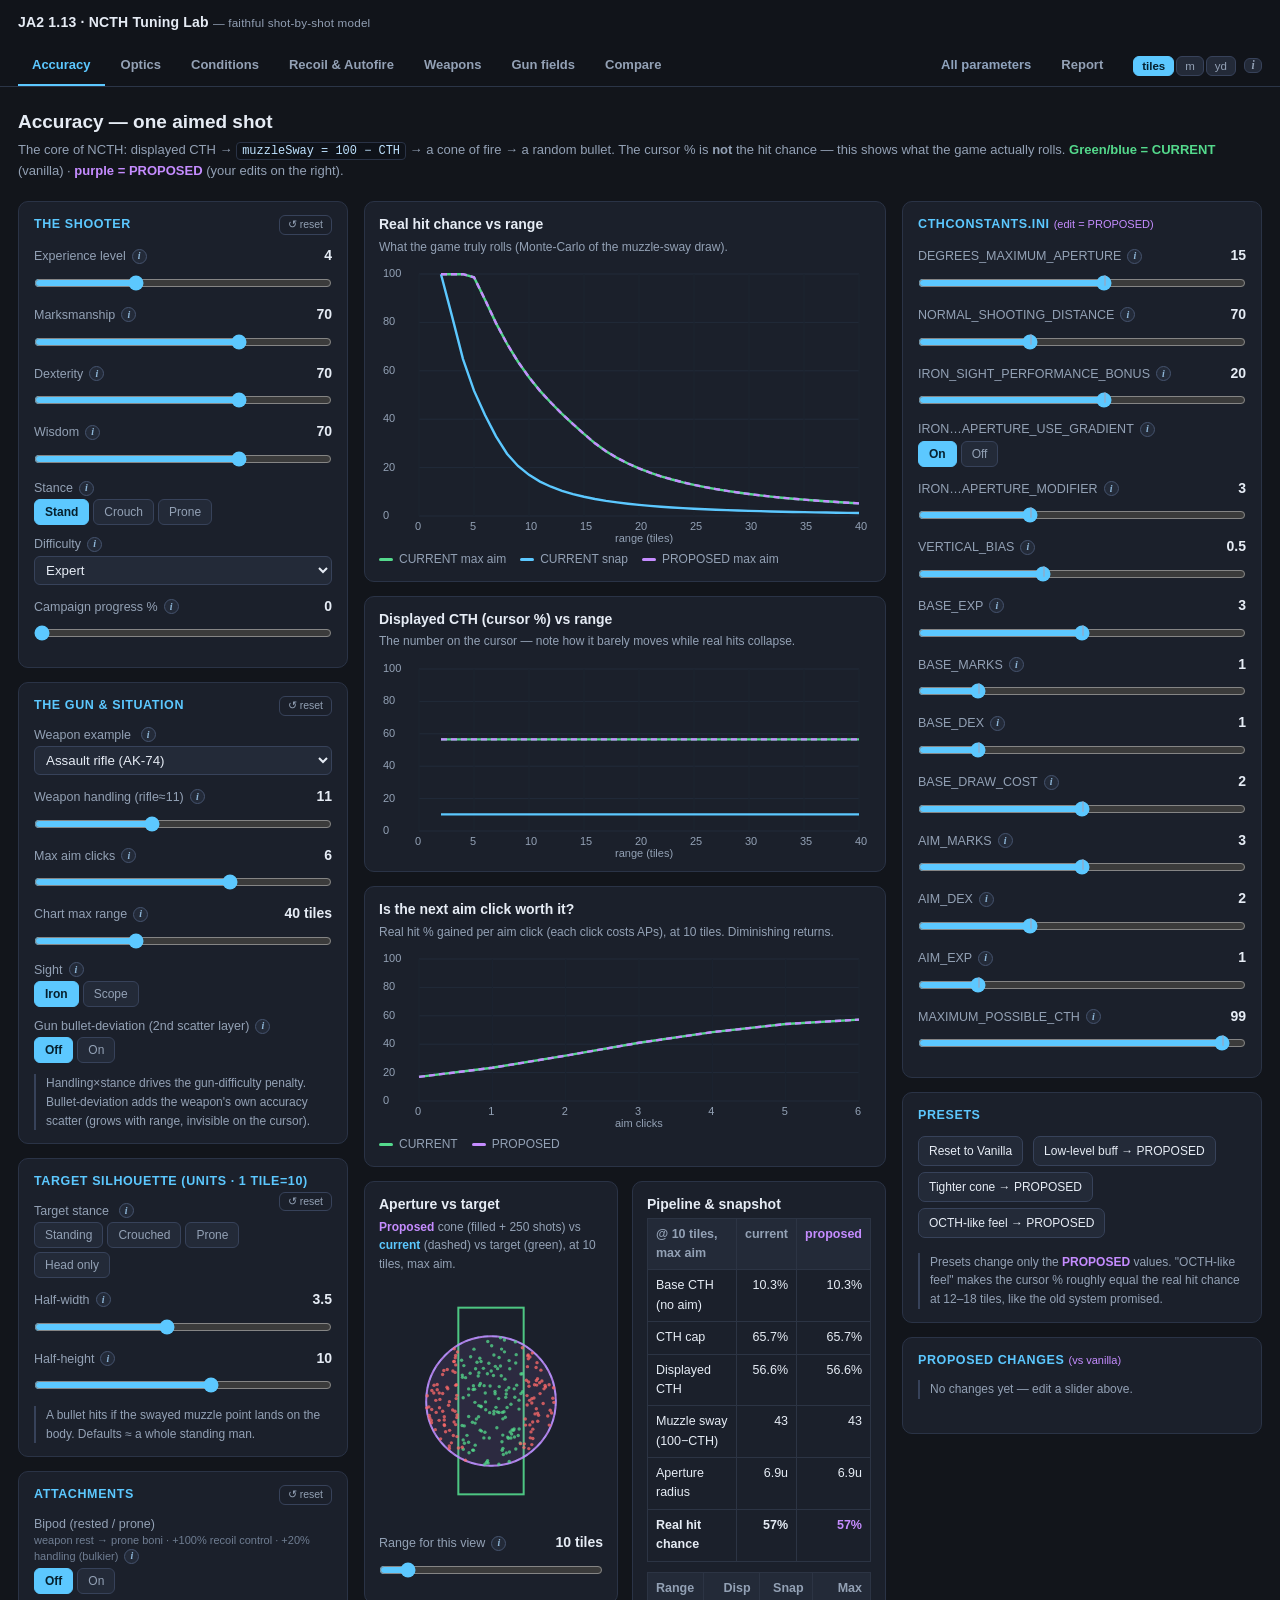
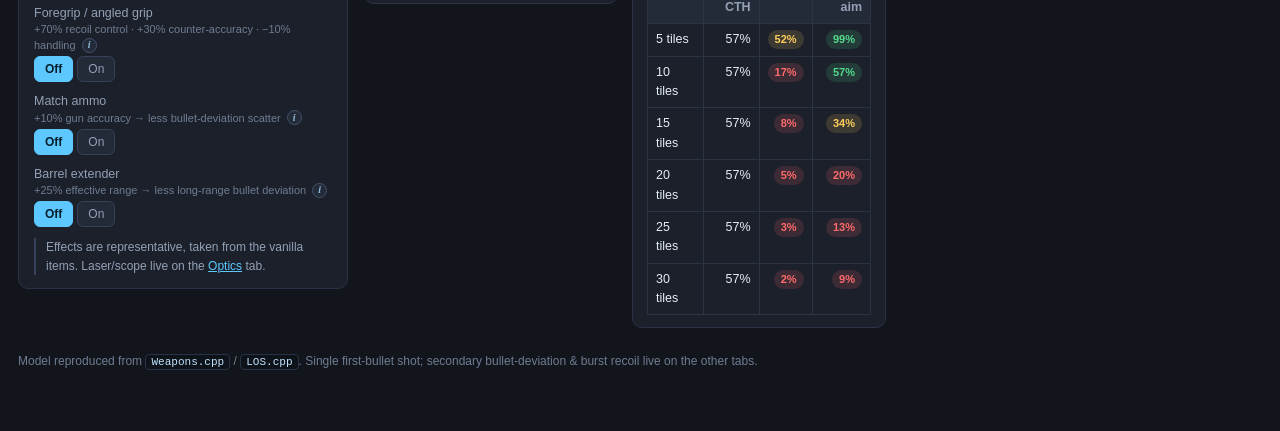
<file: index.html>
<!DOCTYPE html>
<html lang="en"><head>
<meta charset="utf-8"/><meta name="viewport" content="width=device-width, initial-scale=1"/>
<title>NCTH Lab — Accuracy</title>
<link rel="stylesheet" href="assets/style.css"><script src="assets/ncth.js"></script><script src="assets/params.js"></script><script src="assets/cthtemplate.js"></script>
</head><body>
<div id="nav"></div>
<div id="banner"></div>
<div class="intro">
  <h1>Accuracy — one aimed shot</h1>
  <p>The core of NCTH: displayed CTH → <code>muzzleSway = 100 − CTH</code> → a cone of fire → a random bullet. The cursor % is <b>not</b> the hit chance — this shows what the game actually rolls. <b style="color:var(--good)">Green/blue = CURRENT</b> (vanilla) · <b style="color:var(--prop)">purple = PROPOSED</b> (your edits on the right).</p>
</div>
<div class="lab">
  <div class="col" id="c1"></div>
  <div class="col" id="c2"></div>
  <div class="col" id="c3"></div>
</div>
<div class="foot">Model reproduced from <code>Weapons.cpp</code> / <code>LOS.cpp</code>. Single first-bullet shot; secondary bullet-deviation &amp; burst recoil live on the other tabs.</div>
<script>
const N=NCTH, s=N.load();
if(s.aprange===undefined) s.aprange=10;
document.getElementById('nav').innerHTML=N.nav('index.html');

document.getElementById('c1').innerHTML =
  N.shooterCard() +
  `<div class="card"><h2>The Gun &amp; Situation</h2>
    <div class="row"><label>Weapon example ${N.infoBtn('wpn')}</label><select id="wpn">${N.WEAPONS.map((w,i)=>`<option value="${i}">${w.name}</option>`).join('')}</select></div>
    <div class="row"><label>Weapon handling (rifle≈11)</label><span class="val"></span><input data-bind="handling" type="range" min="4" max="22" step="1"></div>
    <div class="row"><label>Max aim clicks</label><span class="val"></span><input data-bind="maxaim" type="range" min="2" max="8" step="1"></div>
    <div class="row"><label>Chart max range</label><span class="val"></span><input data-bind="xmax" type="range" min="20" max="80" step="5" data-dist></div>
    <div class="row"><label>Sight</label><div class="seg" data-seg="sight"><button data-v="iron">Iron</button><button data-v="scope">Scope</button></div></div>
    <div class="row" id="magrow"><label>Scope magnification</label><span class="val"></span><input data-bind="mag" type="range" min="1" max="10" step="0.5" data-fmt="×"></div>
    <div class="row"><label>Gun bullet-deviation (2nd scatter layer)</label><div class="seg" data-seg="bulletdev" data-num><button data-v="0">Off</button><button data-v="1">On</button></div></div>
    <div class="note">Handling×stance drives the gun-difficulty penalty. Bullet-deviation adds the weapon's own accuracy scatter (grows with range, invisible on the cursor).</div>
  </div>
  <div class="card"><h2>Target silhouette (units · 1 tile=10)</h2>
    <div class="row"><label>Target stance ${N.infoBtn('targetstance')}</label><div class="seg" id="tgt">${N.TARGETS.map((t,i)=>`<button data-v="${i}">${t.name}</button>`).join('')}</div></div>
    <div class="row"><label>Half-width</label><span class="val"></span><input data-bind="tw" type="range" min="1.5" max="6" step="0.5"></div>
    <div class="row"><label>Half-height</label><span class="val"></span><input data-bind="th" type="range" min="4" max="14" step="0.5"></div>
    <div class="note">A bullet hits if the swayed muzzle point lands on the body. Defaults ≈ a whole standing man.</div>
  </div>` + N.attachCard();

document.getElementById('c2').innerHTML =
  `<div class="chartbox"><h3>Real hit chance vs range</h3>
    <p class="sub">What the game truly rolls (Monte-Carlo of the muzzle-sway draw).</p>
    <canvas id="hit" height="280"></canvas>
    <div class="legend"><span><i class="swatch" style="background:var(--good)"></i>CURRENT max aim</span>
      <span><i class="swatch" style="background:var(--acc)"></i>CURRENT snap</span>
      <span><i class="swatch" style="background:var(--prop)"></i>PROPOSED max aim</span></div></div>
  <div class="chartbox"><h3>Displayed CTH (cursor %) vs range</h3>
    <p class="sub">The number on the cursor — note how it barely moves while real hits collapse.</p>
    <canvas id="cth" height="200"></canvas></div>
  <div class="chartbox"><h3>Is the next aim click worth it?</h3>
    <p class="sub">Real hit % gained per aim click (each click costs APs), at <span id="apr2">10 tiles</span>. Diminishing returns.</p>
    <canvas id="perap" height="180"></canvas>
    <div class="legend"><span><i class="swatch" style="background:var(--good)"></i>CURRENT</span><span><i class="swatch" style="background:var(--prop)"></i>PROPOSED</span></div></div>
  <div class="lab two" style="padding:0;gap:14px;max-width:none">
    <div class="chartbox"><h3>Aperture vs target</h3>
      <p class="sub"><b style="color:#c58cff">Proposed</b> cone (filled + 250 shots) vs <b style="color:#5cc8ff">current</b> (dashed) vs target (green), at <span id="apr">10 tiles</span>, max aim.<span id="apnote" style="color:var(--warn)"></span></p>
      <canvas id="ap" height="240"></canvas>
      <div class="row"><label>Range for this view</label><span class="val"></span><input data-bind="aprange" type="range" min="2" max="80" step="1" data-dist></div></div>
    <div class="chartbox"><h3>Pipeline &amp; snapshot</h3><table id="pipe"></table><div id="snap" style="margin-top:10px"></div></div>
  </div>`;

const TUNE=[
  {label:'DEGREES_MAXIMUM_APERTURE',bind:'PROP.DEG_APERTURE',min:5,max:22.5,step:.5},
  {label:'NORMAL_SHOOTING_DISTANCE',bind:'PROP.NORMAL_DIST',min:30,max:150,step:5},
  {label:'IRON_SIGHT_PERFORMANCE_BONUS',bind:'PROP.IRON_PERF',min:-20,max:50,step:5},
  {label:'IRON…APERTURE_USE_GRADIENT',bind:'PROP.IRON_GRAD',seg:[[1,'On'],[0,'Off']],num:1},
  {label:'IRON…APERTURE_MODIFIER',bind:'PROP.IRON_MOD',min:2,max:5,step:.25},
  {label:'VERTICAL_BIAS',bind:'PROP.VERT_BIAS',min:.2,max:1,step:.05},
  {label:'BASE_EXP',bind:'PROP.BASE_EXP',min:0,max:6,step:.5},
  {label:'BASE_MARKS',bind:'PROP.BASE_MARKS',min:0,max:6,step:.5},
  {label:'BASE_DEX',bind:'PROP.BASE_DEX',min:0,max:6,step:.5},
  {label:'BASE_DRAW_COST',bind:'PROP.BASE_DRAW',min:0,max:4,step:.25},
  {label:'AIM_MARKS',bind:'PROP.AIM_MARKS',min:0,max:6,step:.5},
  {label:'AIM_DEX',bind:'PROP.AIM_DEX',min:0,max:6,step:.5},
  {label:'AIM_EXP',bind:'PROP.AIM_EXP',min:0,max:6,step:.5},
  {label:'MAXIMUM_POSSIBLE_CTH',bind:'PROP.MAX_CTH',min:80,max:100,step:1},
];
document.getElementById('c3').innerHTML =
  N.tuningCard('CTHConstants.ini', TUNE) +
  `<div class="card presets"><h2>Presets</h2>
    <button id="pv">Reset to Vanilla</button>
    <button id="pb">Low-level buff → PROPOSED</button>
    <button id="pt">Tighter cone → PROPOSED</button>
    <button id="po">OCTH-like feel → PROPOSED</button>
    <div class="note">Presets change only the <b style="color:var(--prop)">PROPOSED</b> values. "OCTH-like feel" makes the cursor % roughly equal the real hit chance at 12–18 tiles, like the old system promised.</div></div>` +
  N.exportCard();

const rng=()=>N.rangeArr(s.xmax);
function ser(C,t,sight){ return rng().map(d=>[d, 100*N.realHit(s,C,d,t,sight,s.mag,C.IRON_GRAD).p]); }
function cthser(C,t){ return rng().map(d=>[d, N.displayedCTH(s,C,t,{dTiles:d,sight:s.sight,mag:s.mag})]); }

function drawAperture(){
  const cv=document.getElementById('ap'); const w=cv.parentElement.clientWidth-28; cv.width=w; cv.style.width=w+'px';
  const ctx=cv.getContext('2d'); ctx.clearRect(0,0,w,cv.height);
  document.getElementById('apr').textContent=N.fmtDist(s.aprange);
  const rC=N.realHit(s,s.CUR,s.aprange,s.maxaim,s.sight,s.mag,s.CUR.IRON_GRAD);
  const rP=N.realHit(s,s.PROP,s.aprange,s.maxaim,s.sight,s.mag,s.PROP.IRON_GRAD);
  const cx=w/2, cy=cv.height/2, vbC=N.vbias(s,s.CUR), vbP=N.vbias(s,s.PROP);
  const why=(s.att&&s.att.bipod)?'bipod rest':(s.stance!=='stand'?s.stance:'');
  const an=document.getElementById('apnote'); if(an) an.textContent = vbP<1 ? ` — cone flattened vertically by ${why} (VERTICAL_BIAS)` : '';
  const scale=Math.min(w,cv.height)/2/Math.max(rC.apR*1.15, rP.apR*1.15, s.th*1.2, 8);
  // target silhouette
  ctx.strokeStyle='rgba(84,217,140,.9)'; ctx.lineWidth=2; ctx.strokeRect(cx-s.tw*scale,cy-s.th*scale,2*s.tw*scale,2*s.th*scale);
  // CURRENT cone — dashed reference outline
  ctx.strokeStyle='rgba(92,200,255,.6)'; ctx.setLineDash([5,4]); ctx.lineWidth=1.5;
  ctx.beginPath(); ctx.ellipse(cx,cy,rC.apR*scale,rC.apR*scale*vbC,0,0,7); ctx.stroke(); ctx.setLineDash([]);
  // PROPOSED cone — filled + sample shots (this is what your edits move)
  ctx.fillStyle='rgba(197,140,255,.10)'; ctx.strokeStyle='rgba(197,140,255,.85)'; ctx.lineWidth=2;
  ctx.beginPath(); ctx.ellipse(cx,cy,rP.apR*scale,rP.apR*scale*vbP,0,0,7); ctx.fill(); ctx.stroke();
  for(let i=0;i<250;i++){ const rr=Math.sqrt(Math.random()),a=Math.random()*2*Math.PI;
    const dx=Math.sin(a)*rr*rP.apR, dy=Math.cos(a)*rr*rP.apR*vbP;
    const hit=(dx*dx)/(s.tw*s.tw)+(dy*dy)/(s.th*s.th)<=1;
    ctx.fillStyle=hit?'#54d98c':'#ff6b6b'; ctx.globalAlpha=.75;
    ctx.beginPath(); ctx.arc(cx+dx*scale,cy+dy*scale,1.7,0,7); ctx.fill(); }
  ctx.globalAlpha=1;
  cv._ap={cx,cy,scale,rC:rC.apR,rP:rP.apR,vbC,vbP};
  if(!cv._tipWired){ cv._tipWired=true;
    cv.addEventListener('mousemove',e=>{ const a=cv._ap; if(!a) return;
      const r=cv.getBoundingClientRect(); if(!r||!r.width) return;
      const px=(e.clientX-r.left)*(cv.width/r.width), py=(e.clientY-r.top)*(cv.height/r.height);
      const ux=(px-a.cx)/a.scale, uy=(py-a.cy)/a.scale;
      const onT=(ux*ux)/(s.tw*s.tw)+(uy*uy)/(s.th*s.th)<=1;
      const inP=a.rP>0 && (ux*ux+(uy/a.vbP)*(uy/a.vbP))<=a.rP*a.rP;
      const inC=a.rC>0 && (ux*ux+(uy/a.vbC)*(uy/a.vbC))<=a.rC*a.rC;
      N.tip(e.clientX,e.clientY,
        `<b>${ux>=0?'+':''}${ux.toFixed(1)} / ${-uy>=0?'+':''}${(-uy).toFixed(1)} units</b> from aim point`+
        `<br>on target silhouette: <b>${onT?'yes':'no'}</b>`+
        `<br>inside cone — <span style="color:#c58cff">proposed</span>: ${inP?'yes':'no'} · <span style="color:#5cc8ff">current</span>: ${inC?'yes':'no'}`+
        `<br>cone radius: <span style="color:#c58cff">${a.rP.toFixed(1)}u</span> / <span style="color:#5cc8ff">${a.rC.toFixed(1)}u</span>`);
    });
    cv.addEventListener('mouseleave',N.hideTip);
  }
  return {rC,rP};
}
function render(){
  document.getElementById('magrow').style.display = s.sight==='scope'?'flex':'none';
  const xst=s.xmax>50?10:5;
  N.lineChart(document.getElementById('hit'),{xmax:s.xmax,xstep:xst,xdist:true,series:[
    {name:'Current · max aim',color:'#54d98c',data:ser(s.CUR,s.maxaim,s.sight)},
    {name:'Current · snap',color:'#5cc8ff',data:ser(s.CUR,0,s.sight)},
    {name:'Proposed · max aim',color:'#c58cff',dash:[6,4],data:ser(s.PROP,s.maxaim,s.sight)},
  ]});
  N.lineChart(document.getElementById('cth'),{xmax:s.xmax,xstep:xst,xdist:true,series:[
    {name:'Current · max aim',color:'#54d98c',data:cthser(s.CUR,s.maxaim)},
    {name:'Current · snap',color:'#5cc8ff',data:cthser(s.CUR,0)},
    {name:'Proposed · max aim',color:'#c58cff',dash:[6,4],data:cthser(s.PROP,s.maxaim)},
  ]});
  const AP=drawAperture();
  const rC=AP.rC, rP=AP.rP, bC=N.displayedCTH(s,s.CUR,0), bP=N.displayedCTH(s,s.PROP,0);
  const capC=Math.min(N.capAttr(s,s.CUR),s.CUR.MAX_CTH), capP=Math.min(N.capAttr(s,s.PROP),s.PROP.MAX_CTH);
  document.getElementById('pipe').innerHTML=
    `<tr><th>@ ${N.fmtDist(s.aprange)}, max aim</th><th>current</th><th style="color:var(--prop)">proposed</th></tr>
     <tr><td>Base CTH (no aim)</td><td>${bC.toFixed(1)}%</td><td>${bP.toFixed(1)}%</td></tr>
     <tr><td>CTH cap</td><td>${capC.toFixed(1)}%</td><td>${capP.toFixed(1)}%</td></tr>
     <tr><td>Displayed CTH</td><td>${rC.cth.toFixed(1)}%</td><td>${rP.cth.toFixed(1)}%</td></tr>
     <tr><td>Muzzle sway (100−CTH)</td><td>${rC.sway.toFixed(0)}</td><td>${rP.sway.toFixed(0)}</td></tr>
     <tr><td>Aperture radius</td><td>${rC.apR.toFixed(1)}u</td><td>${rP.apR.toFixed(1)}u</td></tr>
     <tr><td><b>Real hit chance</b></td><td><b>${(100*rC.p).toFixed(0)}%</b></td><td><b style="color:var(--prop)">${(100*rP.p).toFixed(0)}%</b></td></tr>`;
  let h='<table><tr><th>Range</th><th>Disp CTH</th><th>Snap</th><th>Max aim</th></tr>';
  const snapRows=[...new Set([1,2,3,4,5,6].map(i=>Math.max(5,Math.round(i*s.xmax*0.75/6/5)*5)))];
  snapRows.forEach(d=>{ const a=N.realHit(s,s.CUR,d,s.maxaim,s.sight,s.mag,s.CUR.IRON_GRAD),
    sn=N.realHit(s,s.CUR,d,0,s.sight,s.mag,s.CUR.IRON_GRAD);
    h+=`<tr><td>${N.fmtDist(d)}</td><td>${a.cth.toFixed(0)}%</td><td>${N.pill(100*sn.p)}</td><td>${N.pill(100*a.p)}</td></tr>`; });
  document.getElementById('snap').innerHTML=h+'</table>';
  // hit-per-aim-click chart
  document.getElementById('apr2').textContent=N.fmtDist(s.aprange);
  const perap=(C)=>{ const a=[]; for(let t=0;t<=s.maxaim;t++) a.push([t,100*N.realHit(s,C,s.aprange,t,s.sight,s.mag,C.IRON_GRAD).p]); return a; };
  N.lineChart(document.getElementById('perap'),{xmax:Math.max(2,s.maxaim),xstep:1,xlabel:'aim clicks',series:[
    {name:'Current',color:'#54d98c',data:perap(s.CUR)},{name:'Proposed',color:'#c58cff',dash:[6,4],data:perap(s.PROP)}]});
  document.querySelectorAll('#tgt button').forEach(b=>{ const t=N.TARGETS[+b.dataset.v]; b.classList.toggle('on', t.tw===s.tw && t.th===s.th); });
  N.pageChrome(s,render);
}
const root=document.querySelector('.lab');
N.bind(root, s, render);
// target-stance presets set width/height and sync the sliders
document.querySelectorAll('#tgt button').forEach(b=>{ b.onclick=()=>{ const t=N.TARGETS[+b.dataset.v];
  s.tw=t.tw; s.th=t.th; N.syncControls(root,s); N.save(s); render(); }; });
if(s.wpn===undefined) s.wpn=2;
const wsel=document.getElementById('wpn'); wsel.value=s.wpn;
wsel.onchange=()=>{ s.wpn=+wsel.value; const w=N.WEAPONS[s.wpn]; s.handling=w.handling; s.maxaim=w.maxaim; s.gunRecoil=w.gunRecoil; s.acc=w.acc; s.effRange=w.effRange;
  root.querySelectorAll('[data-bind="handling"],[data-bind="maxaim"]').forEach(el=>{ el.value=el.dataset.bind==='handling'?s.handling:s.maxaim;
    const o=el.parentElement.querySelector('.val'); if(o)o.textContent=el.value; });
  N.save(s); render(); };
function refreshProp(){ N.syncControls(root,s); }
function applyPreset(o){ Object.assign(s.PROP, o); N.save(s); refreshProp(); render(); }
document.getElementById('pv').onclick=()=>N.resetVanilla(s,root,render);
document.getElementById('pb').onclick=()=>applyPreset(Object.assign({},N.DEFAULTS,{IRON_PERF:35,IRON_MOD:2.5,BASE_EXP:2,BASE_MARKS:1.5,BASE_DRAW:1.5}));
document.getElementById('pt').onclick=()=>applyPreset(Object.assign({},N.DEFAULTS,{DEG_APERTURE:11,IRON_PERF:30}));
document.getElementById('po').onclick=()=>applyPreset(Object.assign({},N.DEFAULTS,{IRON_PERF:30,IRON_MOD:2,BASE_EXP:2}));
window.addEventListener('resize',render);
render();
</script>
</body></html>
</file>
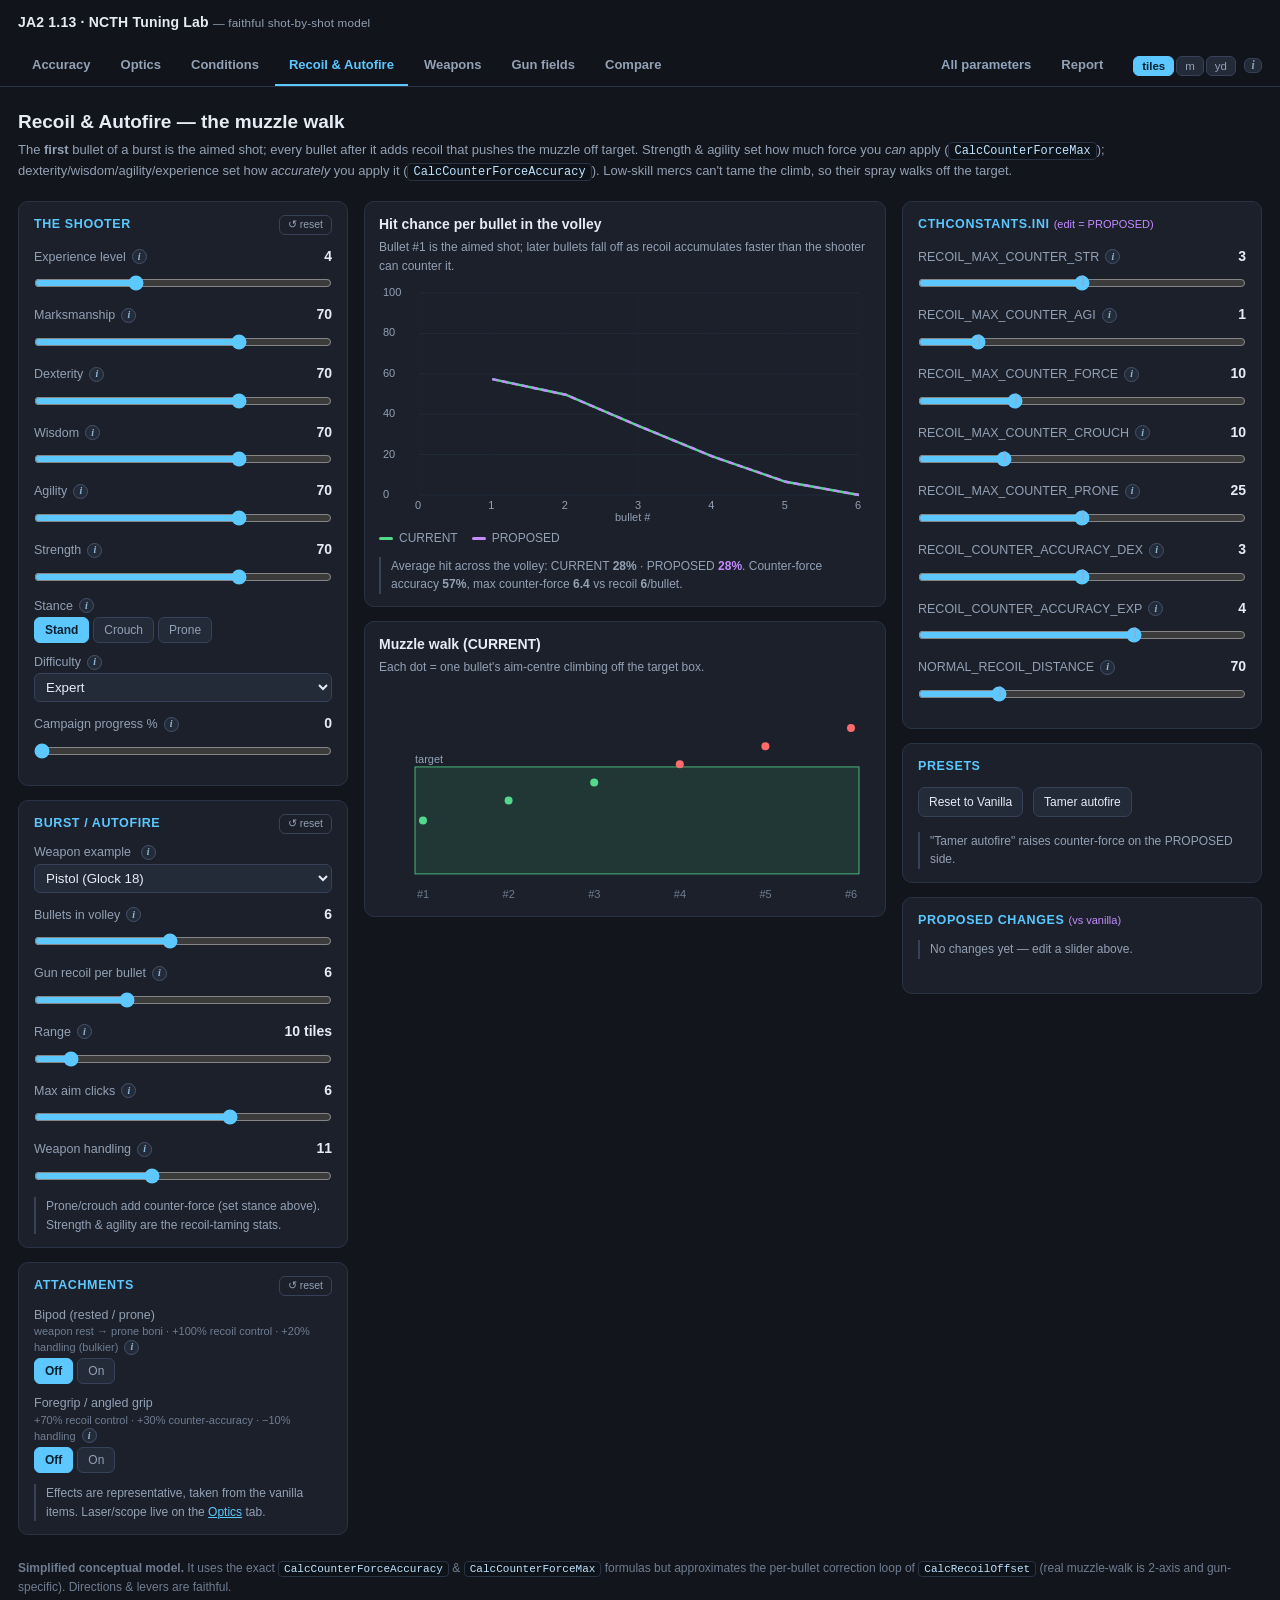
<file: autofire.html>
<!DOCTYPE html>
<html lang="en"><head>
<meta charset="utf-8"/><meta name="viewport" content="width=device-width, initial-scale=1"/>
<title>NCTH Lab — Recoil &amp; Autofire</title>
<link rel="stylesheet" href="assets/style.css"><script src="assets/ncth.js"></script><script src="assets/params.js"></script><script src="assets/cthtemplate.js"></script>
</head><body>
<div id="nav"></div>
<div id="banner"></div>
<div class="intro">
  <h1>Recoil &amp; Autofire — the muzzle walk</h1>
  <p>The <b>first</b> bullet of a burst is the aimed shot; every bullet after it adds recoil that pushes the muzzle off target. Strength &amp; agility set how much force you <i>can</i> apply (<code>CalcCounterForceMax</code>); dexterity/wisdom/agility/experience set how <i>accurately</i> you apply it (<code>CalcCounterForceAccuracy</code>). Low‑skill mercs can't tame the climb, so their spray walks off the target.</p>
</div>
<div class="lab">
  <div class="col" id="c1"></div>
  <div class="col" id="c2"></div>
  <div class="col" id="c3"></div>
</div>
<div class="foot"><b>Simplified conceptual model.</b> It uses the exact <code>CalcCounterForceAccuracy</code> &amp; <code>CalcCounterForceMax</code> formulas but approximates the per‑bullet correction loop of <code>CalcRecoilOffset</code> (real muzzle-walk is 2‑axis and gun-specific). Directions &amp; levers are faithful.</div>
<script>
const N=NCTH, s=N.load();
if(s.aprange===undefined) s.aprange=10;
document.getElementById('nav').innerHTML=N.nav('autofire.html');

document.getElementById('c1').innerHTML = N.shooterCard({extraStats:true}) +
  `<div class="card"><h2>Burst / autofire</h2>
    <div class="row"><label>Weapon example ${N.infoBtn('wpn')}</label>
      <select id="wpn">${N.WEAPONS.map((w,i)=>`<option value="${i}"${w.gunRecoil>0?'':' disabled'}>${w.name}${w.gunRecoil>0?'':' — single fire, no burst'}</option>`).join('')}</select></div>
    <div class="row"><label>Bullets in volley</label><span class="val"></span><input data-bind="bullets" type="range" min="1" max="12" step="1"></div>
    <div class="row"><label>Gun recoil per bullet</label><span class="val"></span><input data-bind="gunRecoil" type="range" min="0" max="20" step="1"></div>
    <div class="row"><label>Range</label><span class="val"></span><input data-bind="aprange" type="range" min="2" max="80" step="1" data-dist></div>
    <div class="row"><label>Max aim clicks</label><span class="val"></span><input data-bind="maxaim" type="range" min="2" max="8" step="1"></div>
    <div class="row"><label>Weapon handling</label><span class="val"></span><input data-bind="handling" type="range" min="4" max="22" step="1"></div>
    <div class="note">Prone/crouch add counter-force (set stance above). Strength &amp; agility are the recoil-taming stats.</div>
  </div>` + N.attachCard(['bipod','foregrip']);

document.getElementById('c2').innerHTML =
  `<div class="chartbox"><h3>Hit chance per bullet in the volley</h3>
    <p class="sub">Bullet #1 is the aimed shot; later bullets fall off as recoil accumulates faster than the shooter can counter it.</p>
    <canvas id="perb" height="240"></canvas>
    <div class="legend"><span><i class="swatch" style="background:var(--good)"></i>CURRENT</span>
      <span><i class="swatch" style="background:var(--prop)"></i>PROPOSED</span></div>
    <div id="sum" class="note"></div></div>
  <div class="chartbox"><h3>Muzzle walk (CURRENT)</h3>
    <p class="sub">Each dot = one bullet's aim-centre climbing off the target box.</p>
    <canvas id="walk" height="220"></canvas></div>`;

const TUNE=[
  {label:'RECOIL_MAX_COUNTER_STR',bind:'PROP.RC_MAX_STR',min:0,max:6,step:.5},
  {label:'RECOIL_MAX_COUNTER_AGI',bind:'PROP.RC_MAX_AGI',min:0,max:6,step:.5},
  {label:'RECOIL_MAX_COUNTER_FORCE',bind:'PROP.RC_MAX_FORCE',min:2,max:30,step:1},
  {label:'RECOIL_MAX_COUNTER_CROUCH',bind:'PROP.RC_MAX_CROUCH',min:0,max:40,step:5},
  {label:'RECOIL_MAX_COUNTER_PRONE',bind:'PROP.RC_MAX_PRONE',min:0,max:50,step:5},
  {label:'RECOIL_COUNTER_ACCURACY_DEX',bind:'PROP.RCA_DEX',min:0,max:6,step:.5},
  {label:'RECOIL_COUNTER_ACCURACY_EXP',bind:'PROP.RCA_EXP',min:0,max:6,step:.5},
  {label:'NORMAL_RECOIL_DISTANCE',bind:'PROP.NORMAL_RECOIL_DIST',min:30,max:200,step:10},
];
document.getElementById('c3').innerHTML = N.tuningCard('CTHConstants.ini', TUNE) +
  `<div class="card presets"><h2>Presets</h2><button id="pv">Reset to Vanilla</button>
    <button id="pc">Tamer autofire</button>
    <div class="note">"Tamer autofire" raises counter-force on the PROPOSED side.</div></div>` +
  N.exportCard();

function perBullet(C){ return N.burst(s,C,s.aprange,s.maxaim,s.sight,s.mag,C.IRON_GRAD); }
function drawWalk(b){
  const cv=document.getElementById('walk'); const w=cv.parentElement.clientWidth-28; cv.width=w; cv.style.width=w+'px';
  const ctx=cv.getContext('2d'), H=cv.height; ctx.clearRect(0,0,w,H);
  const maxOff=Math.max(s.th*1.5, ...b.rows.map(r=>Math.abs(r.offY)))||10;
  const scaleY=(H*0.42)/maxOff, cyc=H*0.62, cx0=44, cxN=w-20;
  // target band
  ctx.fillStyle='rgba(84,217,140,.12)'; ctx.strokeStyle='rgba(84,217,140,.8)';
  ctx.fillRect(cx0-8,cyc-s.th*scaleY,cxN-cx0+16,2*s.th*scaleY); ctx.strokeRect(cx0-8,cyc-s.th*scaleY,cxN-cx0+16,2*s.th*scaleY);
  ctx.fillStyle='#93a1b5'; ctx.font='11px sans-serif'; ctx.fillText('target',cx0-8,cyc-s.th*scaleY-4);
  const pts=[];
  b.rows.forEach((r,i)=>{ const x=cx0+(b.rows.length>1?(cxN-cx0)*i/(b.rows.length-1):0), y=cyc-r.offY*scaleY;
    const inb=Math.abs(r.offY)<=s.th; ctx.fillStyle=inb?'#54d98c':'#ff6b6b';
    ctx.beginPath(); ctx.arc(x,y,4,0,7); ctx.fill();
    ctx.fillStyle='#6f7d92'; ctx.fillText('#'+(i+1),x-6,H-6);
    pts.push({x,y,i:i+1,offY:r.offY,p:r.p}); });
  cv._walk=pts;
  if(!cv._tipWired){ cv._tipWired=true;
    cv.addEventListener('mousemove',e=>{ const P=cv._walk; if(!P) return;
      const r=cv.getBoundingClientRect(); if(!r||!r.width) return;
      const mx=(e.clientX-r.left)*(cv.width/r.width), my=(e.clientY-r.top)*(cv.height/r.height);
      let bp=null,bd=1e9; P.forEach(pt=>{ const d=(pt.x-mx)*(pt.x-mx)+(pt.y-my)*(pt.y-my); if(d<bd){bd=d;bp=pt;} });
      if(bp && bd<=20*20) N.tip(e.clientX,e.clientY,
        `<b>Bullet #${bp.i}</b><br>vertical offset: <b>${bp.offY>=0?'+':''}${bp.offY.toFixed(1)}u</b>`+
        `<br>hit chance: <b>${(100*bp.p).toFixed(0)}%</b>`);
      else N.hideTip();
    });
    cv.addEventListener('mouseleave',N.hideTip);
  }
}
function render(){
  const bC=perBullet(s.CUR), bP=perBullet(s.PROP);
  N.lineChart(document.getElementById('perb'),{xmax:Math.max(2,s.bullets),xstep:1,xlabel:'bullet #',series:[
    {name:'Current',color:'#54d98c',data:bC.rows.map(r=>[r.i,100*r.p])},
    {name:'Proposed',color:'#c58cff',dash:[6,4],data:bP.rows.map(r=>[r.i,100*r.p])},
  ]});
  drawWalk(bC);
  document.getElementById('sum').innerHTML =
    (s.gunRecoil<=0?`<span style="color:var(--warn)">⚠ <b>${(s.wpn!==undefined&&N.WEAPONS[s.wpn])?N.WEAPONS[s.wpn].name:'This gun'}</b> is single-fire (<code>bRecoilX/Y = 0</code> in Weapons.xml) — it cannot burst, so every bullet flies like the aimed first shot and the chart is flat. <a href="#" id="fixgun">Load the AK-74</a>, or pick a gun in the “Burst / autofire” panel on the left (MP5 ≈ 6, AK-74 ≈ 7, Glock-18 ≈ 13).</span><br>`:'')+
    `Average hit across the volley: CURRENT <b>${(100*bC.avg).toFixed(0)}%</b> · PROPOSED <b style="color:var(--prop)">${(100*bP.avg).toFixed(0)}%</b>. `+
    `Counter-force accuracy <b>${N.cfAccuracy(s,s.CUR).toFixed(0)}%</b>, max counter-force <b>${N.cfMax(s,s.CUR).toFixed(1)}</b> vs recoil <b>${s.gunRecoil}</b>/bullet.`;
  const fg=document.getElementById('fixgun');
  if(fg) fg.onclick=(e)=>{ e.preventDefault();
    const i=N.WEAPONS.findIndex(w=>w.name.indexOf('AK-74')>=0), w=N.WEAPONS[i];
    s.wpn=i; s.handling=w.handling; s.maxaim=w.maxaim; s.gunRecoil=w.gunRecoil; s.acc=w.acc; s.effRange=w.effRange;
    N.save(s); N.syncControls(root,s);
    const ws=document.getElementById('wpn'); if(ws) ws.value=i;
    render(); };
  N.pageChrome(s,render);
}
const root=document.querySelector('.lab');
N.bind(root,s,render);
const wsel=document.getElementById('wpn');
if(s.wpn!==undefined&&N.WEAPONS[s.wpn]) wsel.value=s.wpn;   // show which gun's stats are loaded (even if single-fire)
wsel.onchange=()=>{ const i=+wsel.value; if(!(i>=0)) return; const w=N.WEAPONS[i];
  s.wpn=i; s.handling=w.handling; s.maxaim=w.maxaim; s.gunRecoil=w.gunRecoil; s.acc=w.acc; s.effRange=w.effRange;
  N.save(s); N.syncControls(root,s); render(); };
function refreshProp(){ N.syncControls(root,s); }
document.getElementById('pv').onclick=()=>N.resetVanilla(s,root,render);
document.getElementById('pc').onclick=()=>{ Object.assign(s.PROP,{RC_MAX_FORCE:16,RC_MAX_STR:3.5,RCA_DEX:4}); N.save(s); refreshProp(); render(); };
window.addEventListener('resize',render);
render();
</script>
</body></html>
</file>
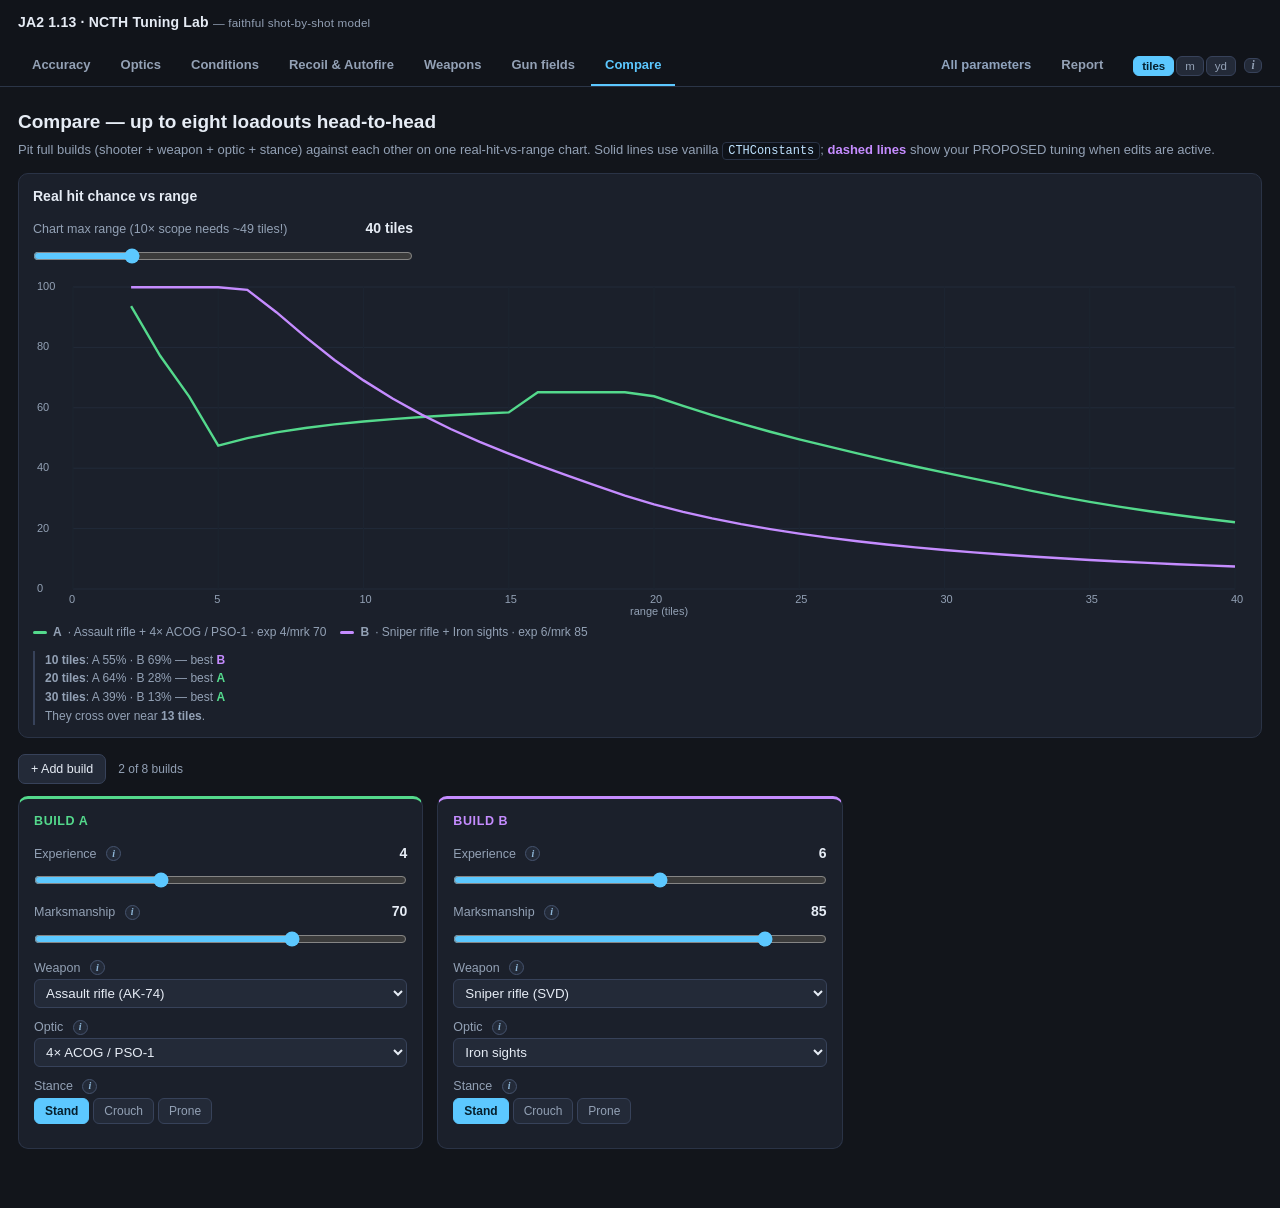
<file: compare.html>
<!DOCTYPE html>
<html lang="en"><head>
<meta charset="utf-8"/><meta name="viewport" content="width=device-width, initial-scale=1"/>
<title>NCTH Lab — Compare</title>
<link rel="stylesheet" href="assets/style.css"><script src="assets/ncth.js"></script><script src="assets/params.js"></script>
<style>
  .cwrap{max-width:1400px;margin:0 auto;padding:8px 18px 60px}
  .bgrid{display:grid;grid-template-columns:repeat(auto-fill,minmax(310px,1fr));gap:14px;margin-top:12px}
  .bgrid .card{position:relative}
  .bdel{position:absolute;top:10px;right:12px;background:none;border:1px solid #37425a;color:var(--mut);
    border-radius:6px;padding:1px 8px;cursor:pointer;font-size:12px}
  .bdel:hover{border-color:var(--bad);color:var(--bad)}
  .addbar{display:flex;gap:12px;align-items:center;margin-top:16px}
  .addbar button{background:var(--panel2);border:1px solid #37425a;color:var(--ink);border-radius:7px;padding:7px 12px;cursor:pointer;font-size:12.5px}
  .addbar button:hover{border-color:var(--acc)}
  .addbar button:disabled{opacity:.4;cursor:default}
  .addbar span{color:var(--mut);font-size:12px}
</style>
</head><body>
<div id="nav"></div>
<div id="banner"></div>
<div class="intro">
  <h1>Compare — up to eight loadouts head‑to‑head</h1>
  <p>Pit full builds (shooter + weapon + optic + stance) against each other on one real‑hit‑vs‑range chart. Solid lines use vanilla <code>CTHConstants</code>; <b style="color:var(--prop)">dashed lines</b> show your PROPOSED tuning when edits are active.</p>
</div>
<div class="cwrap">
  <div class="chartbox"><h3>Real hit chance vs range</h3>
    <div class="row" style="max-width:380px"><label>Chart max range (10× scope needs ~49 tiles!)</label><span class="val" id="xmv"></span><input id="xm" type="range" min="20" max="100" step="5"></div>
    <canvas id="hit" height="340"></canvas>
    <div class="legend" id="clg"></div>
    <div id="cross" class="note"></div></div>
  <div class="addbar">
    <button id="addb">+ Add build</button>
    <span id="bcount"></span>
  </div>
  <div class="bgrid" id="builds"></div>
</div>
<script>
const N=NCTH, S=N.load();
document.getElementById('nav').innerHTML=N.nav('compare.html');
const KEY='ncth-compare-v1', MAXB=8, LET='ABCDEFGH';
const COLORS=['#54d98c','#c58cff','#5cc8ff','#ffcf5c','#ff8f6b','#6be8e0','#f78fb3','#d9e07a'];
let B; try{ B=JSON.parse(localStorage.getItem(KEY)); }catch(e){}
if(B && B.a && !B.builds) B={builds:[B.a,B.b],xmax:B.xmax||40};       // migrate old two-build shape
if(!B || !Array.isArray(B.builds) || B.builds.length<2)
  B={builds:[{exp:4,marks:70,stance:'stand',wpn:2,scope:4},{exp:6,marks:85,stance:'stand',wpn:6,scope:0}],xmax:40};
if(!B.xmax) B.xmax=40;
function saveB(){ try{ localStorage.setItem(KEY,JSON.stringify(B)); }catch(e){} }

function card(idx,b){
  const color=COLORS[idx];
  const wopt=N.WEAPONS.map((w,i)=>`<option value="${i}">${w.name}</option>`).join('');
  const sopt=N.SCOPES.map((sc,i)=>`<option value="${i}">${sc.name}</option>`).join('');
  return `<div class="card" style="border-top:3px solid ${color}">
    ${B.builds.length>2?`<button class="bdel" data-del="${idx}" title="Remove this build">×</button>`:''}
    <h2 style="color:${color}">Build ${LET[idx]}</h2>
    <div class="row"><label>Experience ${N.infoBtn('exp')}</label><span class="val">${b.exp}</span><input data-b="${idx}" data-k="exp" type="range" min="1" max="10" step="1" value="${b.exp}"></div>
    <div class="row"><label>Marksmanship ${N.infoBtn('marks')}</label><span class="val">${b.marks}</span><input data-b="${idx}" data-k="marks" type="range" min="0" max="100" step="1" value="${b.marks}"></div>
    <div class="row"><label>Weapon ${N.infoBtn('wpn')}</label><select data-b="${idx}" data-k="wpn">${wopt}</select></div>
    <div class="row"><label>Optic ${N.infoBtn('scope')}</label><select data-b="${idx}" data-k="scope">${sopt}</select></div>
    <div class="row"><label>Stance ${N.infoBtn('stance')}</label><div class="seg" data-b="${idx}" data-k="stance">
      <button data-v="stand">Stand</button><button data-v="crouch">Crouch</button><button data-v="prone">Prone</button></div></div>
  </div>`;
}
function buildShooter(b){ const sh=N.freshState(), w=N.WEAPONS[b.wpn], sc=N.SCOPES[b.scope];
  Object.assign(sh,{exp:b.exp,marks:b.marks,dex:70,wis:70,agi:70,str:70,stance:b.stance,
    handling:w.handling,maxaim:w.maxaim,gunRecoil:w.gunRecoil,acc:w.acc,effRange:w.effRange,sight:sc.sight,mag:sc.mag});
  return sh; }
function label(b){ return `${N.WEAPONS[b.wpn].name.split(' (')[0]} + ${N.SCOPES[b.scope].name} · exp ${b.exp}/mrk ${b.marks}`; }

const rngArr=()=>N.rangeArr(B.xmax);
function line(b,C){ C=C||N.DEFAULTS; const sh=buildShooter(b);
  return rngArr().map(d=>[d,100*N.realHit(sh,C,d,sh.maxaim,sh.sight,sh.mag,C.IRON_GRAD).p]); }

function render(){
  document.getElementById('builds').innerHTML=B.builds.map((b,i)=>card(i,b)).join('');
  document.getElementById('bcount').textContent=`${B.builds.length} of ${MAXB} builds`;
  const ab=document.getElementById('addb'); ab.disabled=B.builds.length>=MAXB;
  ab.onclick=()=>{ if(B.builds.length<MAXB){ B.builds.push(Object.assign({},B.builds[B.builds.length-1])); saveB(); render(); } };
  const xm=document.getElementById('xm');
  if(!xm._wired){ xm._wired=true;
    xm.oninput=()=>{ B.xmax=+xm.value; document.getElementById('xmv').textContent=N.fmtDist(B.xmax); saveB(); draw(); }; }
  xm.value=B.xmax; document.getElementById('xmv').textContent=N.fmtDist(B.xmax);
  document.querySelectorAll('#builds [data-del]').forEach(el=>{ el.onclick=()=>{ B.builds.splice(+el.dataset.del,1); saveB(); render(); }; });
  document.querySelectorAll('#builds [data-b]').forEach(el=>{ const b=B.builds[+el.dataset.b], k=el.dataset.k;
    if(el.tagName==='SELECT'){ el.value=b[k]; el.onchange=()=>{ b[k]=+el.value; saveB(); render(); }; }
    else if(el.type==='range'){ el.oninput=()=>{ b[k]=+el.value; el.parentElement.querySelector('.val').textContent=el.value; saveB(); draw(); }; }
    else if(el.classList.contains('seg')){ el.querySelectorAll('button').forEach(btn=>{ btn.classList.toggle('on',btn.dataset.v===b[k]);
      btn.onclick=()=>{ b[k]=btn.dataset.v; saveB(); render(); }; }); } });
  draw();
}
function draw(){
  const hasProp=N.iniDiff(S).length>0;
  const lines=B.builds.map(b=>line(b));
  const series=B.builds.map((b,i)=>({name:`${LET[i]} · ${label(b)}`,color:COLORS[i],data:lines[i]}));
  if(hasProp) B.builds.forEach((b,i)=>series.push({name:`${LET[i]} · proposed tuning`,color:COLORS[i],dash:[5,4],w:1.7,data:line(b,S.PROP)}));
  N.lineChart(document.getElementById('hit'),{xmax:B.xmax,xstep:B.xmax>50?10:5,xdist:true,series});
  document.getElementById('clg').innerHTML=B.builds.map((b,i)=>
    `<span><i class="swatch" style="background:${COLORS[i]}"></i><b>${LET[i]}</b> · ${label(b)}</span>`).join('');
  // checkpoint readout: values + best build at ¼ / ½ / ¾ of the range
  const q=[.25,.5,.75].map(f=>Math.round(B.xmax*f));
  const near=(li,d)=>{ let p=li[0]; li.forEach(x=>{ if(Math.abs(x[0]-d)<Math.abs(p[0]-d)) p=x; }); return p; };
  const parts=q.map(d=>{
    const vals=lines.map(li=>near(li,d)[1]);
    let bi=0; vals.forEach((v,i)=>{ if(v>vals[bi]) bi=i; });
    return `<b>${N.fmtDist(d)}</b>: ${vals.map((v,i)=>`${LET[i]} ${v.toFixed(0)}%`).join(' · ')} — best <b style="color:${COLORS[bi]}">${LET[bi]}</b>`;
  });
  let cross='';
  if(B.builds.length===2){
    const cs=[]; for(let i=1;i<lines[0].length;i++){ const d0=lines[0][i-1][1]-lines[1][i-1][1], d1=lines[0][i][1]-lines[1][i][1];
      if((d0<0)!==(d1<0)) cs.push(lines[0][i][0]); }
    if(cs.length) cross=`<br>They cross over near <b>${cs.map(c=>N.fmtDist(c)).join(', ')}</b>.`;
  }
  document.getElementById('cross').innerHTML=parts.join('<br>')+cross;
  N.pageChrome(S,draw);
}
render();
</script>
</body></html>
</file>
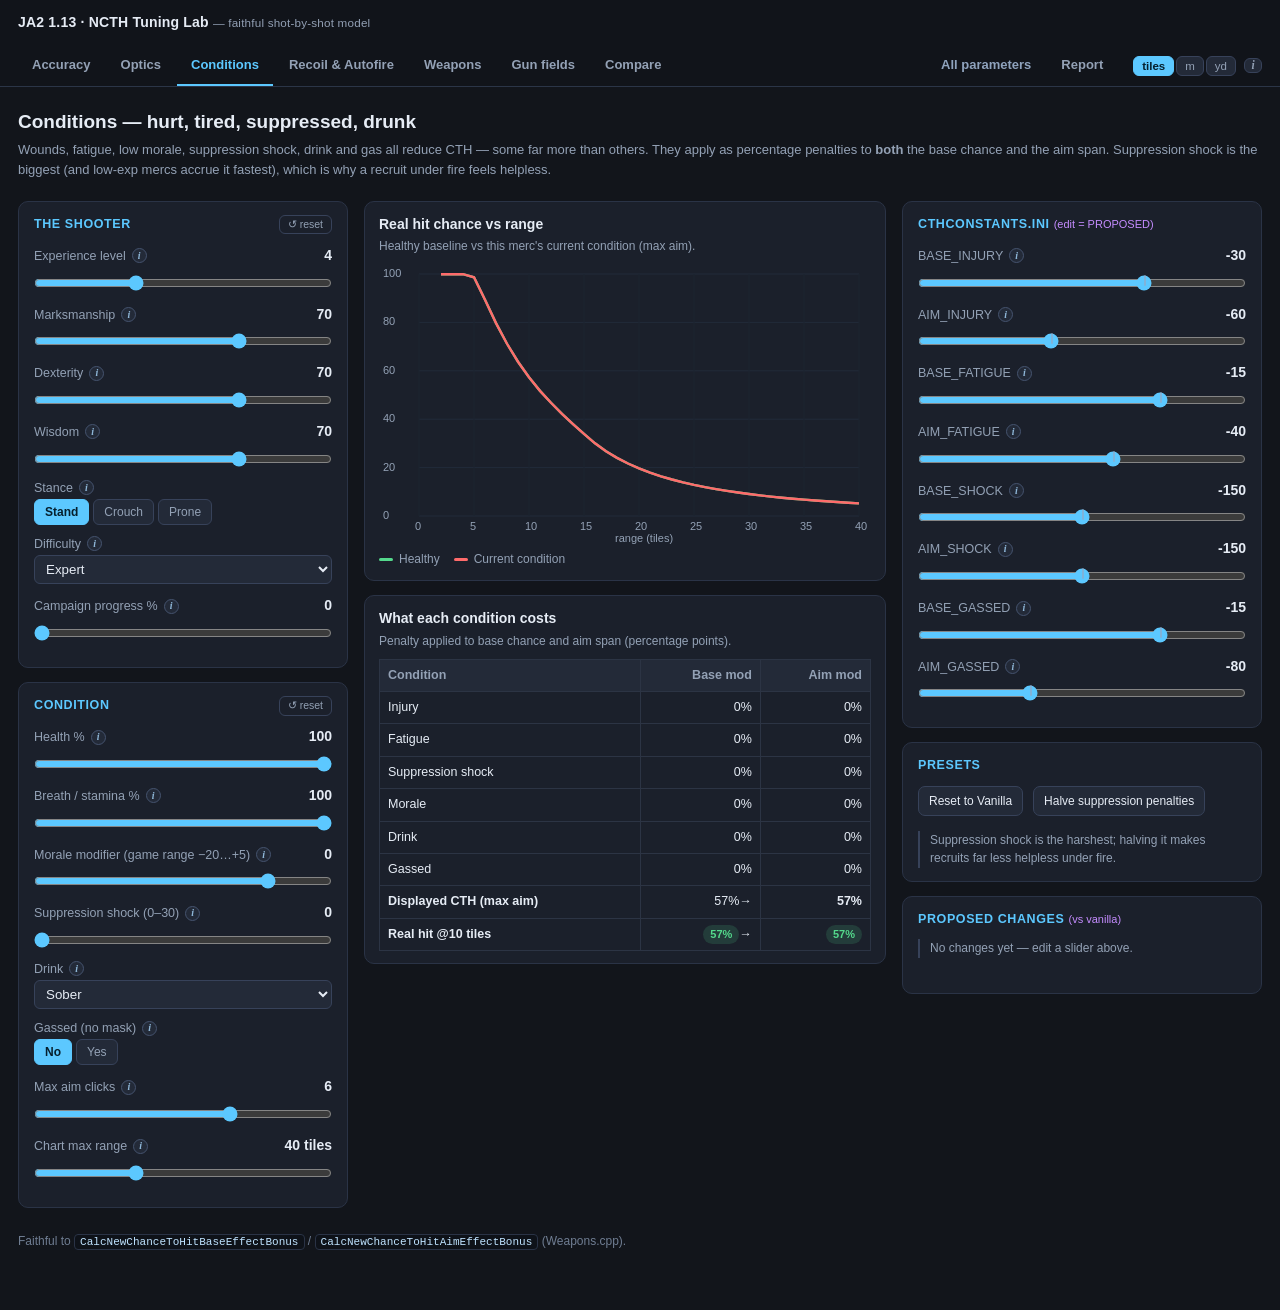
<file: conditions.html>
<!DOCTYPE html>
<html lang="en"><head>
<meta charset="utf-8"/><meta name="viewport" content="width=device-width, initial-scale=1"/>
<title>NCTH Lab — Conditions</title>
<link rel="stylesheet" href="assets/style.css"><script src="assets/ncth.js"></script><script src="assets/params.js"></script><script src="assets/cthtemplate.js"></script>
</head><body>
<div id="nav"></div>
<div id="banner"></div>
<div class="intro">
  <h1>Conditions — hurt, tired, suppressed, drunk</h1>
  <p>Wounds, fatigue, low morale, suppression shock, drink and gas all reduce CTH — some far more than others. They apply as percentage penalties to <b>both</b> the base chance and the aim span. Suppression shock is the biggest (and low‑exp mercs accrue it fastest), which is why a recruit under fire feels helpless.</p>
</div>
<div class="lab">
  <div class="col" id="c1"></div>
  <div class="col" id="c2"></div>
  <div class="col" id="c3"></div>
</div>
<div class="foot">Faithful to <code>CalcNewChanceToHitBaseEffectBonus</code> / <code>CalcNewChanceToHitAimEffectBonus</code> (Weapons.cpp).</div>
<script>
const N=NCTH, s=N.load();
document.getElementById('nav').innerHTML=N.nav('conditions.html');
const BASE_DRUNK=[-5,-20,-50,-10], AIM_DRUNK=[-10,-40,-90,-15];

document.getElementById('c1').innerHTML = N.shooterCard() +
  `<div class="card"><h2>Condition</h2>
    <div class="row"><label>Health %</label><span class="val"></span><input data-bind="health" type="range" min="10" max="100" step="5"></div>
    <div class="row"><label>Breath / stamina %</label><span class="val"></span><input data-bind="breath" type="range" min="0" max="100" step="5"></div>
    <div class="row"><label>Morale modifier (game range −20…+5)</label><span class="val"></span><input data-bind="morale" type="range" min="-20" max="5" step="1"></div>
    <div class="row"><label>Suppression shock (0–30)</label><span class="val"></span><input data-bind="shock" type="range" min="0" max="30" step="1"></div>
    <div class="row"><label>Drink</label><select data-bind="drunk" data-num>
      <option value="0">Sober</option><option value="1">Tipsy</option><option value="2">Drunk</option><option value="3">Wasted</option><option value="4">Hungover</option></select></div>
    <div class="row"><label>Gassed (no mask)</label><div class="seg" data-seg="gassed" data-num><button data-v="0">No</button><button data-v="1">Yes</button></div></div>
    <div class="row"><label>Max aim clicks</label><span class="val"></span><input data-bind="maxaim" type="range" min="2" max="8" step="1"></div>
    <div class="row"><label>Chart max range</label><span class="val"></span><input data-bind="xmax" type="range" min="20" max="80" step="5" data-dist></div>
  </div>`;

document.getElementById('c2').innerHTML =
  `<div class="chartbox"><h3>Real hit chance vs range</h3>
    <p class="sub">Healthy baseline vs this merc's current condition (max aim).</p>
    <canvas id="hit" height="280"></canvas>
    <div class="legend" id="clg"></div></div>
  <div class="chartbox"><h3>What each condition costs</h3>
    <p class="sub">Penalty applied to base chance and aim span (percentage points).</p>
    <table id="brk"></table></div>`;

const TUNE=[
  {label:'BASE_INJURY',bind:'PROP.BASE_INJURY',min:-100,max:0,step:5},
  {label:'AIM_INJURY',bind:'PROP.AIM_INJURY',min:-100,max:0,step:5},
  {label:'BASE_FATIGUE',bind:'PROP.BASE_FATIGUE',min:-60,max:0,step:5},
  {label:'AIM_FATIGUE',bind:'PROP.AIM_FATIGUE',min:-100,max:0,step:5},
  {label:'BASE_SHOCK',bind:'PROP.BASE_SHOCK',min:-300,max:0,step:10},
  {label:'AIM_SHOCK',bind:'PROP.AIM_SHOCK',min:-300,max:0,step:10},
  {label:'BASE_GASSED',bind:'PROP.BASE_GASSED',min:-60,max:0,step:5},
  {label:'AIM_GASSED',bind:'PROP.AIM_GASSED',min:-120,max:0,step:5},
];
document.getElementById('c3').innerHTML = N.tuningCard('CTHConstants.ini', TUNE) +
  `<div class="card presets"><h2>Presets</h2><button id="pv">Reset to Vanilla</button>
    <button id="ph">Halve suppression penalties</button>
    <div class="note">Suppression shock is the harshest; halving it makes recruits far less helpless under fire.</div></div>` +
  N.exportCard();

const rngArr=()=>N.rangeArr(s.xmax);
const healthy=()=>Object.assign({},s,{health:100,breath:100,morale:0,shock:0,drunk:0,gassed:0});
function render(){
  const C=s.CUR, hs=healthy();
  const rng=rngArr(), xst=s.xmax>50?10:5, hasProp=N.iniDiff(s).length>0;
  const series=[
    {name:'Healthy',color:'#54d98c',data:rng.map(d=>[d,100*N.realHit(hs,C,d,s.maxaim,s.sight,s.mag,C.IRON_GRAD).p])},
    {name:'Current condition',color:'#ff6b6b',data:rng.map(d=>[d,100*N.realHit(s,C,d,s.maxaim,s.sight,s.mag,C.IRON_GRAD).p])},
  ];
  if(hasProp) series.push({name:'Current condition (proposed tuning)',color:'#c58cff',dash:[6,4],data:rng.map(d=>[d,100*N.realHit(s,s.PROP,d,s.maxaim,s.sight,s.mag,s.PROP.IRON_GRAD).p])});
  N.lineChart(document.getElementById('hit'),{xmax:s.xmax,xstep:xst,xdist:true,series});
  document.getElementById('clg').innerHTML='<span><i class="swatch" style="background:var(--good)"></i>Healthy</span>'+
    '<span><i class="swatch" style="background:var(--bad)"></i>Current condition</span>'+
    (hasProp?'<span><i class="swatch" style="background:var(--prop)"></i>Current condition · proposed tuning</span>':'');
  const rows=[
    ['Injury', C.BASE_INJURY*(100-s.health)/100, C.AIM_INJURY*(100-s.health)/100],
    ['Fatigue', C.BASE_FATIGUE*(100-s.breath)/100, C.AIM_FATIGUE*(100-s.breath)/100],
    ['Suppression shock', C.BASE_SHOCK*s.shock/30, C.AIM_SHOCK*s.shock/30],
    ['Morale', s.morale>0?C.BASE_HIMORALE*s.morale:C.BASE_LOMORALE*(-s.morale), s.morale>0?C.AIM_HIMORALE*s.morale:C.AIM_LOMORALE*(-s.morale)],
    ['Drink', s.drunk?BASE_DRUNK[s.drunk-1]:0, s.drunk?AIM_DRUNK[s.drunk-1]:0],
    ['Gassed', s.gassed?C.BASE_GASSED:0, s.gassed?C.AIM_GASSED:0],
  ];
  let h='<tr><th>Condition</th><th>Base mod</th><th>Aim mod</th></tr>';
  rows.forEach(r=>{ const cls=v=>v<-0.5?'style="color:var(--bad)"':(v>0.5?'style="color:var(--good)"':'');
    h+=`<tr><td>${r[0]}</td><td ${cls(r[1])}>${r[1].toFixed(0)}%</td><td ${cls(r[2])}>${r[2].toFixed(0)}%</td></tr>`; });
  const cthH=N.displayedCTH(hs,C,s.maxaim), cthN=N.displayedCTH(s,C,s.maxaim);
  const rH=N.realHit(hs,C,10,s.maxaim,s.sight,s.mag,C.IRON_GRAD).p, rN=N.realHit(s,C,10,s.maxaim,s.sight,s.mag,C.IRON_GRAD).p;
  h+=`<tr><td><b>Displayed CTH (max aim)</b></td><td>${cthH.toFixed(0)}%→</td><td><b>${cthN.toFixed(0)}%</b></td></tr>`;
  h+=`<tr><td><b>Real hit @10 tiles</b></td><td>${N.pill(100*rH)}→</td><td><b>${N.pill(100*rN)}</b></td></tr>`;
  document.getElementById('brk').innerHTML=h;
  N.pageChrome(s,render);
}
const root=document.querySelector('.lab');
N.bind(root,s,render);
function refreshProp(){ N.syncControls(root,s); }
document.getElementById('pv').onclick=()=>N.resetVanilla(s,root,render);
document.getElementById('ph').onclick=()=>{ Object.assign(s.PROP,{BASE_SHOCK:-75,AIM_SHOCK:-75}); N.save(s); refreshProp(); render(); };
window.addEventListener('resize',render);
render();
</script>
</body></html>
</file>
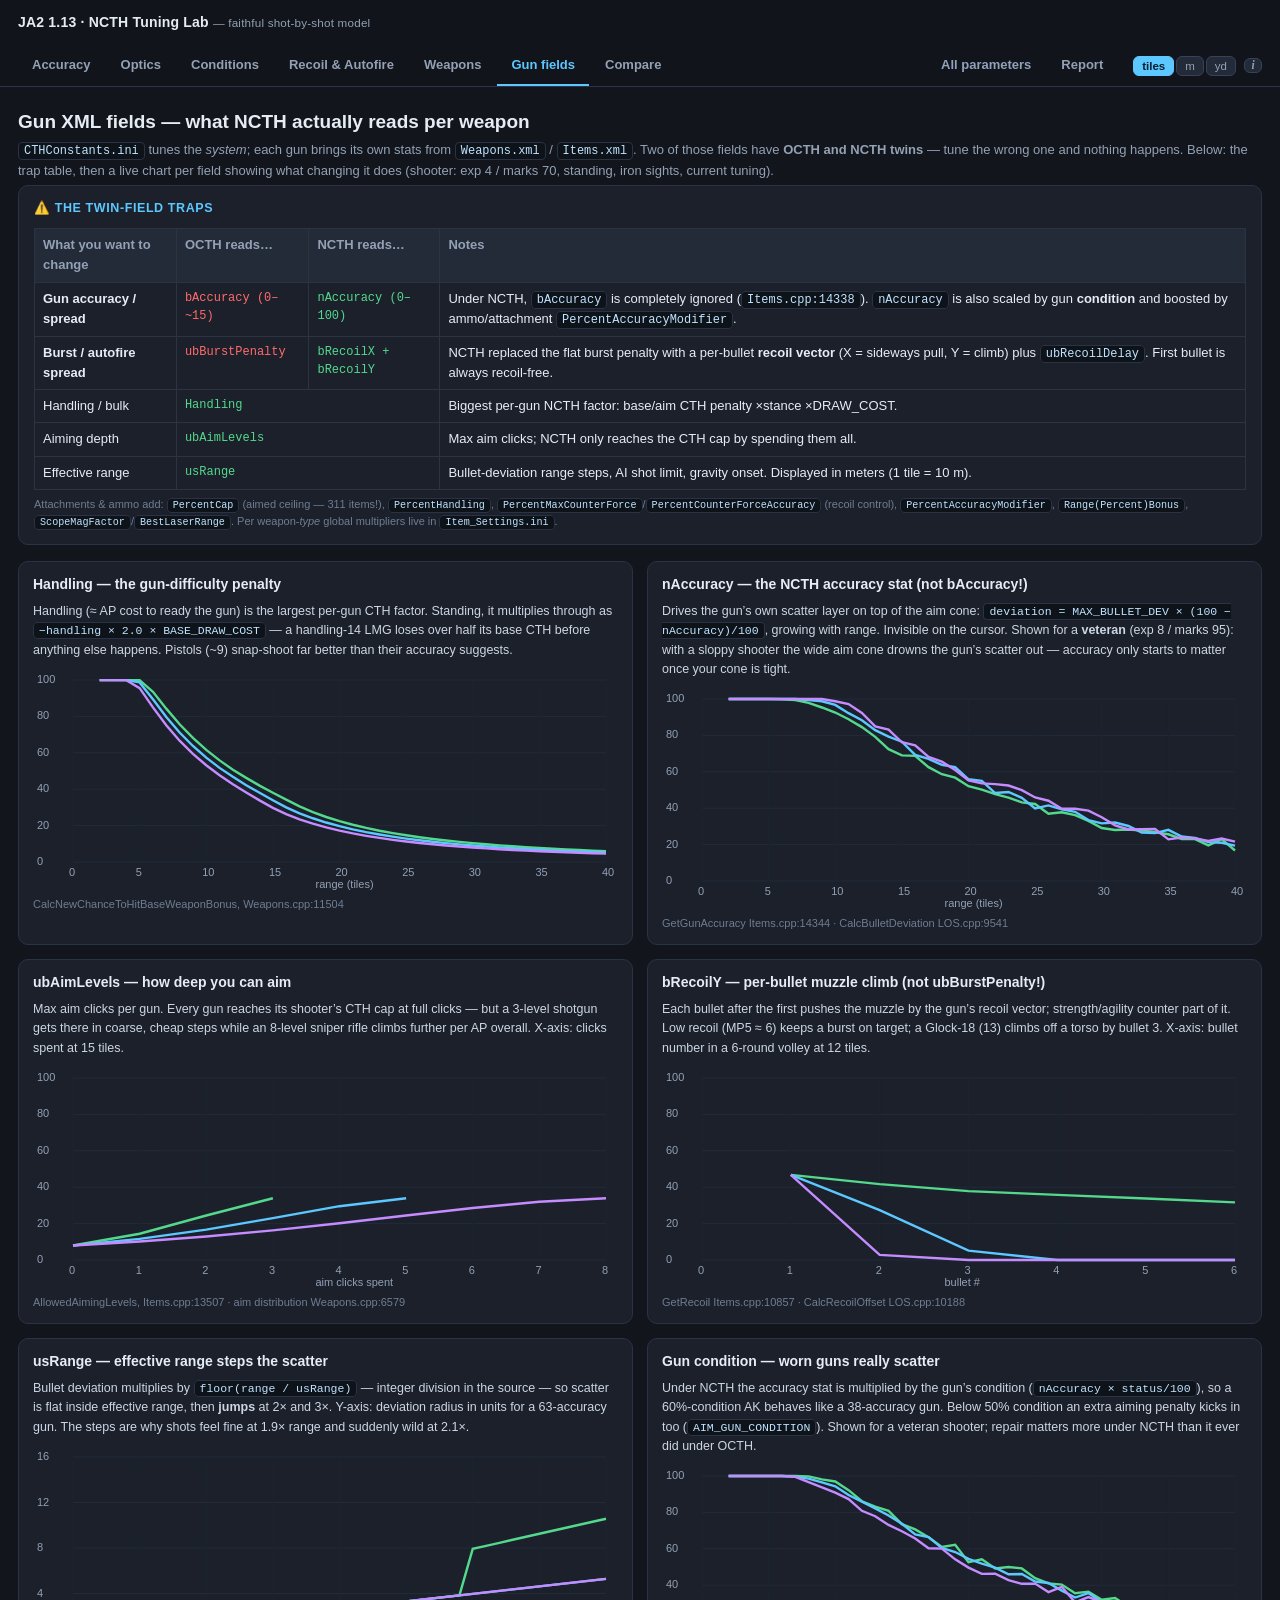
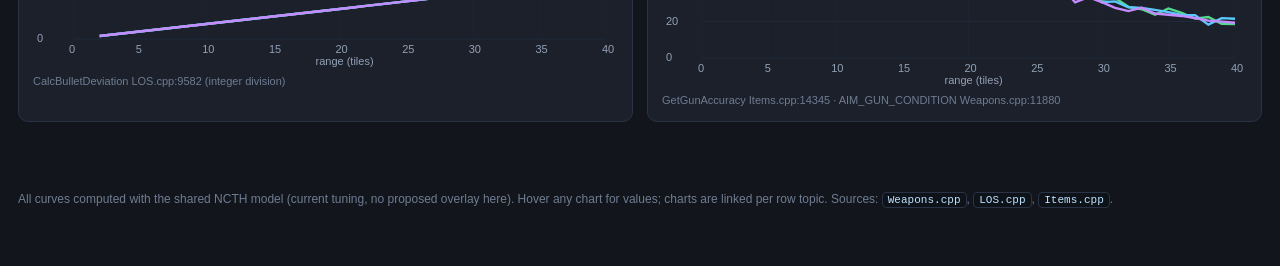
<file: fields.html>
<!DOCTYPE html>
<html lang="en"><head>
<meta charset="utf-8"/><meta name="viewport" content="width=device-width, initial-scale=1"/>
<title>NCTH Lab — Gun XML fields</title>
<link rel="stylesheet" href="assets/style.css"><script src="assets/ncth.js"></script><script src="assets/params.js"></script>
<style>
  .fgrid{display:grid;grid-template-columns:repeat(2,minmax(0,1fr));gap:14px;max-width:1500px;margin:0 auto;padding:0 18px 60px}
  @media(max-width:900px){.fgrid{grid-template-columns:1fr}}
  .fgrid .chartbox p{font-size:12.5px;color:#cdd6e4;line-height:1.55;margin:6px 0 10px}
  .trap{max-width:1500px;margin:0 auto 16px;padding:0 18px}
  .trap table{font-size:13px}
  .trap td:first-child,.trap th:first-child{text-align:left}
  .trap td,.trap th{text-align:left}
  .trap .octh{color:var(--bad);font-family:ui-monospace,Menlo,monospace;font-size:12px}
  .trap .ncth{color:var(--good);font-family:ui-monospace,Menlo,monospace;font-size:12px}
  .warn{background:rgba(255,107,107,.08);border-left:3px solid var(--bad);padding:8px 12px;border-radius:0 8px 8px 0;font-size:12.5px;color:#f0c8c8;margin:10px 0}
  .src{color:#6f7d92;font-size:11px;margin-top:6px}
</style>
</head><body>
<div id="nav"></div>
<div id="banner"></div>
<div class="intro">
  <h1>Gun XML fields — what NCTH actually reads per weapon</h1>
  <p><code>CTHConstants.ini</code> tunes the <i>system</i>; each gun brings its own stats from <code>Weapons.xml</code> / <code>Items.xml</code>. Two of those fields have <b>OCTH and NCTH twins</b> — tune the wrong one and nothing happens. Below: the trap table, then a live chart per field showing what changing it does (shooter: exp <span id="shx"></span> / marks <span id="shm"></span>, standing, iron sights, current tuning).</p>
</div>

<div class="trap"><div class="card">
  <h2>⚠️ The twin-field traps</h2>
  <table>
    <tr><th>What you want to change</th><th>OCTH reads…</th><th>NCTH reads…</th><th>Notes</th></tr>
    <tr><td><b>Gun accuracy / spread</b></td><td class="octh">bAccuracy (0–~15)</td><td class="ncth">nAccuracy (0–100)</td>
      <td>Under NCTH, <code>bAccuracy</code> is completely ignored (<code>Items.cpp:14338</code>). <code>nAccuracy</code> is also scaled by gun <b>condition</b> and boosted by ammo/attachment <code>PercentAccuracyModifier</code>.</td></tr>
    <tr><td><b>Burst / autofire spread</b></td><td class="octh">ubBurstPenalty</td><td class="ncth">bRecoilX + bRecoilY</td>
      <td>NCTH replaced the flat burst penalty with a per-bullet <b>recoil vector</b> (X = sideways pull, Y = climb) plus <code>ubRecoilDelay</code>. First bullet is always recoil-free.</td></tr>
    <tr><td>Handling / bulk</td><td colspan="2" class="ncth">Handling</td><td>Biggest per-gun NCTH factor: base/aim CTH penalty ×stance ×DRAW_COST.</td></tr>
    <tr><td>Aiming depth</td><td colspan="2" class="ncth">ubAimLevels</td><td>Max aim clicks; NCTH only reaches the CTH cap by spending them all.</td></tr>
    <tr><td>Effective range</td><td colspan="2" class="ncth">usRange</td><td>Bullet-deviation range steps, AI shot limit, gravity onset. Displayed in meters (1 tile = 10 m).</td></tr>
  </table>
  <div class="src">Attachments &amp; ammo add: <code>PercentCap</code> (aimed ceiling — 311 items!), <code>PercentHandling</code>, <code>PercentMaxCounterForce</code>/<code>PercentCounterForceAccuracy</code> (recoil control), <code>PercentAccuracyModifier</code>, <code>Range(Percent)Bonus</code>, <code>ScopeMagFactor</code>/<code>BestLaserRange</code>. Per weapon-<i>type</i> global multipliers live in <code>Item_Settings.ini</code>.</div>
</div></div>

<div class="fgrid" id="grid"></div>
<div class="foot">All curves computed with the shared NCTH model (current tuning, no proposed overlay here). Hover any chart for values; charts are linked per row topic. Sources: <code>Weapons.cpp</code>, <code>LOS.cpp</code>, <code>Items.cpp</code>.</div>
<script>
const N=NCTH, s=N.load();
document.getElementById('nav').innerHTML=N.nav('fields.html');
function showBan(){ document.getElementById('banner').innerHTML=N.banner(s); N.wireBannerReset(s,showBan); }
showBan();
document.getElementById('shx').textContent=s.exp; document.getElementById('shm').textContent=s.marks;
const C=s.CUR, COLS=['#54d98c','#5cc8ff','#c58cff'];
const AK={handling:11,maxaim:4,acc:63,effRange:330,gunRecoil:7};
const SHARP={exp:8,marks:95,dex:90,wis:85};   // veteran — tight cone, so gun-level scatter becomes visible
function mk(over){ return Object.assign({},s,{stance:'stand',sight:'iron',mag:1},AK,over); }
const rng=[]; for(let d=2;d<=40;d++) rng.push(d);
function hitCurve(sw,t,dev){ return rng.map(d=>{
  const cth=N.displayedCTH(sw,C,t,{dTiles:d,sight:'iron',mag:1});
  const apR=N.aperture(d*N.CELL,100-cth,C,sw,'iron',1,C.IRON_GRAD);
  const devR=dev? N.bulletDevRadius(sw,C,d*N.CELL):0;
  return [d,100*N.hitProb(apR,C,sw,0,900,devR)]; }); }

const CARDS=[
 {t:'Handling — the gun-difficulty penalty', id:'f_h',
  p:'Handling (≈ AP cost to ready the gun) is the largest per-gun CTH factor. Standing, it multiplies through as <code>−handling × 2.0 × BASE_DRAW_COST</code> — a handling-14 LMG loses over half its base CTH before anything else happens. Pistols (~9) snap-shoot far better than their accuracy suggests.',
  src:'CalcNewChanceToHitBaseWeaponBonus, Weapons.cpp:11504',
  draw:cv=>N.lineChart(cv,{xmax:40,xdist:true,series:[8,11,14].map((h,i)=>({name:'Handling '+h,color:COLS[i],data:hitCurve(mk({handling:h}),AK.maxaim,false)}))})},
 {t:'nAccuracy — the NCTH accuracy stat (not bAccuracy!)', id:'f_a',
  p:'Drives the gun’s own scatter layer on top of the aim cone: <code>deviation = MAX_BULLET_DEV × (100 − nAccuracy)/100</code>, growing with range. Invisible on the cursor. Shown for a <b>veteran</b> (exp 8 / marks 95): with a sloppy shooter the wide aim cone drowns the gun’s scatter out — accuracy only starts to matter once your cone is tight.',
  src:'GetGunAccuracy Items.cpp:14344 · CalcBulletDeviation LOS.cpp:9541',
  draw:cv=>N.lineChart(cv,{xmax:40,xdist:true,series:[30,60,90].map((a,i)=>({name:'nAccuracy '+a,color:COLS[i],data:hitCurve(mk(Object.assign({},SHARP,{acc:a,bulletdev:1})),AK.maxaim,true)}))})},
 {t:'ubAimLevels — how deep you can aim', id:'f_l',
  p:'Max aim clicks per gun. Every gun reaches its shooter’s CTH cap at full clicks — but a 3-level shotgun gets there in coarse, cheap steps while an 8-level sniper rifle climbs further per AP overall. X-axis: clicks spent at 15 tiles.',
  src:'AllowedAimingLevels, Items.cpp:13507 · aim distribution Weapons.cpp:6579',
  draw:cv=>{ const seriess=[3,5,8].map((L,i)=>{ const sw=mk({maxaim:L}); const a=[];
      for(let t=0;t<=L;t++){ const cth=N.displayedCTH(sw,C,t,{dTiles:15,sight:'iron',mag:1});
        const apR=N.aperture(150,100-cth,C,sw,'iron',1,C.IRON_GRAD);
        a.push([t,100*N.hitProb(apR,C,sw,0,900,0)]); }
      return {name:L+' aim levels',color:COLS[i],data:a}; });
    N.lineChart(cv,{xmax:8,xstep:1,xlabel:'aim clicks spent',series:seriess}); }},
 {t:'bRecoilY — per-bullet muzzle climb (not ubBurstPenalty!)', id:'f_r',
  p:'Each bullet after the first pushes the muzzle by the gun’s recoil vector; strength/agility counter part of it. Low recoil (MP5 ≈ 6) keeps a burst on target; a Glock-18 (13) climbs off a torso by bullet 3. X-axis: bullet number in a 6-round volley at 12 tiles.',
  src:'GetRecoil Items.cpp:10857 · CalcRecoilOffset LOS.cpp:10188',
  draw:cv=>{ const seriess=[4,8,13].map((r,i)=>{ const sw=mk({gunRecoil:r,bullets:6});
      const b=N.burst(sw,C,12,AK.maxaim,'iron',1,C.IRON_GRAD);
      return {name:'RecoilY '+r,color:COLS[i],data:b.rows.map(x=>[x.i,100*x.p])}; });
    N.lineChart(cv,{xmax:6,xstep:1,xlabel:'bullet #',series:seriess}); }},
 {t:'usRange — effective range steps the scatter', id:'f_g',
  p:'Bullet deviation multiplies by <code>floor(range / usRange)</code> — integer division in the source — so scatter is flat inside effective range, then <b>jumps</b> at 2× and 3×. Y-axis: deviation radius in units for a 63-accuracy gun. The steps are why shots feel fine at 1.9× range and suddenly wild at 2.1×.',
  src:'CalcBulletDeviation LOS.cpp:9582 (integer division)',
  draw:cv=>{ const seriess=[[150,'usRange 150 (15t)'],[330,'usRange 330 (33t)'],[630,'usRange 630 (63t)']].map((e,i)=>({
      name:e[1],color:COLS[i],data:rng.map(d=>[d, N.bulletDevRadius(mk({effRange:e[0],bulletdev:1}),C,d*N.CELL)])}));
    N.lineChart(cv,{xmax:40,xdist:true,ymax:16,ystep:4,unit:'u',dec:1,series:seriess}); }},
 {t:'Gun condition — worn guns really scatter', id:'f_c',
  p:'Under NCTH the accuracy stat is multiplied by the gun’s condition (<code>nAccuracy × status/100</code>), so a 60%-condition AK behaves like a 38-accuracy gun. Below 50% condition an extra aiming penalty kicks in too (<code>AIM_GUN_CONDITION</code>). Shown for a veteran shooter; repair matters more under NCTH than it ever did under OCTH.',
  src:'GetGunAccuracy Items.cpp:14345 · AIM_GUN_CONDITION Weapons.cpp:11880',
  draw:cv=>N.lineChart(cv,{xmax:40,xdist:true,series:[100,70,40].map((st,i)=>({name:'Condition '+st+'%',color:COLS[i],
      data:hitCurve(mk(Object.assign({},SHARP,{acc:Math.round(AK.acc*st/100),bulletdev:1})),AK.maxaim,true)}))})},
];
document.getElementById('grid').innerHTML=CARDS.map(c=>
  `<div class="chartbox"><h3>${c.t}</h3><p>${c.p}</p><canvas id="${c.id}" height="220"></canvas><div class="src">${c.src}</div></div>`).join('');
function render(){ CARDS.forEach(c=>c.draw(document.getElementById(c.id))); }
window.addEventListener('resize',render);
render();
</script>
</body></html>
</file>
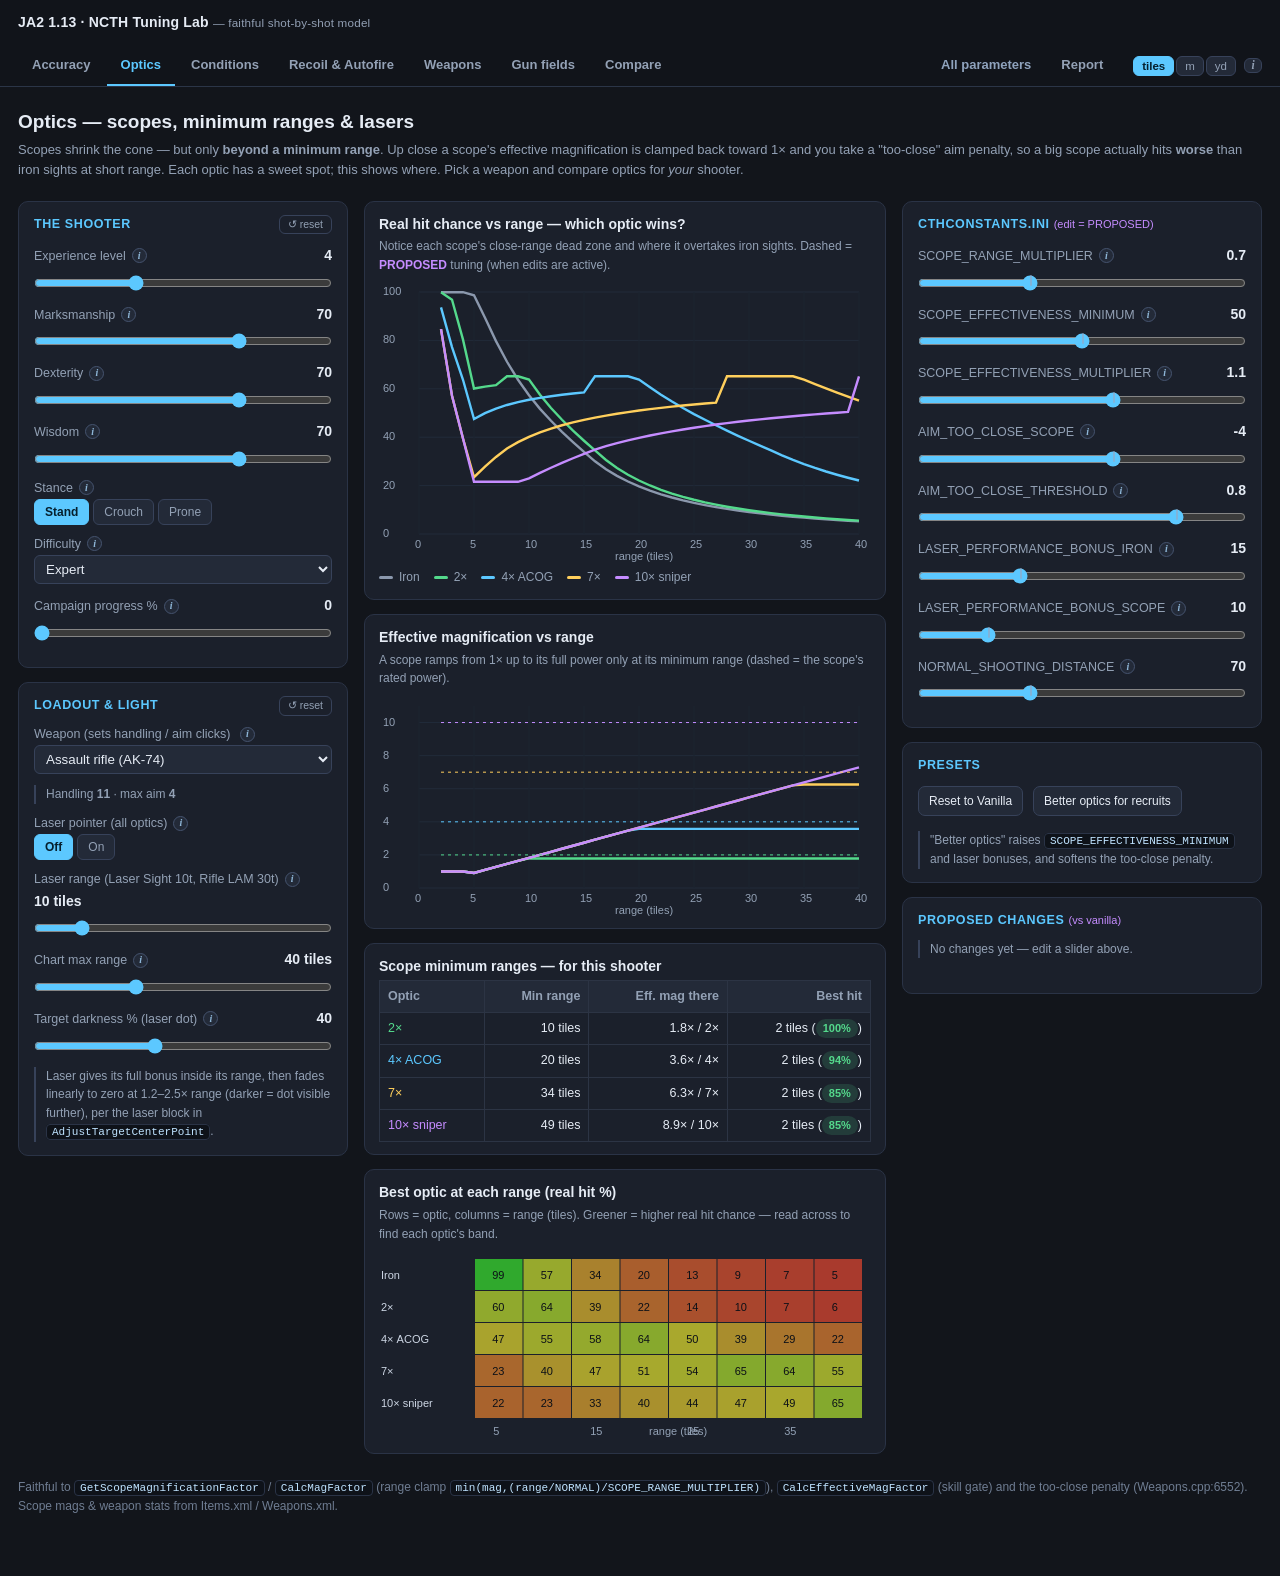
<file: optics.html>
<!DOCTYPE html>
<html lang="en"><head>
<meta charset="utf-8"/><meta name="viewport" content="width=device-width, initial-scale=1"/>
<title>NCTH Lab — Optics</title>
<link rel="stylesheet" href="assets/style.css"><script src="assets/ncth.js"></script><script src="assets/params.js"></script><script src="assets/cthtemplate.js"></script>
</head><body>
<div id="nav"></div>
<div id="banner"></div>
<div class="intro">
  <h1>Optics — scopes, minimum ranges &amp; lasers</h1>
  <p>Scopes shrink the cone — but only <b>beyond a minimum range</b>. Up close a scope's effective magnification is clamped back toward 1× and you take a "too‑close" aim penalty, so a big scope actually hits <b>worse</b> than iron sights at short range. Each optic has a sweet spot; this shows where. Pick a weapon and compare optics for <i>your</i> shooter.</p>
</div>
<div class="lab">
  <div class="col" id="c1"></div>
  <div class="col" id="c2"></div>
  <div class="col" id="c3"></div>
</div>
<div class="foot">Faithful to <code>GetScopeMagnificationFactor</code> / <code>CalcMagFactor</code> (range clamp <code>min(mag,(range/NORMAL)/SCOPE_RANGE_MULTIPLIER)</code>), <code>CalcEffectiveMagFactor</code> (skill gate) and the too‑close penalty (Weapons.cpp:6552). Scope mags &amp; weapon stats from Items.xml / Weapons.xml.</div>
<script>
const N=NCTH, s=N.load();
if(s.laser===undefined) s.laser=0;
if(s.dark===undefined) s.dark=40;
if(s.wpn===undefined) s.wpn=2;   // AK-74 by default
document.getElementById('nav').innerHTML=N.nav('optics.html');
const SC=[{n:'Iron',sight:'iron',mag:1,c:'#8b98ad'},{n:'2×',sight:'scope',mag:2,c:'#54d98c'},
  {n:'4× ACOG',sight:'scope',mag:4,c:'#5cc8ff'},{n:'7×',sight:'scope',mag:7,c:'#ffcf5c'},
  {n:'10× sniper',sight:'scope',mag:10,c:'#c58cff'}];

document.getElementById('c1').innerHTML = N.shooterCard() +
  `<div class="card"><h2>Loadout &amp; light</h2>
    <div class="row"><label>Weapon (sets handling / aim clicks) ${N.infoBtn('wpn')}</label>
      <select id="wpn">${N.WEAPONS.map((w,i)=>`<option value="${i}">${w.name}</option>`).join('')}</select></div>
    <div id="wnote" class="note"></div>
    <div class="row"><label>Laser pointer (all optics)</label><div class="seg" data-seg="laser" data-num><button data-v="0">Off</button><button data-v="1">On</button></div></div>
    <div class="row"><label>Laser range (Laser Sight 10t, Rifle LAM 30t)</label><span class="val"></span><input data-bind="laserRange" type="range" min="5" max="40" step="1" data-dist></div>
    <div class="row"><label>Chart max range</label><span class="val"></span><input data-bind="xmax" type="range" min="20" max="80" step="5" data-dist></div>
    <div class="row"><label>Target darkness % (laser dot)</label><span class="val"></span><input data-bind="dark" type="range" min="0" max="100" step="5"></div>
    <div class="note">Laser gives its full bonus inside its range, then fades linearly to zero at 1.2–2.5× range (darker = dot visible further), per the laser block in <code>AdjustTargetCenterPoint</code>.</div>
  </div>`;

document.getElementById('c2').innerHTML =
  `<div class="chartbox"><h3>Real hit chance vs range — which optic wins?</h3>
    <p class="sub">Notice each scope's close-range dead zone and where it overtakes iron sights. Dashed = <b style="color:var(--prop)">PROPOSED</b> tuning (when edits are active).</p>
    <canvas id="hit" height="280"></canvas>
    <div class="legend" id="leg"></div></div>
  <div class="chartbox"><h3>Effective magnification vs range</h3>
    <p class="sub">A scope ramps from 1× up to its full power only at its minimum range (dashed = the scope's rated power).</p>
    <canvas id="mag" height="220"></canvas></div>
  <div class="chartbox"><h3>Scope minimum ranges — for this shooter</h3>
    <table id="tbl"></table></div>
  <div class="chartbox"><h3>Best optic at each range (real hit %)</h3>
    <p class="sub">Rows = optic, columns = range (tiles). Greener = higher real hit chance — read across to find each optic's band.</p>
    <canvas id="heat" height="190"></canvas></div>`;

const TUNE=[
  {label:'SCOPE_RANGE_MULTIPLIER',bind:'PROP.SCOPE_RANGE_MULT',min:.3,max:1.5,step:.05},
  {label:'SCOPE_EFFECTIVENESS_MINIMUM',bind:'PROP.SCOPE_EFF_MIN',min:0,max:100,step:5},
  {label:'SCOPE_EFFECTIVENESS_MULTIPLIER',bind:'PROP.SCOPE_EFF_MULT',min:.5,max:1.5,step:.05},
  {label:'AIM_TOO_CLOSE_SCOPE',bind:'PROP.AIM_TOO_CLOSE',min:-10,max:0,step:.5},
  {label:'AIM_TOO_CLOSE_THRESHOLD',bind:'PROP.AIM_TOO_CLOSE_THRESH',min:0,max:1,step:.05},
  {label:'LASER_PERFORMANCE_BONUS_IRON',bind:'PROP.LASER_IRON',min:0,max:50,step:5},
  {label:'LASER_PERFORMANCE_BONUS_SCOPE',bind:'PROP.LASER_SCOPE',min:0,max:50,step:5},
  {label:'NORMAL_SHOOTING_DISTANCE',bind:'PROP.NORMAL_DIST',min:30,max:150,step:5},
];
document.getElementById('c3').innerHTML = N.tuningCard('CTHConstants.ini', TUNE) +
  `<div class="card presets"><h2>Presets</h2><button id="pv">Reset to Vanilla</button>
    <button id="pl">Better optics for recruits</button>
    <div class="note">"Better optics" raises <code>SCOPE_EFFECTIVENESS_MINIMUM</code> and laser bonuses, and softens the too-close penalty.</div></div>` +
  N.exportCard();
document.getElementById('leg').innerHTML=SC.map(o=>`<span><i class="swatch" style="background:${o.c}"></i>${o.n}</span>`).join('');

const rngArr=()=>N.rangeArr(s.xmax);
let rng=rngArr();
function laserMul(C,sight,dTiles){ if(!s.laser) return 1;
  const b=sight==='scope'?C.LASER_SCOPE:C.LASER_IRON, bright=s.dark/100, lr=s.laserRange||10;
  // C++ (LOS.cpp:8643-78): full bonus inside laser range, linear falloff to a light-extended max range
  const maxLr=lr*(7/6 + 4*bright/3);                    // ≈1.2x in daylight … 2.5x in darkness
  let f=0; if(dTiles<=lr) f=1; else if(dTiles<maxLr) f=(maxLr-dTiles)/(maxLr-lr);
  return (100-b*bright*f)/100; }
function hitLine(C,o){ return rng.map(d=>{ let apR=N.aperture(d*N.CELL,100-N.displayedCTH(s,C,s.maxaim,{dTiles:d,sight:o.sight,mag:o.mag}),C,s,o.sight,o.mag,C.IRON_GRAD);
  apR*=laserMul(C,o.sight,d); return [d,100*N.hitProb(apR,C,s)]; }); }

function render(){
  const C=s.CUR; rng=rngArr(); const xst=s.xmax>50?10:5;
  // weapon note
  const w=N.WEAPONS[s.wpn]; document.getElementById('wnote').innerHTML=`Handling <b>${s.handling}</b> · max aim <b>${s.maxaim}</b>`;
  const hasProp=N.iniDiff(s).length>0;
  let hitSeries=SC.map(o=>({name:o.n,color:o.c,data:hitLine(C,o)}));
  if(hasProp) hitSeries=hitSeries.concat(SC.map(o=>({name:o.n+' (proposed)',color:o.c,dash:[5,4],w:1.7,data:hitLine(s.PROP,o)})));
  N.lineChart(document.getElementById('hit'),{xmax:s.xmax,xstep:xst,xdist:true,series:hitSeries});
  const maxMag=Math.ceil(10*C.SCOPE_EFF_MULT);
  N.lineChart(document.getElementById('mag'),{xmax:s.xmax,xstep:xst,ymax:maxMag,ystep:2,xdist:true,unit:'\u00d7',dec:2,series:
    SC.filter(o=>o.mag>1).map(o=>({name:o.n,color:o.c,data:rng.map(d=>[d,N.scopeEffMag(s,C,o.mag,d)])}))
    .concat(SC.filter(o=>o.mag>1).map(o=>({name:o.n,color:o.c,w:1,dash:[3,4],noTip:true,data:[[2,o.mag],[s.xmax,o.mag]]})))});
  let h='<tr><th>Optic</th><th>Min range</th><th>Eff. mag there</th><th>Best hit</th></tr>';
  SC.filter(o=>o.mag>1).forEach(o=>{ const mr=N.scopeMinRange(C,o.mag);
    const em=N.scopeEffMag(s,C,o.mag,mr);
    // best hit range = argmax of hitLine
    const line=hitLine(C,o); let best=line[0]; line.forEach(p=>{ if(p[1]>best[1]) best=p; });
    h+=`<tr><td style="color:${o.c}">${o.n}</td><td>${N.fmtDist(mr)}</td><td>${em.toFixed(1)}× / ${o.mag}×</td><td>${N.fmtDist(best[0])} (${N.pill(best[1])})</td></tr>`; });
  document.getElementById('tbl').innerHTML=h;
  const cst=Math.max(5,Math.round(s.xmax/8/5)*5); const cols=[]; for(let d=cst;d<=s.xmax;d+=cst) cols.push(d);
  N.heatmap(document.getElementById('heat'), SC.map(o=>({label:o.n})), cols, (ri,ci)=>{
    const o=SC[ri], d=cols[ci];
    const apR=N.aperture(d*N.CELL,100-N.displayedCTH(s,C,s.maxaim,{dTiles:d,sight:o.sight,mag:o.mag}),C,s,o.sight,o.mag,C.IRON_GRAD)*laserMul(C,o.sight,d);
    return 100*N.hitProb(apR,C,s);
  }, {xdist:true});
  N.pageChrome(s,render);
}
const root=document.querySelector('.lab');
N.bind(root,s,render);
const wsel=document.getElementById('wpn'); wsel.value=s.wpn;
wsel.onchange=()=>{ s.wpn=+wsel.value; const w=N.WEAPONS[s.wpn]; s.handling=w.handling; s.maxaim=w.maxaim; s.gunRecoil=w.gunRecoil; s.acc=w.acc; s.effRange=w.effRange; N.save(s); render(); };
function refreshProp(){ N.syncControls(root,s); }
document.getElementById('pv').onclick=()=>N.resetVanilla(s,root,render);
document.getElementById('pl').onclick=()=>{ Object.assign(s.PROP,{SCOPE_EFF_MIN:70,LASER_IRON:25,LASER_SCOPE:20,AIM_TOO_CLOSE:-2}); N.save(s); refreshProp(); render(); };
window.addEventListener('resize',render);
// apply current weapon to state on load
{ const w=N.WEAPONS[s.wpn]; s.handling=w.handling; s.maxaim=w.maxaim; s.acc=w.acc; s.effRange=w.effRange; }
render();
</script>
</body></html>
</file>
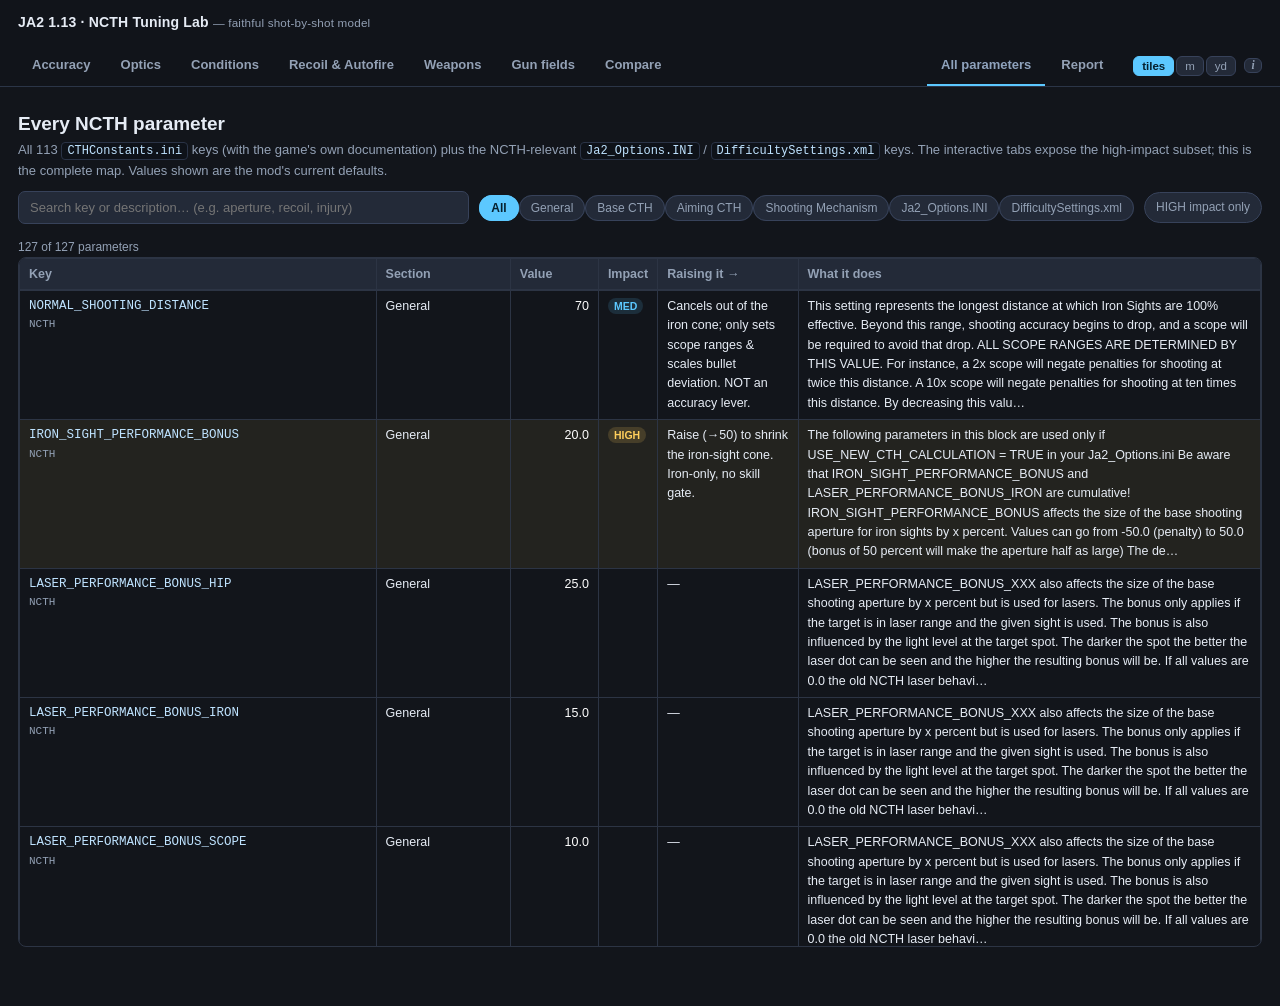
<file: reference.html>
<!DOCTYPE html>
<html lang="en"><head>
<meta charset="utf-8"/><meta name="viewport" content="width=device-width, initial-scale=1"/>
<title>NCTH Lab — All parameters</title>
<link rel="stylesheet" href="assets/style.css"><script src="assets/ncth.js"></script><script src="assets/params.js"></script>
<style>
  .refwrap{max-width:1500px;margin:0 auto;padding:14px 18px 60px}
  .tools{display:flex;gap:10px;flex-wrap:wrap;align-items:center;margin:10px 0 14px}
  .tools input[type=search]{flex:1 1 260px;background:var(--panel2);color:var(--ink);border:1px solid #37425a;border-radius:7px;padding:8px 11px;font-size:13px}
  .chip{background:var(--panel2);border:1px solid #37425a;color:var(--mut);border-radius:20px;padding:5px 11px;cursor:pointer;font-size:12px}
  .chip.on{background:var(--acc);color:#06202e;border-color:var(--acc);font-weight:700}
  .tablewrap{max-height:calc(100vh - 210px);overflow:auto;border:1px solid var(--line);border-radius:8px}
  table.ref{border-collapse:collapse;width:100%;font-size:12.5px}
  table.ref th,table.ref td{border:1px solid var(--line);padding:6px 9px;text-align:left;vertical-align:top}
  table.ref th{position:sticky;top:0;z-index:2;background:#232a38;color:var(--mut);cursor:default;box-shadow:inset 0 -1px 0 var(--line)}
  table.ref td.k{font-family:ui-monospace,Menlo,monospace;color:#bfe3ff;white-space:nowrap}
  table.ref td.v{text-align:right;font-variant-numeric:tabular-nums;white-space:nowrap;color:#fff}
  tr.rel-HIGH{background:rgba(255,207,92,.07)}
  .tag{display:inline-block;padding:0 6px;border-radius:20px;font-size:10.5px;font-weight:700}
  .tag.HIGH{background:rgba(255,207,92,.16);color:var(--warn)} .tag.MED{background:rgba(92,200,255,.14);color:var(--acc)}
  .tag.LOW{background:rgba(147,161,181,.14);color:var(--mut)}
  .sys{color:var(--mut);font-size:11px}
  .count{color:var(--mut);font-size:12px}
</style>
</head><body>
<div id="nav"></div>
<div id="banner"></div>
<div class="refwrap">
  <h1 style="font-size:19px;margin:8px 0 2px">Every NCTH parameter</h1>
  <p style="color:var(--mut);font-size:13px;margin:2px 0 0">All 113 <code>CTHConstants.ini</code> keys (with the game's own documentation) plus the NCTH-relevant <code>Ja2_Options.INI</code> / <code>DifficultySettings.xml</code> keys. The interactive tabs expose the high-impact subset; this is the complete map. Values shown are the mod's current defaults.</p>
  <div class="tools">
    <input id="q" type="search" placeholder="Search key or description… (e.g. aperture, recoil, injury)">
    <span id="secchips"></span>
    <span class="chip" id="hionly">HIGH impact only</span>
  </div>
  <div class="count" id="count"></div>
  <div class="tablewrap">
  <table class="ref"><thead><tr><th>Key</th><th>Section</th><th>Value</th><th>Impact</th><th>Raising it →</th><th>What it does</th></tr></thead>
  <tbody id="rows"></tbody></table>
  </div>
</div>
<script>
const N=NCTH, P=window.NCTH_PARAMS;
document.getElementById('nav').innerHTML=N.nav('reference.html');
const S=N.load();
function showBan(){ document.getElementById('banner').innerHTML=N.banner(S); N.wireBannerReset(S,showBan); }
showBan();
const SECTIONS=['All','General','Base CTH','Aiming CTH','Shooting Mechanism','Ja2_Options.INI','DifficultySettings.xml'];
let sec='All', hi=false, q='';
document.getElementById('secchips').innerHTML=SECTIONS.map(x=>`<span class="chip${x==='All'?' on':''}" data-sec="${x}">${x}</span>`).join('');
function esc(t){return (t||'').replace(/&/g,'&amp;').replace(/</g,'&lt;').replace(/>/g,'&gt;');}
function render(){
  const rows=P.filter(p=>{
    if(sec!=='All' && p.section!==sec) return false;
    if(hi && p.rel!=='HIGH') return false;
    if(q){ const t=(p.key+' '+p.desc+' '+(p.effect||'')).toLowerCase(); if(!t.includes(q)) return false; }
    return true;
  });
  document.getElementById('count').textContent=`${rows.length} of ${P.length} parameters`;
  document.getElementById('rows').innerHTML=rows.map(p=>{
    const tag=p.rel?`<span class="tag ${p.rel}">${p.rel}</span>`:'';
    return `<tr class="rel-${p.rel||'none'}">
      <td class="k">${esc(p.key)}<div class="sys">${esc(p.system||'NCTH')}</div></td>
      <td>${esc(p.section)}</td><td class="v">${esc(p.value)}</td>
      <td>${tag}</td><td>${esc(p.effect||'—')}</td><td>${esc(p.desc)}</td></tr>`;
  }).join('');
}
document.getElementById('q').addEventListener('input',e=>{ q=e.target.value.trim().toLowerCase(); render(); });
document.getElementById('secchips').addEventListener('click',e=>{ if(!e.target.dataset.sec) return;
  sec=e.target.dataset.sec; document.querySelectorAll('#secchips .chip').forEach(c=>c.classList.toggle('on',c.dataset.sec===sec)); render(); });
document.getElementById('hionly').addEventListener('click',e=>{ hi=!hi; e.target.classList.toggle('on',hi); render(); });
render();
</script>
</body></html>
</file>
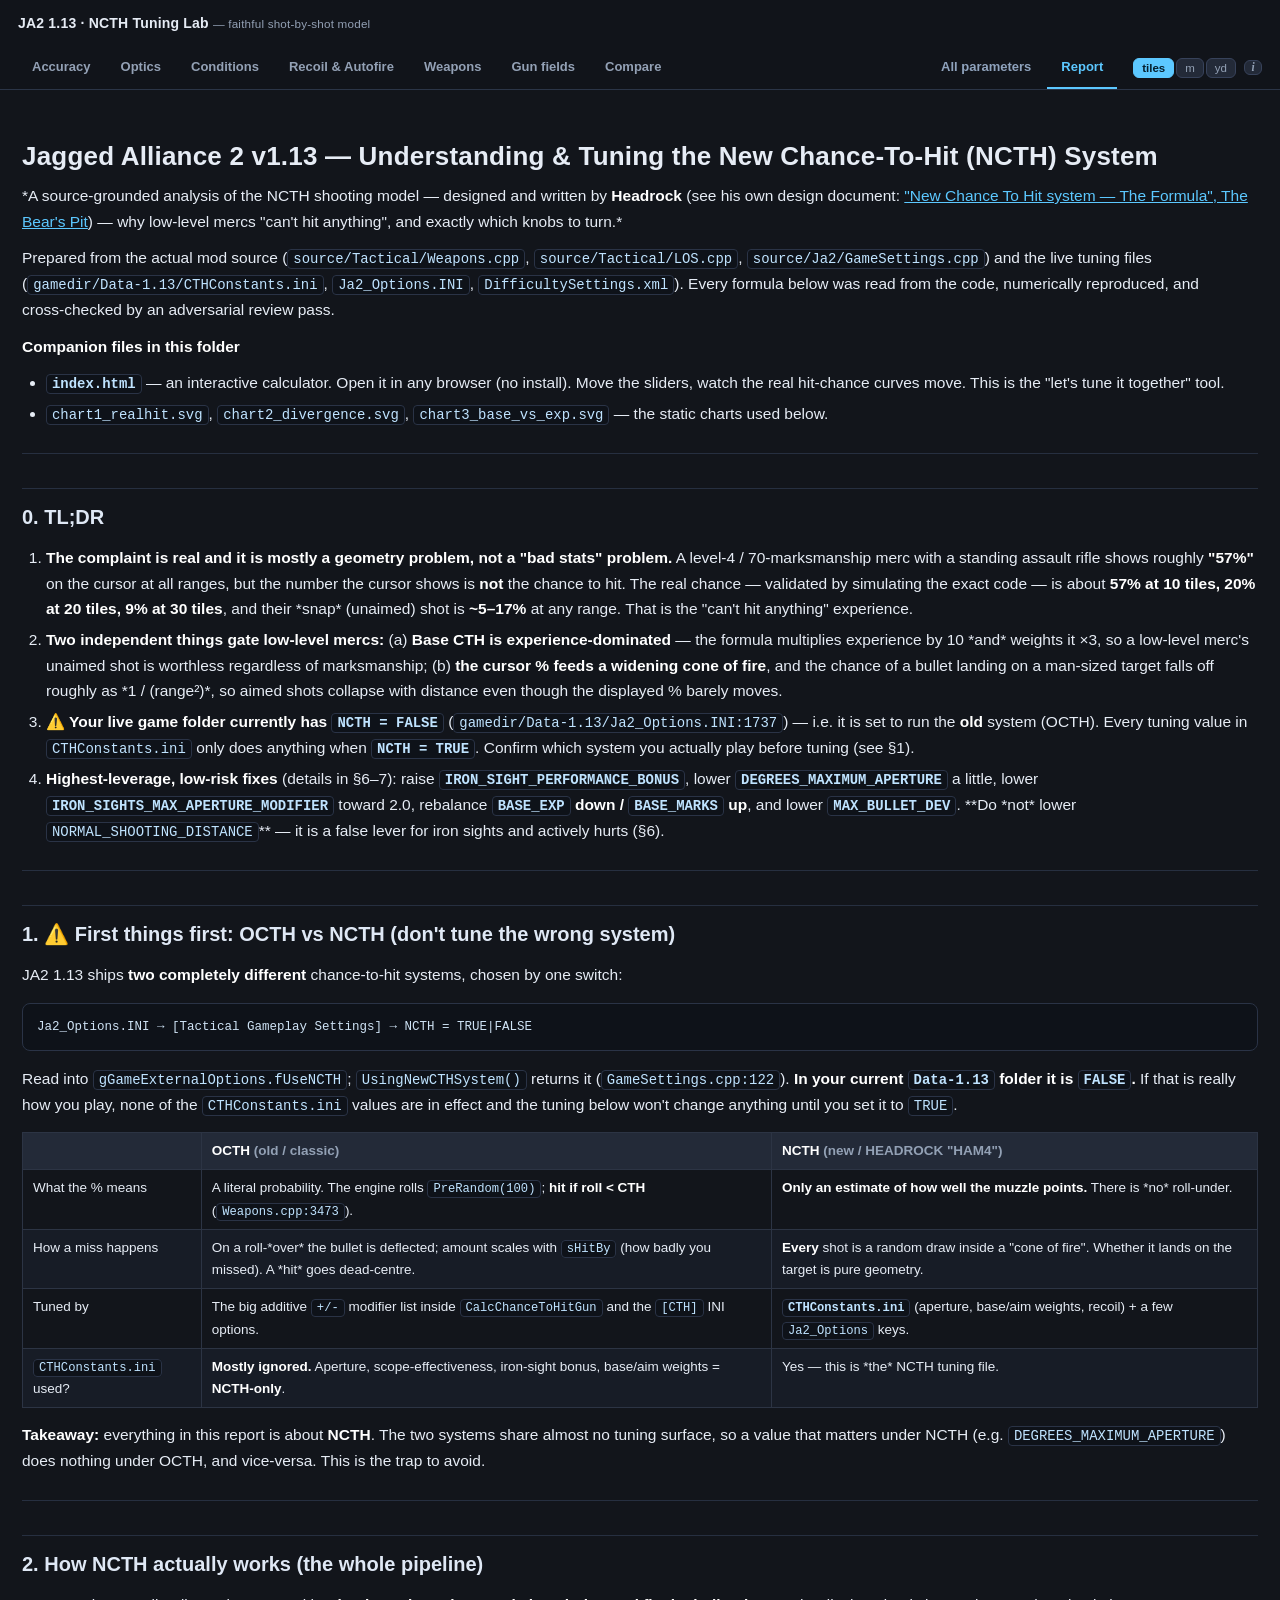
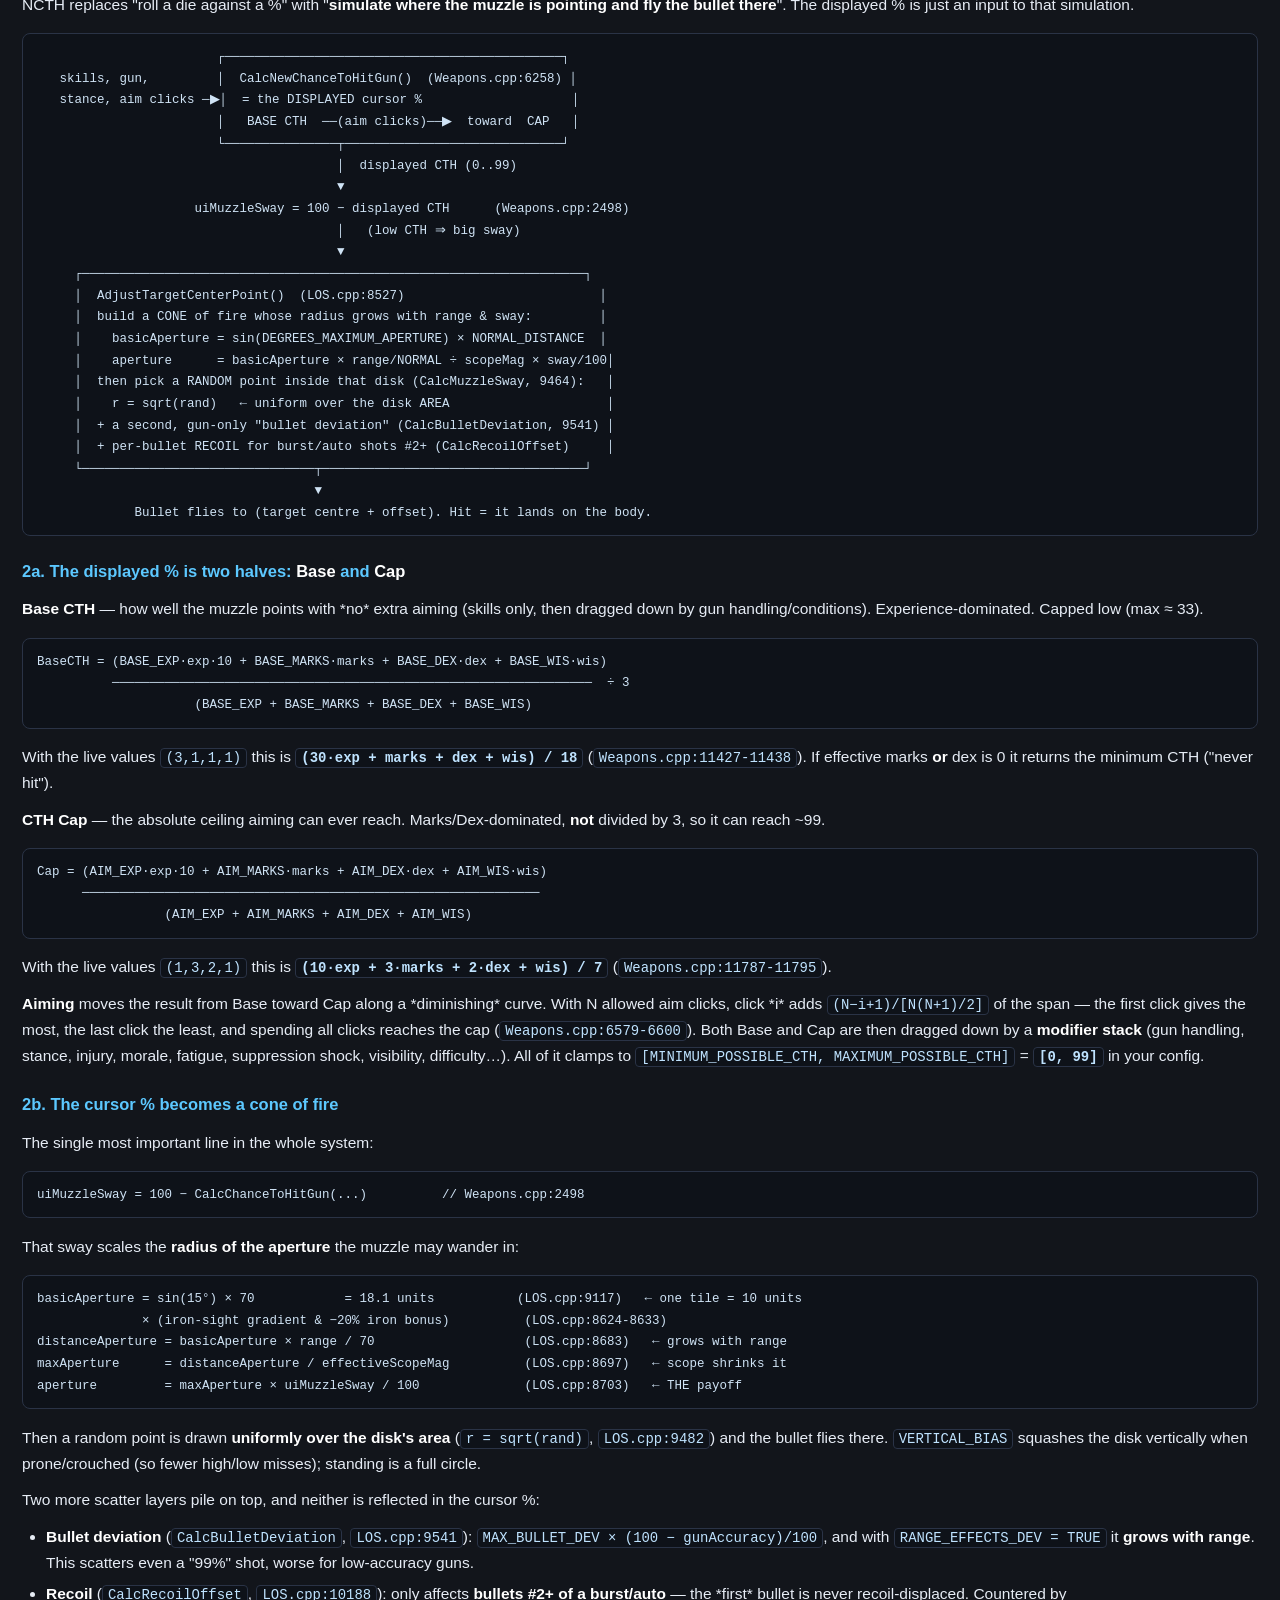
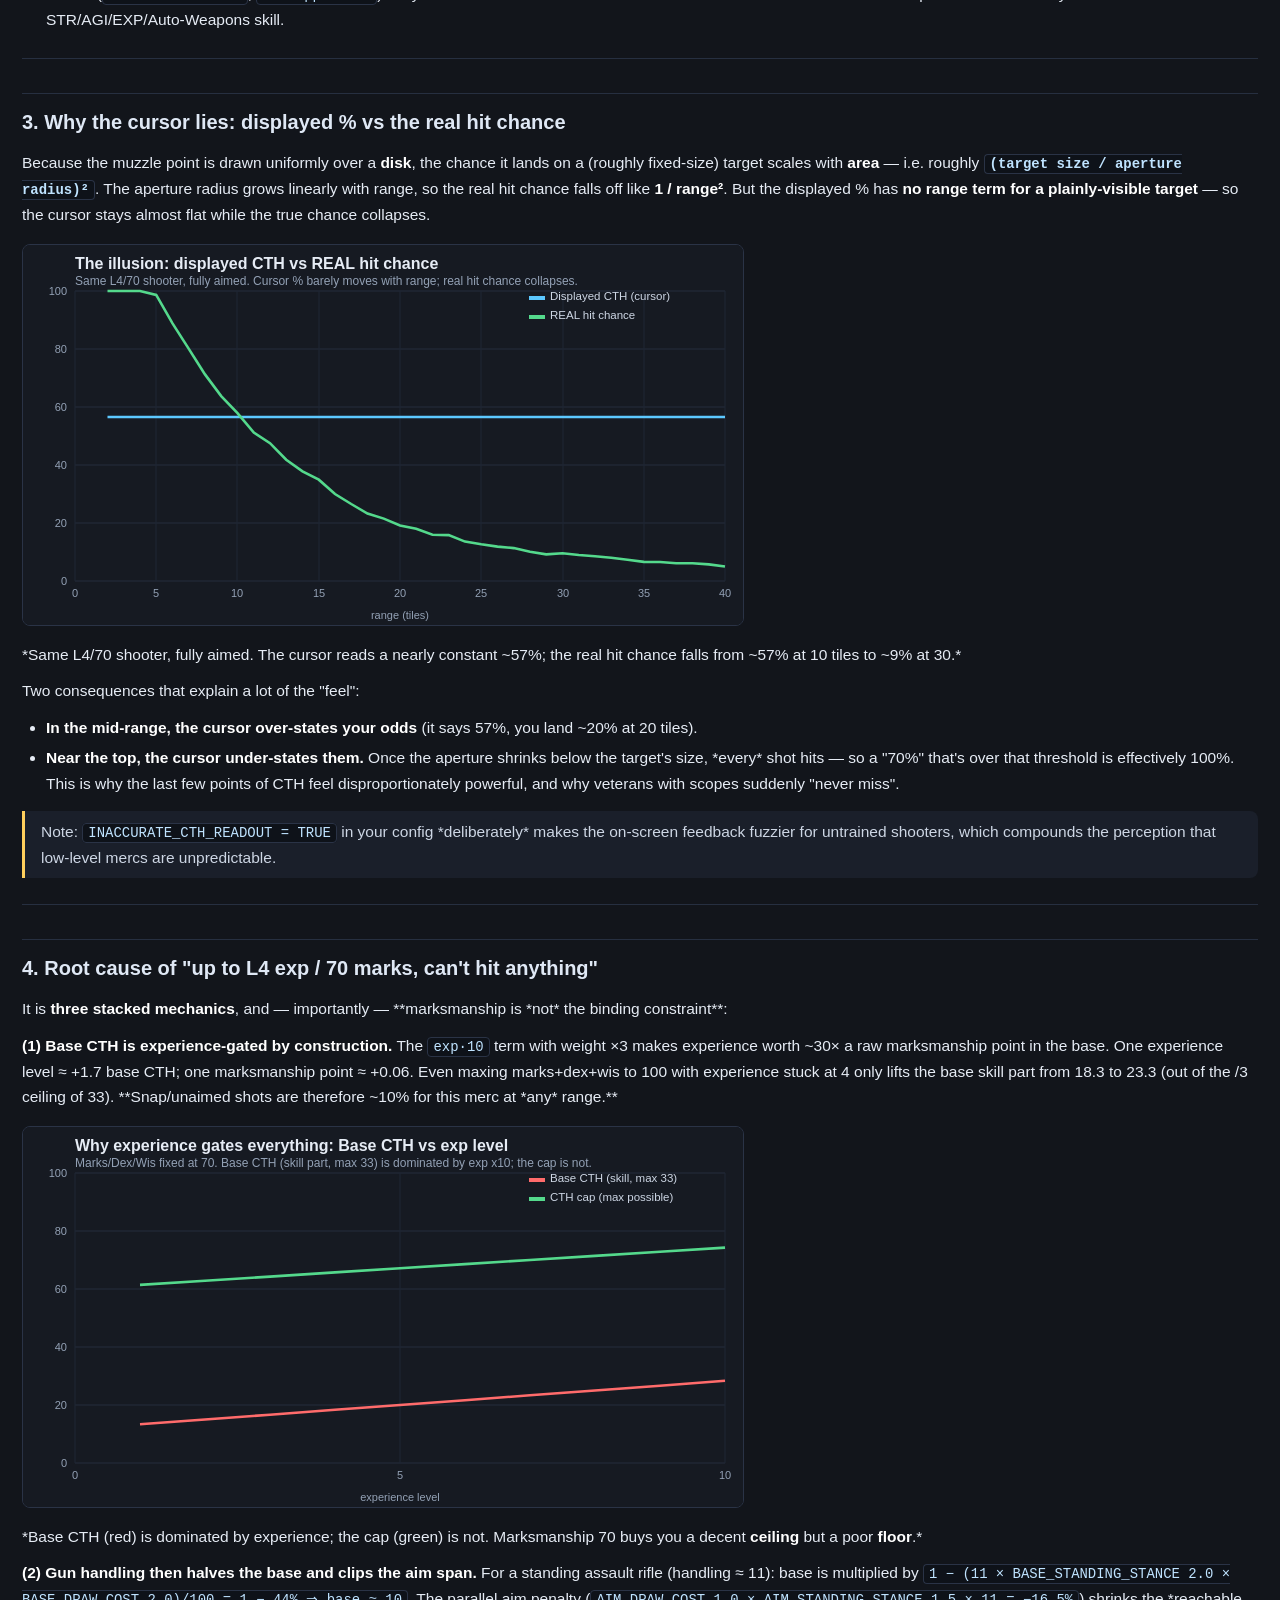
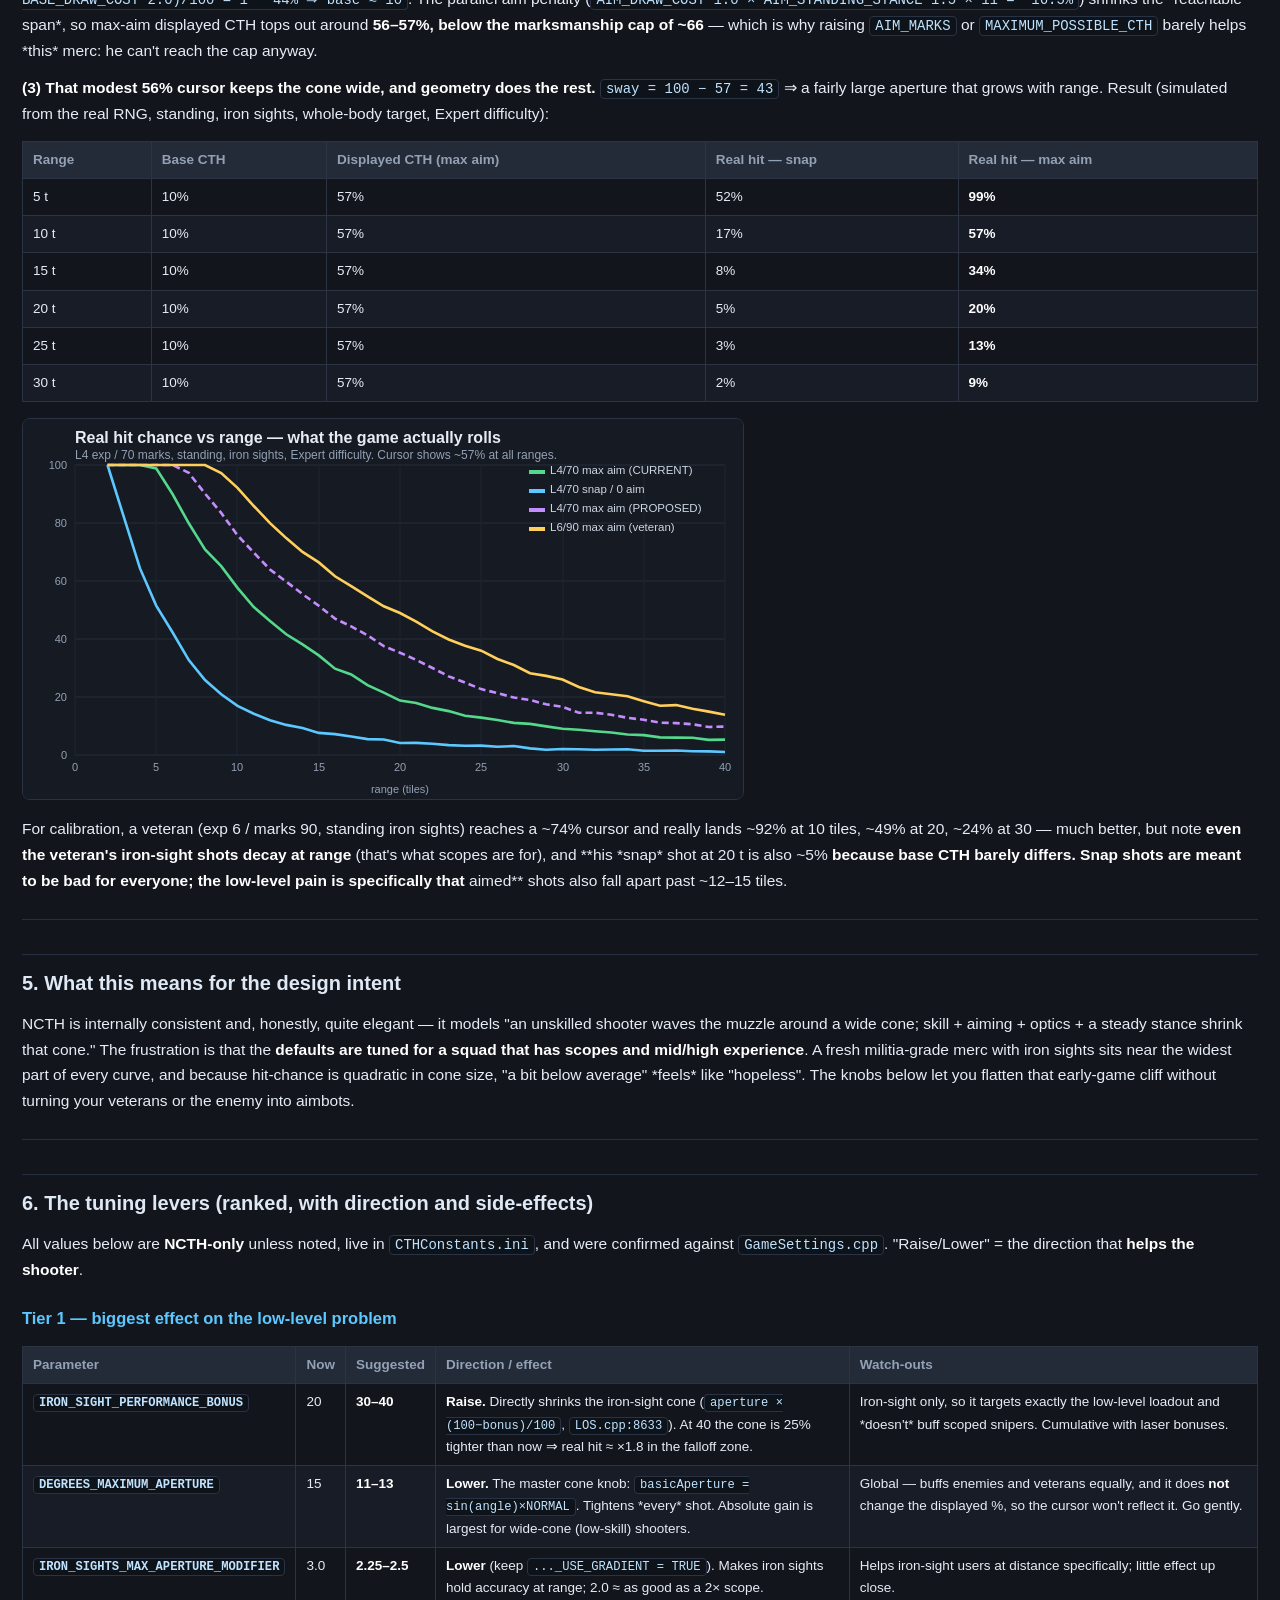
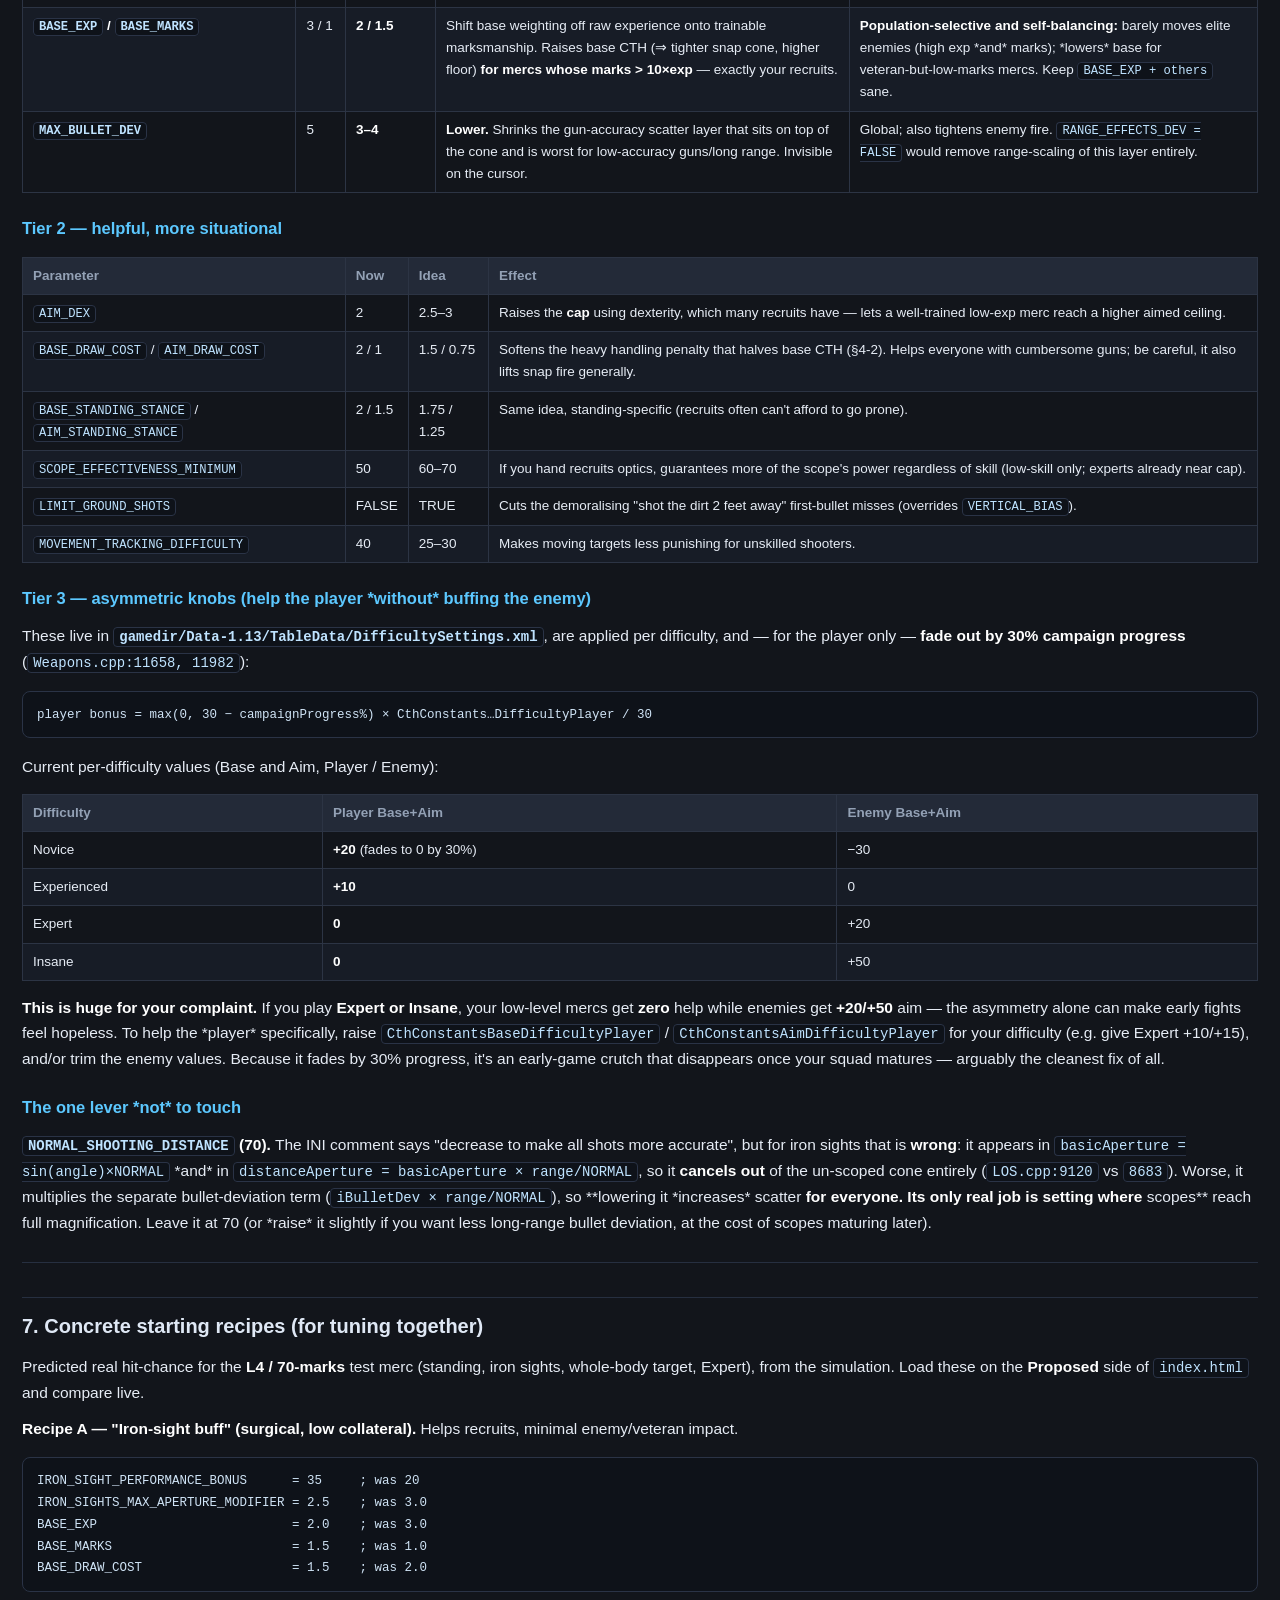
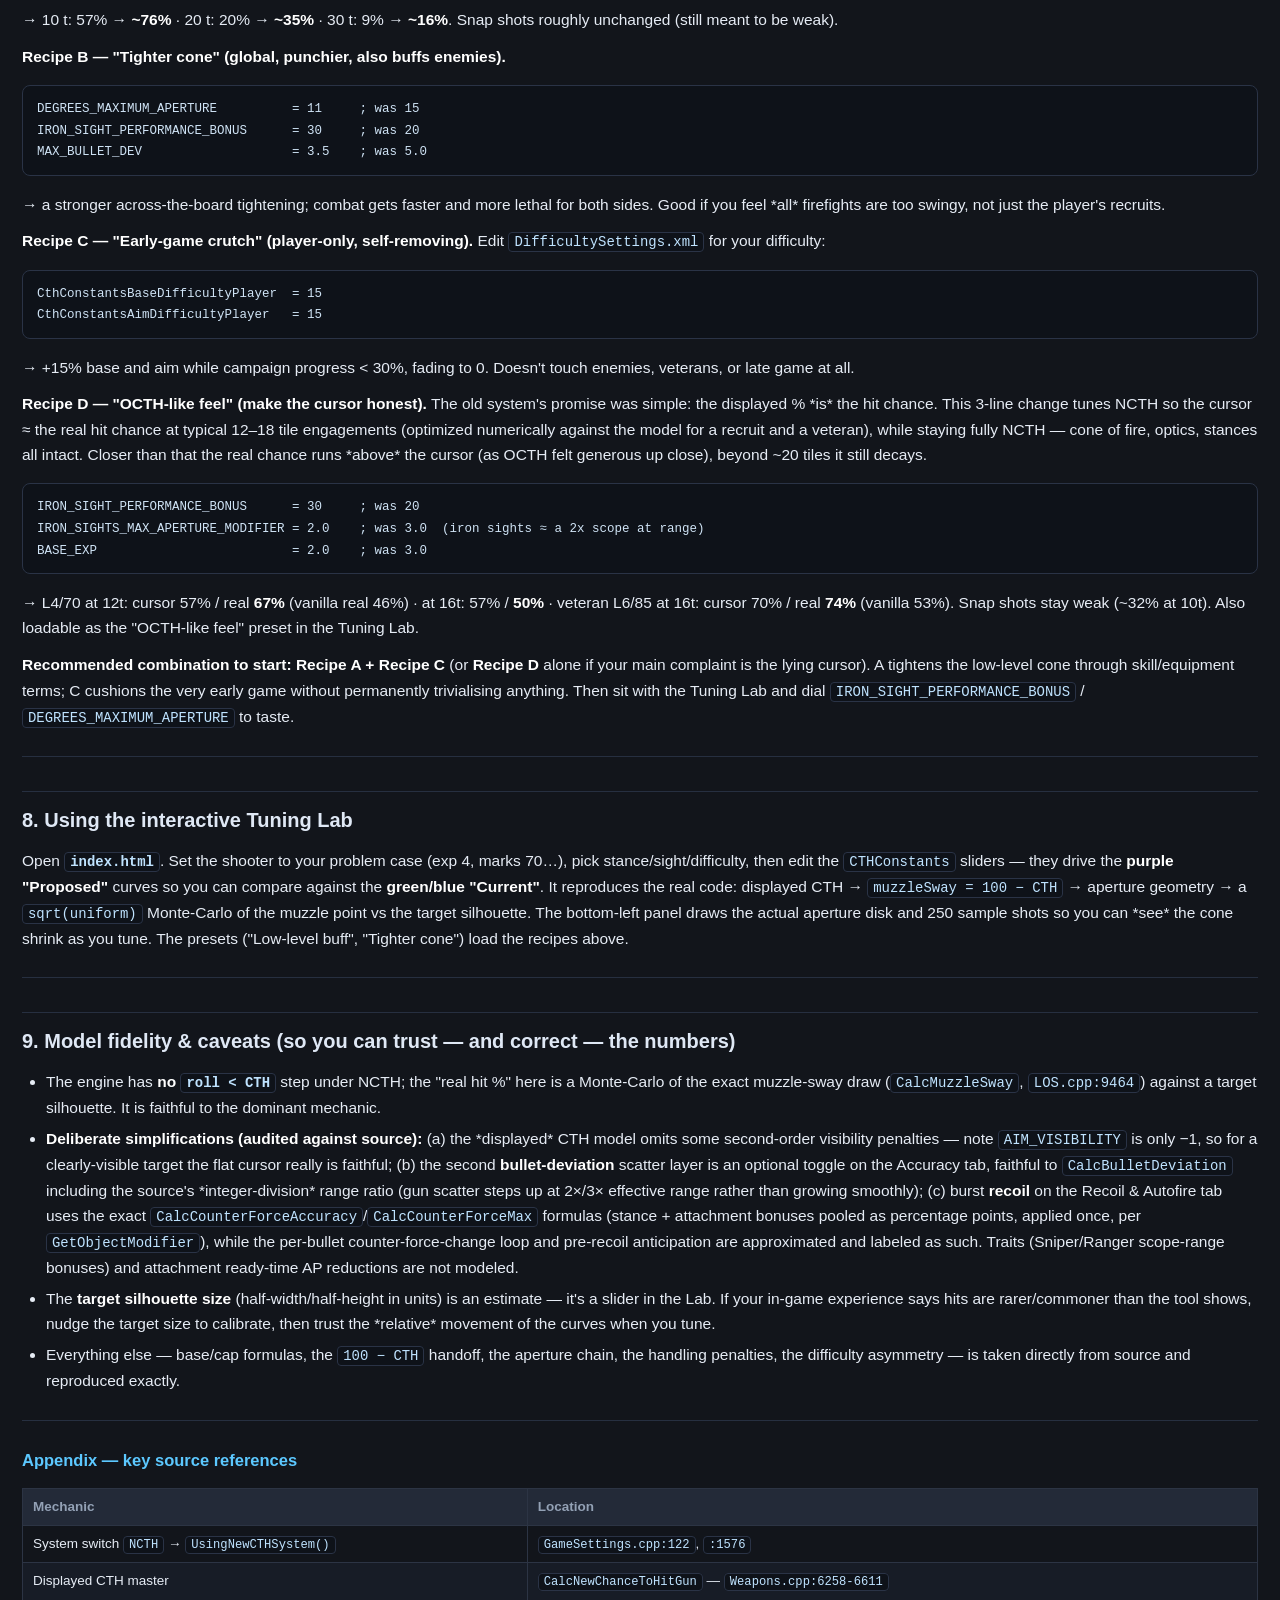
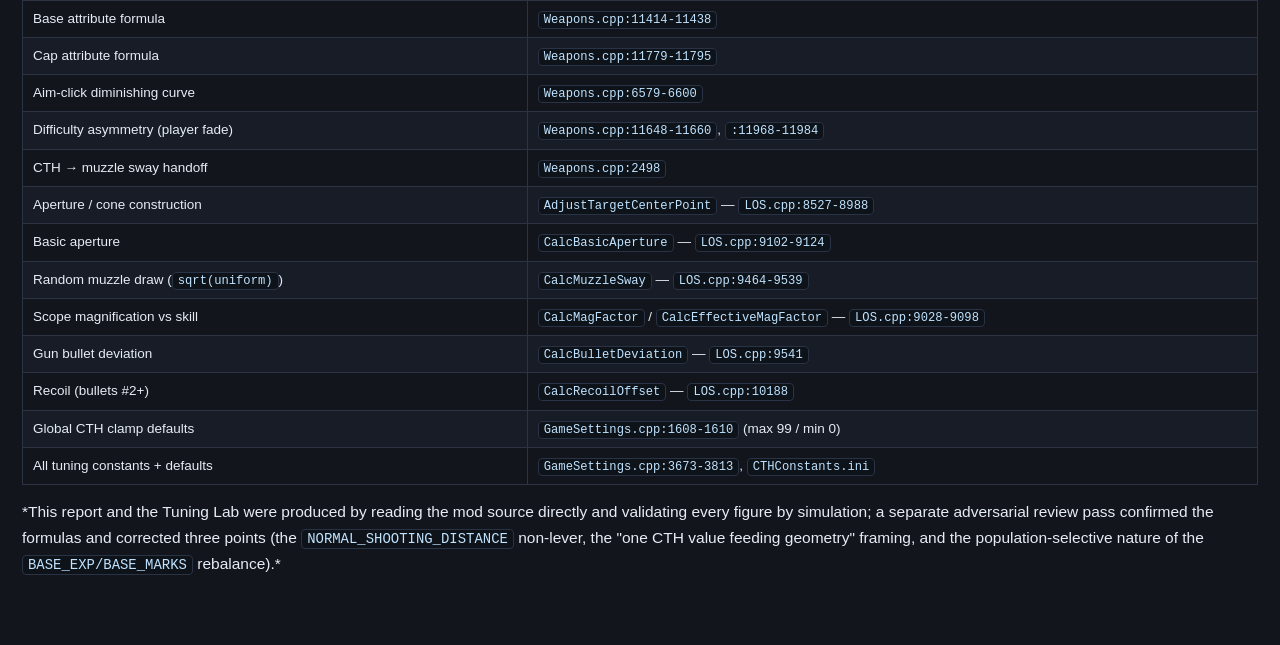
<file: report.html>
<!DOCTYPE html>
<html lang="en"><head><meta charset="utf-8"/>
<meta name="viewport" content="width=device-width, initial-scale=1"/>
<title>NCTH Analysis &amp; Tuning Report</title>
<link rel="stylesheet" href="assets/style.css">
<script src="assets/ncth.js"></script>
<style>
:root{--bg:#12151b;--panel:#1b202b;--ink:#e6ecf5;--mut:#93a1b5;--acc:#5cc8ff;--prop:#c58cff;--good:#54d98c;--bad:#ff6b6b;--warn:#ffcf5c}
*{box-sizing:border-box}
body{margin:0;background:var(--bg);color:var(--ink);font:15.5px/1.65 -apple-system,Segoe UI,Roboto,Helvetica,Arial,sans-serif}
main{max-width:1350px;margin:0 auto;padding:26px 22px 80px}
h1{font-size:26px;line-height:1.25;margin:24px 0 8px;letter-spacing:.2px}
h2{font-size:20px;margin:34px 0 10px;padding-top:12px;border-top:1px solid #262f40;color:#dfe8f5}
h3{font-size:16.5px;margin:22px 0 8px;color:var(--acc)}
p{margin:11px 0}
a{color:var(--acc)}
code{background:#0e1219;border:1px solid #2a3346;border-radius:4px;padding:1px 5px;color:#bfe3ff;font-size:.9em}
pre{background:#0e1219;border:1px solid #2a3346;border-radius:8px;padding:12px 14px;overflow:auto;line-height:1.4}
pre code{background:none;border:0;padding:0;color:#cfe3f5;font-size:12.5px;white-space:pre}
.tw{overflow-x:auto;margin:14px 0}
table{border-collapse:collapse;width:100%;font-size:13.5px}
th,td{border:1px solid #2c3444;padding:7px 10px;text-align:left;vertical-align:top}
th{background:#232a38;color:var(--mut);font-weight:600}
tr:nth-child(even) td{background:#171c26}
blockquote{margin:14px 0;padding:8px 16px;border-left:3px solid var(--warn);background:#1a1f2a;color:#cdd6e4;border-radius:0 8px 8px 0}
img{max-width:100%;height:auto;display:block;margin:16px 0;border:1px solid #2a3346;border-radius:8px}
hr{border:0;border-top:1px solid #262f40;margin:26px 0}
ul,ol{margin:11px 0;padding-left:24px}
li{margin:5px 0}
strong{color:#fff}
</style></head><body>
<div id="nav"></div>
<div id="banner"></div>
<main>
<h1>Jagged Alliance 2 v1.13 — Understanding &amp; Tuning the New Chance‑To‑Hit (NCTH) System</h1>
<p>*A source‑grounded analysis of the NCTH shooting model — designed and written by <strong>Headrock</strong> (see his own design document: <a href="https://thepit.ja-galaxy-forum.com/index.php?t=msg&amp;th=16717&amp;start=0&amp;">"New Chance To Hit system — The Formula", The Bear's Pit</a>) — why low‑level mercs "can't hit anything", and exactly which knobs to turn.*</p>
<p>Prepared from the actual mod source (<code>source/Tactical/Weapons.cpp</code>, <code>source/Tactical/LOS.cpp</code>, <code>source/Ja2/GameSettings.cpp</code>) and the live tuning files (<code>gamedir/Data-1.13/CTHConstants.ini</code>, <code>Ja2_Options.INI</code>, <code>DifficultySettings.xml</code>). Every formula below was read from the code, numerically reproduced, and cross‑checked by an adversarial review pass.</p>
<p><strong>Companion files in this folder</strong></p>
<ul><li><strong><code>index.html</code></strong> — an interactive calculator. Open it in any browser (no install). Move the sliders, watch the real hit‑chance curves move. This is the "let's tune it together" tool.</li><li><code>chart1_realhit.svg</code>, <code>chart2_divergence.svg</code>, <code>chart3_base_vs_exp.svg</code> — the static charts used below.</li></ul>
<hr>
<h2>0. TL;DR</h2>
<ol><li><strong>The complaint is real and it is mostly a geometry problem, not a "bad stats" problem.</strong> A level‑4 / 70‑marksmanship merc with a standing assault rifle shows roughly <strong>"57%"</strong> on the cursor at all ranges, but the number the cursor shows is <strong>not</strong> the chance to hit. The real chance — validated by simulating the exact code — is about <strong>57% at 10 tiles, 20% at 20 tiles, 9% at 30 tiles</strong>, and their *snap* (unaimed) shot is <strong>~5–17%</strong> at any range. That is the "can't hit anything" experience.</li><li><strong>Two independent things gate low‑level mercs:</strong> (a) <strong>Base CTH is experience‑dominated</strong> — the formula multiplies experience by 10 *and* weights it ×3, so a low‑level merc's unaimed shot is worthless regardless of marksmanship; (b) <strong>the cursor % feeds a widening cone of fire</strong>, and the chance of a bullet landing on a man‑sized target falls off roughly as *1 / (range²)*, so aimed shots collapse with distance even though the displayed % barely moves.</li><li><strong>⚠️ Your live game folder currently has <code>NCTH = FALSE</code></strong> (<code>gamedir/Data-1.13/Ja2_Options.INI:1737</code>) — i.e. it is set to run the <strong>old</strong> system (OCTH). Every tuning value in <code>CTHConstants.ini</code> only does anything when <strong><code>NCTH = TRUE</code></strong>. Confirm which system you actually play before tuning (see §1).</li><li><strong>Highest‑leverage, low‑risk fixes</strong> (details in §6–7): raise <strong><code>IRON_SIGHT_PERFORMANCE_BONUS</code></strong>, lower <strong><code>DEGREES_MAXIMUM_APERTURE</code></strong> a little, lower <strong><code>IRON_SIGHTS_MAX_APERTURE_MODIFIER</code></strong> toward 2.0, rebalance <strong><code>BASE_EXP</code> down / <code>BASE_MARKS</code> up</strong>, and lower <strong><code>MAX_BULLET_DEV</code></strong>. **Do *not* lower <code>NORMAL_SHOOTING_DISTANCE</code>** — it is a false lever for iron sights and actively hurts (§6).</li></ol>
<hr>
<h2>1. ⚠️ First things first: OCTH vs NCTH (don't tune the wrong system)</h2>
<p>JA2 1.13 ships <strong>two completely different</strong> chance‑to‑hit systems, chosen by one switch:</p>
<pre><code>Ja2_Options.INI → [Tactical Gameplay Settings] → NCTH = TRUE|FALSE</code></pre>
<p>Read into <code>gGameExternalOptions.fUseNCTH</code>; <code>UsingNewCTHSystem()</code> returns it (<code>GameSettings.cpp:122</code>). <strong>In your current <code>Data-1.13</code> folder it is <code>FALSE</code>.</strong> If that is really how you play, none of the <code>CTHConstants.ini</code> values are in effect and the tuning below won't change anything until you set it to <code>TRUE</code>.</p>
<div class="tw"><table>
<thead><tr>
<th></th>
<th><strong>OCTH</strong> (old / classic)</th>
<th><strong>NCTH</strong> (new / HEADROCK "HAM4")</th>
</tr></thead><tbody>
<tr>
<td>What the % means</td>
<td>A literal probability. The engine rolls <code>PreRandom(100)</code>; <strong>hit if roll &lt; CTH</strong> (<code>Weapons.cpp:3473</code>).</td>
<td><strong>Only an estimate of how well the muzzle points.</strong> There is *no* roll‑under.</td>
</tr>
<tr>
<td>How a miss happens</td>
<td>On a roll‑*over* the bullet is deflected; amount scales with <code>sHitBy</code> (how badly you missed). A *hit* goes dead‑centre.</td>
<td><strong>Every</strong> shot is a random draw inside a "cone of fire". Whether it lands on the target is pure geometry.</td>
</tr>
<tr>
<td>Tuned by</td>
<td>The big additive <code>+/-</code> modifier list inside <code>CalcChanceToHitGun</code> and the <code>[CTH]</code> INI options.</td>
<td><strong><code>CTHConstants.ini</code></strong> (aperture, base/aim weights, recoil) + a few <code>Ja2_Options</code> keys.</td>
</tr>
<tr>
<td><code>CTHConstants.ini</code> used?</td>
<td><strong>Mostly ignored.</strong> Aperture, scope‑effectiveness, iron‑sight bonus, base/aim weights = <strong>NCTH‑only</strong>.</td>
<td>Yes — this is *the* NCTH tuning file.</td>
</tr>
</tbody></table></div>
<p><strong>Takeaway:</strong> everything in this report is about <strong>NCTH</strong>. The two systems share almost no tuning surface, so a value that matters under NCTH (e.g. <code>DEGREES_MAXIMUM_APERTURE</code>) does nothing under OCTH, and vice‑versa. This is the trap to avoid.</p>
<hr>
<h2>2. How NCTH actually works (the whole pipeline)</h2>
<p>NCTH replaces "roll a die against a %" with "<strong>simulate where the muzzle is pointing and fly the bullet there</strong>". The displayed % is just an input to that simulation.</p>
<pre><code>                        ┌─────────────────────────────────────────────┐
   skills, gun,         │  CalcNewChanceToHitGun()  (Weapons.cpp:6258) │
   stance, aim clicks ─▶│  = the DISPLAYED cursor %                    │
                        │   BASE CTH  ──(aim clicks)──▶  toward  CAP   │
                        └───────────────┬─────────────────────────────┘
                                        │  displayed CTH (0..99)
                                        ▼
                     uiMuzzleSway = 100 − displayed CTH      (Weapons.cpp:2498)
                                        │   (low CTH ⇒ big sway)
                                        ▼
     ┌───────────────────────────────────────────────────────────────────┐
     │  AdjustTargetCenterPoint()  (LOS.cpp:8527)                          │
     │  build a CONE of fire whose radius grows with range &amp; sway:         │
     │    basicAperture = sin(DEGREES_MAXIMUM_APERTURE) × NORMAL_DISTANCE  │
     │    aperture      = basicAperture × range/NORMAL ÷ scopeMag × sway/100│
     │  then pick a RANDOM point inside that disk (CalcMuzzleSway, 9464):   │
     │    r = sqrt(rand)   ← uniform over the disk AREA                     │
     │  + a second, gun‑only "bullet deviation" (CalcBulletDeviation, 9541) │
     │  + per‑bullet RECOIL for burst/auto shots #2+ (CalcRecoilOffset)     │
     └───────────────────────────────┬───────────────────────────────────┘
                                     ▼
             Bullet flies to (target centre + offset). Hit = it lands on the body.</code></pre>
<h3>2a. The displayed % is two halves: <strong>Base</strong> and <strong>Cap</strong></h3>
<p><strong>Base CTH</strong> — how well the muzzle points with *no* extra aiming (skills only, then dragged down by gun handling/conditions). Experience‑dominated. Capped low (max ≈ 33).</p>
<pre><code>BaseCTH = (BASE_EXP·exp·10 + BASE_MARKS·marks + BASE_DEX·dex + BASE_WIS·wis)
          ────────────────────────────────────────────────────────────────  ÷ 3
                     (BASE_EXP + BASE_MARKS + BASE_DEX + BASE_WIS)</code></pre>
<p>With the live values <code>(3,1,1,1)</code> this is <strong><code>(30·exp + marks + dex + wis) / 18</code></strong>  (<code>Weapons.cpp:11427‑11438</code>). If effective marks <strong>or</strong> dex is 0 it returns the minimum CTH ("never hit").</p>
<p><strong>CTH Cap</strong> — the absolute ceiling aiming can ever reach. Marks/Dex‑dominated, <strong>not</strong> divided by 3, so it can reach ~99.</p>
<pre><code>Cap = (AIM_EXP·exp·10 + AIM_MARKS·marks + AIM_DEX·dex + AIM_WIS·wis)
      ─────────────────────────────────────────────────────────────
                 (AIM_EXP + AIM_MARKS + AIM_DEX + AIM_WIS)</code></pre>
<p>With the live values <code>(1,3,2,1)</code> this is <strong><code>(10·exp + 3·marks + 2·dex + wis) / 7</code></strong>  (<code>Weapons.cpp:11787‑11795</code>).</p>
<p><strong>Aiming</strong> moves the result from Base toward Cap along a *diminishing* curve. With N allowed aim clicks, click *i* adds <code>(N−i+1)/[N(N+1)/2]</code> of the span — the first click gives the most, the last click the least, and spending all clicks reaches the cap (<code>Weapons.cpp:6579‑6600</code>). Both Base and Cap are then dragged down by a <strong>modifier stack</strong> (gun handling, stance, injury, morale, fatigue, suppression shock, visibility, difficulty…). All of it clamps to <code>[MINIMUM_POSSIBLE_CTH, MAXIMUM_POSSIBLE_CTH]</code> = <strong><code>[0, 99]</code></strong> in your config.</p>
<h3>2b. The cursor % becomes a cone of fire</h3>
<p>The single most important line in the whole system:</p>
<pre><code>uiMuzzleSway = 100 − CalcChanceToHitGun(...)          // Weapons.cpp:2498</code></pre>
<p>That sway scales the <strong>radius of the aperture</strong> the muzzle may wander in:</p>
<pre><code>basicAperture = sin(15°) × 70            = 18.1 units           (LOS.cpp:9117)   ← one tile = 10 units
              × (iron‑sight gradient &amp; −20% iron bonus)          (LOS.cpp:8624‑8633)
distanceAperture = basicAperture × range / 70                    (LOS.cpp:8683)   ← grows with range
maxAperture      = distanceAperture / effectiveScopeMag          (LOS.cpp:8697)   ← scope shrinks it
aperture         = maxAperture × uiMuzzleSway / 100              (LOS.cpp:8703)   ← THE payoff</code></pre>
<p>Then a random point is drawn <strong>uniformly over the disk's area</strong> (<code>r = sqrt(rand)</code>, <code>LOS.cpp:9482</code>) and the bullet flies there. <code>VERTICAL_BIAS</code> squashes the disk vertically when prone/crouched (so fewer high/low misses); standing is a full circle.</p>
<p>Two more scatter layers pile on top, and neither is reflected in the cursor %:</p>
<ul><li><strong>Bullet deviation</strong> (<code>CalcBulletDeviation</code>, <code>LOS.cpp:9541</code>): <code>MAX_BULLET_DEV × (100 − gunAccuracy)/100</code>, and with <code>RANGE_EFFECTS_DEV = TRUE</code> it <strong>grows with range</strong>. This scatters even a "99%" shot, worse for low‑accuracy guns.</li><li><strong>Recoil</strong> (<code>CalcRecoilOffset</code>, <code>LOS.cpp:10188</code>): only affects <strong>bullets #2+ of a burst/auto</strong> — the *first* bullet is never recoil‑displaced. Countered by STR/AGI/EXP/Auto‑Weapons skill.</li></ul>
<hr>
<h2>3. Why the cursor lies: displayed % vs the real hit chance</h2>
<p>Because the muzzle point is drawn uniformly over a <strong>disk</strong>, the chance it lands on a (roughly fixed‑size) target scales with <strong>area</strong> — i.e. roughly <strong><code>(target size / aperture radius)²</code></strong>. The aperture radius grows linearly with range, so the real hit chance falls off like <strong>1 / range²</strong>. But the displayed % has <strong>no range term for a plainly‑visible target</strong> — so the cursor stays almost flat while the true chance collapses.</p>
<p><img src="chart2_divergence.svg" alt="Displayed CTH vs real hit chance" loading="lazy"></p>
<p>*Same L4/70 shooter, fully aimed. The cursor reads a nearly constant ~57%; the real hit chance falls from ~57% at 10 tiles to ~9% at 30.*</p>
<p>Two consequences that explain a lot of the "feel":</p>
<ul><li><strong>In the mid‑range, the cursor over‑states your odds</strong> (it says 57%, you land ~20% at 20 tiles).</li><li><strong>Near the top, the cursor under‑states them.</strong> Once the aperture shrinks below the target's size, *every* shot hits — so a "70%" that's over that threshold is effectively 100%. This is why the last few points of CTH feel disproportionately powerful, and why veterans with scopes suddenly "never miss".</li></ul>
<blockquote>Note: <code>INACCURATE_CTH_READOUT = TRUE</code> in your config *deliberately* makes the on‑screen feedback fuzzier for untrained shooters, which compounds the perception that low‑level mercs are unpredictable.</blockquote>
<hr>
<h2>4. Root cause of "up to L4 exp / 70 marks, can't hit anything"</h2>
<p>It is <strong>three stacked mechanics</strong>, and — importantly — **marksmanship is *not* the binding constraint**:</p>
<p><strong>(1) Base CTH is experience‑gated by construction.</strong> The <code>exp·10</code> term with weight ×3 makes experience worth ~30× a raw marksmanship point in the base. One experience level ≈ +1.7 base CTH; one marksmanship point ≈ +0.06. Even maxing marks+dex+wis to 100 with experience stuck at 4 only lifts the base skill part from 18.3 to 23.3 (out of the /3 ceiling of 33). **Snap/unaimed shots are therefore ~10% for this merc at *any* range.**</p>
<p><img src="chart3_base_vs_exp.svg" alt="Base CTH vs experience level" loading="lazy"></p>
<p>*Base CTH (red) is dominated by experience; the cap (green) is not. Marksmanship 70 buys you a decent <strong>ceiling</strong> but a poor <strong>floor</strong>.*</p>
<p><strong>(2) Gun handling then halves the base and clips the aim span.</strong> For a standing assault rifle (handling ≈ 11): base is multiplied by <code>1 − (11 × BASE_STANDING_STANCE 2.0 × BASE_DRAW_COST 2.0)/100 = 1 − 44% ⇒ base ≈ 10</code>. The parallel aim penalty (<code>AIM_DRAW_COST 1.0 × AIM_STANDING_STANCE 1.5 × 11 = −16.5%</code>) shrinks the *reachable span*, so max‑aim displayed CTH tops out around <strong>56–57%, below the marksmanship cap of ~66</strong> — which is why raising <code>AIM_MARKS</code> or <code>MAXIMUM_POSSIBLE_CTH</code> barely helps *this* merc: he can't reach the cap anyway.</p>
<p><strong>(3) That modest 56% cursor keeps the cone wide, and geometry does the rest.</strong> <code>sway = 100 − 57 = 43</code> ⇒ a fairly large aperture that grows with range. Result (simulated from the real RNG, standing, iron sights, whole‑body target, Expert difficulty):</p>
<div class="tw"><table>
<thead><tr>
<th>Range</th>
<th>Base CTH</th>
<th>Displayed CTH (max aim)</th>
<th>Real hit — snap</th>
<th>Real hit — max aim</th>
</tr></thead><tbody>
<tr>
<td>5 t</td>
<td>10%</td>
<td>57%</td>
<td>52%</td>
<td><strong>99%</strong></td>
</tr>
<tr>
<td>10 t</td>
<td>10%</td>
<td>57%</td>
<td>17%</td>
<td><strong>57%</strong></td>
</tr>
<tr>
<td>15 t</td>
<td>10%</td>
<td>57%</td>
<td>8%</td>
<td><strong>34%</strong></td>
</tr>
<tr>
<td>20 t</td>
<td>10%</td>
<td>57%</td>
<td>5%</td>
<td><strong>20%</strong></td>
</tr>
<tr>
<td>25 t</td>
<td>10%</td>
<td>57%</td>
<td>3%</td>
<td><strong>13%</strong></td>
</tr>
<tr>
<td>30 t</td>
<td>10%</td>
<td>57%</td>
<td>2%</td>
<td><strong>9%</strong></td>
</tr>
</tbody></table></div>
<p><img src="chart1_realhit.svg" alt="Real hit chance vs range" loading="lazy"></p>
<p>For calibration, a veteran (exp 6 / marks 90, standing iron sights) reaches a ~74% cursor and really lands ~92% at 10 tiles, ~49% at 20, ~24% at 30 — much better, but note <strong>even the veteran's iron‑sight shots decay at range</strong> (that's what scopes are for), and **his *snap* shot at 20 t is also ~5%<strong> because base CTH barely differs. Snap shots are meant to be bad for everyone; the low‑level pain is specifically that </strong>aimed** shots also fall apart past ~12–15 tiles.</p>
<hr>
<h2>5. What this means for the design intent</h2>
<p>NCTH is internally consistent and, honestly, quite elegant — it models "an unskilled shooter waves the muzzle around a wide cone; skill + aiming + optics + a steady stance shrink that cone." The frustration is that the <strong>defaults are tuned for a squad that has scopes and mid/high experience</strong>. A fresh militia‑grade merc with iron sights sits near the widest part of every curve, and because hit‑chance is quadratic in cone size, "a bit below average" *feels* like "hopeless". The knobs below let you flatten that early‑game cliff without turning your veterans or the enemy into aimbots.</p>
<hr>
<h2>6. The tuning levers (ranked, with direction and side‑effects)</h2>
<p>All values below are <strong>NCTH‑only</strong> unless noted, live in <code>CTHConstants.ini</code>, and were confirmed against <code>GameSettings.cpp</code>. "Raise/Lower" = the direction that <strong>helps the shooter</strong>.</p>
<h3>Tier 1 — biggest effect on the low‑level problem</h3>
<div class="tw"><table>
<thead><tr>
<th>Parameter</th>
<th>Now</th>
<th>Suggested</th>
<th>Direction / effect</th>
<th>Watch‑outs</th>
</tr></thead><tbody>
<tr>
<td><strong><code>IRON_SIGHT_PERFORMANCE_BONUS</code></strong></td>
<td>20</td>
<td><strong>30–40</strong></td>
<td><strong>Raise.</strong> Directly shrinks the iron‑sight cone (<code>aperture × (100−bonus)/100</code>, <code>LOS.cpp:8633</code>). At 40 the cone is 25% tighter than now ⇒ real hit ≈ ×1.8 in the falloff zone.</td>
<td>Iron‑sight only, so it targets exactly the low‑level loadout and *doesn't* buff scoped snipers. Cumulative with laser bonuses.</td>
</tr>
<tr>
<td><strong><code>DEGREES_MAXIMUM_APERTURE</code></strong></td>
<td>15</td>
<td><strong>11–13</strong></td>
<td><strong>Lower.</strong> The master cone knob: <code>basicAperture = sin(angle)×NORMAL</code>. Tightens *every* shot. Absolute gain is largest for wide‑cone (low‑skill) shooters.</td>
<td>Global — buffs enemies and veterans equally, and it does <strong>not</strong> change the displayed %, so the cursor won't reflect it. Go gently.</td>
</tr>
<tr>
<td><strong><code>IRON_SIGHTS_MAX_APERTURE_MODIFIER</code></strong></td>
<td>3.0</td>
<td><strong>2.25–2.5</strong></td>
<td><strong>Lower</strong> (keep <code>..._USE_GRADIENT = TRUE</code>). Makes iron sights hold accuracy at range; 2.0 ≈ as good as a 2× scope.</td>
<td>Helps iron‑sight users at distance specifically; little effect up close.</td>
</tr>
<tr>
<td><strong><code>BASE_EXP</code> / <code>BASE_MARKS</code></strong></td>
<td>3 / 1</td>
<td><strong>2 / 1.5</strong></td>
<td>Shift base weighting off raw experience onto trainable marksmanship. Raises base CTH (⇒ tighter snap cone, higher floor) <strong>for mercs whose marks &gt; 10×exp</strong> — exactly your recruits.</td>
<td><strong>Population‑selective and self‑balancing:</strong> barely moves elite enemies (high exp *and* marks); *lowers* base for veteran‑but‑low‑marks mercs. Keep <code>BASE_EXP + others</code> sane.</td>
</tr>
<tr>
<td><strong><code>MAX_BULLET_DEV</code></strong></td>
<td>5</td>
<td><strong>3–4</strong></td>
<td><strong>Lower.</strong> Shrinks the gun‑accuracy scatter layer that sits on top of the cone and is worst for low‑accuracy guns/long range. Invisible on the cursor.</td>
<td>Global; also tightens enemy fire. <code>RANGE_EFFECTS_DEV = FALSE</code> would remove range‑scaling of this layer entirely.</td>
</tr>
</tbody></table></div>
<h3>Tier 2 — helpful, more situational</h3>
<div class="tw"><table>
<thead><tr>
<th>Parameter</th>
<th>Now</th>
<th>Idea</th>
<th>Effect</th>
</tr></thead><tbody>
<tr>
<td><code>AIM_DEX</code></td>
<td>2</td>
<td>2.5–3</td>
<td>Raises the <strong>cap</strong> using dexterity, which many recruits have — lets a well‑trained low‑exp merc reach a higher aimed ceiling.</td>
</tr>
<tr>
<td><code>BASE_DRAW_COST</code> / <code>AIM_DRAW_COST</code></td>
<td>2 / 1</td>
<td>1.5 / 0.75</td>
<td>Softens the heavy handling penalty that halves base CTH (§4‑2). Helps everyone with cumbersome guns; be careful, it also lifts snap fire generally.</td>
</tr>
<tr>
<td><code>BASE_STANDING_STANCE</code> / <code>AIM_STANDING_STANCE</code></td>
<td>2 / 1.5</td>
<td>1.75 / 1.25</td>
<td>Same idea, standing‑specific (recruits often can't afford to go prone).</td>
</tr>
<tr>
<td><code>SCOPE_EFFECTIVENESS_MINIMUM</code></td>
<td>50</td>
<td>60–70</td>
<td>If you hand recruits optics, guarantees more of the scope's power regardless of skill (low‑skill only; experts already near cap).</td>
</tr>
<tr>
<td><code>LIMIT_GROUND_SHOTS</code></td>
<td>FALSE</td>
<td>TRUE</td>
<td>Cuts the demoralising "shot the dirt 2 feet away" first‑bullet misses (overrides <code>VERTICAL_BIAS</code>).</td>
</tr>
<tr>
<td><code>MOVEMENT_TRACKING_DIFFICULTY</code></td>
<td>40</td>
<td>25–30</td>
<td>Makes moving targets less punishing for unskilled shooters.</td>
</tr>
</tbody></table></div>
<h3>Tier 3 — asymmetric knobs (help the player *without* buffing the enemy)</h3>
<p>These live in <strong><code>gamedir/Data-1.13/TableData/DifficultySettings.xml</code></strong>, are applied per difficulty, and — for the player only — <strong>fade out by 30% campaign progress</strong> (<code>Weapons.cpp:11658, 11982</code>):</p>
<pre><code>player bonus = max(0, 30 − campaignProgress%) × CthConstants…DifficultyPlayer / 30</code></pre>
<p>Current per‑difficulty values (Base and Aim, Player / Enemy):</p>
<div class="tw"><table>
<thead><tr>
<th>Difficulty</th>
<th>Player Base+Aim</th>
<th>Enemy Base+Aim</th>
</tr></thead><tbody>
<tr>
<td>Novice</td>
<td><strong>+20</strong> (fades to 0 by 30%)</td>
<td>−30</td>
</tr>
<tr>
<td>Experienced</td>
<td><strong>+10</strong></td>
<td>0</td>
</tr>
<tr>
<td>Expert</td>
<td><strong>0</strong></td>
<td>+20</td>
</tr>
<tr>
<td>Insane</td>
<td><strong>0</strong></td>
<td>+50</td>
</tr>
</tbody></table></div>
<p><strong>This is huge for your complaint.</strong> If you play <strong>Expert or Insane</strong>, your low‑level mercs get <strong>zero</strong> help while enemies get <strong>+20/+50</strong> aim — the asymmetry alone can make early fights feel hopeless. To help the *player* specifically, raise <code>CthConstantsBaseDifficultyPlayer</code> / <code>CthConstantsAimDifficultyPlayer</code> for your difficulty (e.g. give Expert +10/+15), and/or trim the enemy values. Because it fades by 30% progress, it's an early‑game crutch that disappears once your squad matures — arguably the cleanest fix of all.</p>
<h3>The one lever *not* to touch</h3>
<p><strong><code>NORMAL_SHOOTING_DISTANCE</code> (70).</strong> The INI comment says "decrease to make all shots more accurate", but for iron sights that is <strong>wrong</strong>: it appears in <code>basicAperture = sin(angle)×NORMAL</code> *and* in <code>distanceAperture = basicAperture × range/NORMAL</code>, so it <strong>cancels out</strong> of the un‑scoped cone entirely (<code>LOS.cpp:9120</code> vs <code>8683</code>). Worse, it multiplies the separate bullet‑deviation term (<code>iBulletDev × range/NORMAL</code>), so **lowering it *increases* scatter<strong> for everyone. Its only real job is setting where </strong>scopes** reach full magnification. Leave it at 70 (or *raise* it slightly if you want less long‑range bullet deviation, at the cost of scopes maturing later).</p>
<hr>
<h2>7. Concrete starting recipes (for tuning together)</h2>
<p>Predicted real hit‑chance for the <strong>L4 / 70‑marks</strong> test merc (standing, iron sights, whole‑body target, Expert), from the simulation. Load these on the <strong>Proposed</strong> side of <code>index.html</code> and compare live.</p>
<p><strong>Recipe A — "Iron‑sight buff" (surgical, low collateral).</strong> Helps recruits, minimal enemy/veteran impact.</p>
<pre><code>IRON_SIGHT_PERFORMANCE_BONUS      = 35     ; was 20
IRON_SIGHTS_MAX_APERTURE_MODIFIER = 2.5    ; was 3.0
BASE_EXP                          = 2.0    ; was 3.0
BASE_MARKS                        = 1.5    ; was 1.0
BASE_DRAW_COST                    = 1.5    ; was 2.0</code></pre>
<p>→ 10 t: 57% → <strong>~76%</strong>  ·  20 t: 20% → <strong>~35%</strong>  ·  30 t: 9% → <strong>~16%</strong>. Snap shots roughly unchanged (still meant to be weak).</p>
<p><strong>Recipe B — "Tighter cone" (global, punchier, also buffs enemies).</strong></p>
<pre><code>DEGREES_MAXIMUM_APERTURE          = 11     ; was 15
IRON_SIGHT_PERFORMANCE_BONUS      = 30     ; was 20
MAX_BULLET_DEV                    = 3.5    ; was 5.0</code></pre>
<p>→ a stronger across‑the‑board tightening; combat gets faster and more lethal for both sides. Good if you feel *all* firefights are too swingy, not just the player's recruits.</p>
<p><strong>Recipe C — "Early‑game crutch" (player‑only, self‑removing).</strong> Edit <code>DifficultySettings.xml</code> for your difficulty:</p>
<pre><code>CthConstantsBaseDifficultyPlayer  = 15
CthConstantsAimDifficultyPlayer   = 15</code></pre>
<p>→ +15% base and aim while campaign progress &lt; 30%, fading to 0. Doesn't touch enemies, veterans, or late game at all.</p>
<p><strong>Recipe D — "OCTH‑like feel" (make the cursor honest).</strong> The old system's promise was simple: the displayed % *is* the hit chance. This 3‑line change tunes NCTH so the cursor ≈ the real hit chance at typical 12–18 tile engagements (optimized numerically against the model for a recruit and a veteran), while staying fully NCTH — cone of fire, optics, stances all intact. Closer than that the real chance runs *above* the cursor (as OCTH felt generous up close), beyond ~20 tiles it still decays.</p>
<pre><code>IRON_SIGHT_PERFORMANCE_BONUS      = 30     ; was 20
IRON_SIGHTS_MAX_APERTURE_MODIFIER = 2.0    ; was 3.0  (iron sights ≈ a 2x scope at range)
BASE_EXP                          = 2.0    ; was 3.0</code></pre>
<p>→ L4/70 at 12t: cursor 57% / real <strong>67%</strong> (vanilla real 46%) · at 16t: 57% / <strong>50%</strong> · veteran L6/85 at 16t: cursor 70% / real <strong>74%</strong> (vanilla 53%). Snap shots stay weak (~32% at 10t). Also loadable as the "OCTH‑like feel" preset in the Tuning Lab.</p>
<p><strong>Recommended combination to start:</strong> <strong>Recipe A + Recipe C</strong> (or <strong>Recipe D</strong> alone if your main complaint is the lying cursor). A tightens the low‑level cone through skill/equipment terms; C cushions the very early game without permanently trivialising anything. Then sit with the Tuning Lab and dial <code>IRON_SIGHT_PERFORMANCE_BONUS</code> / <code>DEGREES_MAXIMUM_APERTURE</code> to taste.</p>
<hr>
<h2>8. Using the interactive Tuning Lab</h2>
<p>Open <strong><code>index.html</code></strong>. Set the shooter to your problem case (exp 4, marks 70…), pick stance/sight/difficulty, then edit the <code>CTHConstants</code> sliders — they drive the <strong>purple "Proposed"</strong> curves so you can compare against the <strong>green/blue "Current"</strong>. It reproduces the real code: displayed CTH → <code>muzzleSway = 100 − CTH</code> → aperture geometry → a <code>sqrt(uniform)</code> Monte‑Carlo of the muzzle point vs the target silhouette. The bottom‑left panel draws the actual aperture disk and 250 sample shots so you can *see* the cone shrink as you tune. The presets ("Low‑level buff", "Tighter cone") load the recipes above.</p>
<hr>
<h2>9. Model fidelity &amp; caveats (so you can trust — and correct — the numbers)</h2>
<ul><li>The engine has <strong>no <code>roll &lt; CTH</code></strong> step under NCTH; the "real hit %" here is a Monte‑Carlo of the exact muzzle‑sway draw (<code>CalcMuzzleSway</code>, <code>LOS.cpp:9464</code>) against a target silhouette. It is faithful to the dominant mechanic.</li><li><strong>Deliberate simplifications (audited against source):</strong> (a) the *displayed* CTH model omits some second‑order visibility penalties — note <code>AIM_VISIBILITY</code> is only −1, so for a clearly‑visible target the flat cursor really is faithful; (b) the second <strong>bullet‑deviation</strong> scatter layer is an optional toggle on the Accuracy tab, faithful to <code>CalcBulletDeviation</code> including the source's *integer‑division* range ratio (gun scatter steps up at 2×/3× effective range rather than growing smoothly); (c) burst <strong>recoil</strong> on the Recoil &amp; Autofire tab uses the exact <code>CalcCounterForceAccuracy</code>/<code>CalcCounterForceMax</code> formulas (stance + attachment bonuses pooled as percentage points, applied once, per <code>GetObjectModifier</code>), while the per‑bullet counter‑force‑change loop and pre‑recoil anticipation are approximated and labeled as such. Traits (Sniper/Ranger scope‑range bonuses) and attachment ready‑time AP reductions are not modeled.</li><li>The <strong>target silhouette size</strong> (half‑width/half‑height in units) is an estimate — it's a slider in the Lab. If your in‑game experience says hits are rarer/commoner than the tool shows, nudge the target size to calibrate, then trust the *relative* movement of the curves when you tune.</li><li>Everything else — base/cap formulas, the <code>100 − CTH</code> handoff, the aperture chain, the handling penalties, the difficulty asymmetry — is taken directly from source and reproduced exactly.</li></ul>
<hr>
<h3>Appendix — key source references</h3>
<div class="tw"><table>
<thead><tr>
<th>Mechanic</th>
<th>Location</th>
</tr></thead><tbody>
<tr>
<td>System switch <code>NCTH</code> → <code>UsingNewCTHSystem()</code></td>
<td><code>GameSettings.cpp:122</code>, <code>:1576</code></td>
</tr>
<tr>
<td>Displayed CTH master</td>
<td><code>CalcNewChanceToHitGun</code> — <code>Weapons.cpp:6258‑6611</code></td>
</tr>
<tr>
<td>Base attribute formula</td>
<td><code>Weapons.cpp:11414‑11438</code></td>
</tr>
<tr>
<td>Cap attribute formula</td>
<td><code>Weapons.cpp:11779‑11795</code></td>
</tr>
<tr>
<td>Aim‑click diminishing curve</td>
<td><code>Weapons.cpp:6579‑6600</code></td>
</tr>
<tr>
<td>Difficulty asymmetry (player fade)</td>
<td><code>Weapons.cpp:11648‑11660</code>, <code>:11968‑11984</code></td>
</tr>
<tr>
<td>CTH → muzzle sway handoff</td>
<td><code>Weapons.cpp:2498</code></td>
</tr>
<tr>
<td>Aperture / cone construction</td>
<td><code>AdjustTargetCenterPoint</code> — <code>LOS.cpp:8527‑8988</code></td>
</tr>
<tr>
<td>Basic aperture</td>
<td><code>CalcBasicAperture</code> — <code>LOS.cpp:9102‑9124</code></td>
</tr>
<tr>
<td>Random muzzle draw (<code>sqrt(uniform)</code>)</td>
<td><code>CalcMuzzleSway</code> — <code>LOS.cpp:9464‑9539</code></td>
</tr>
<tr>
<td>Scope magnification vs skill</td>
<td><code>CalcMagFactor</code> / <code>CalcEffectiveMagFactor</code> — <code>LOS.cpp:9028‑9098</code></td>
</tr>
<tr>
<td>Gun bullet deviation</td>
<td><code>CalcBulletDeviation</code> — <code>LOS.cpp:9541</code></td>
</tr>
<tr>
<td>Recoil (bullets #2+)</td>
<td><code>CalcRecoilOffset</code> — <code>LOS.cpp:10188</code></td>
</tr>
<tr>
<td>Global CTH clamp defaults</td>
<td><code>GameSettings.cpp:1608‑1610</code> (max 99 / min 0)</td>
</tr>
<tr>
<td>All tuning constants + defaults</td>
<td><code>GameSettings.cpp:3673‑3813</code>, <code>CTHConstants.ini</code></td>
</tr>
</tbody></table></div>
<p>*This report and the Tuning Lab were produced by reading the mod source directly and validating every figure by simulation; a separate adversarial review pass confirmed the formulas and corrected three points (the <code>NORMAL_SHOOTING_DISTANCE</code> non‑lever, the "one CTH value feeding geometry" framing, and the population‑selective nature of the <code>BASE_EXP/BASE_MARKS</code> rebalance).*</p>
</main>
<script>if(window.NCTH){document.getElementById('nav').innerHTML=NCTH.nav('report.html');
const S=NCTH.load();
function showBan(){document.getElementById('banner').innerHTML=NCTH.banner(S);NCTH.wireBannerReset(S,showBan);}
showBan();}</script>
</body></html>
</file>
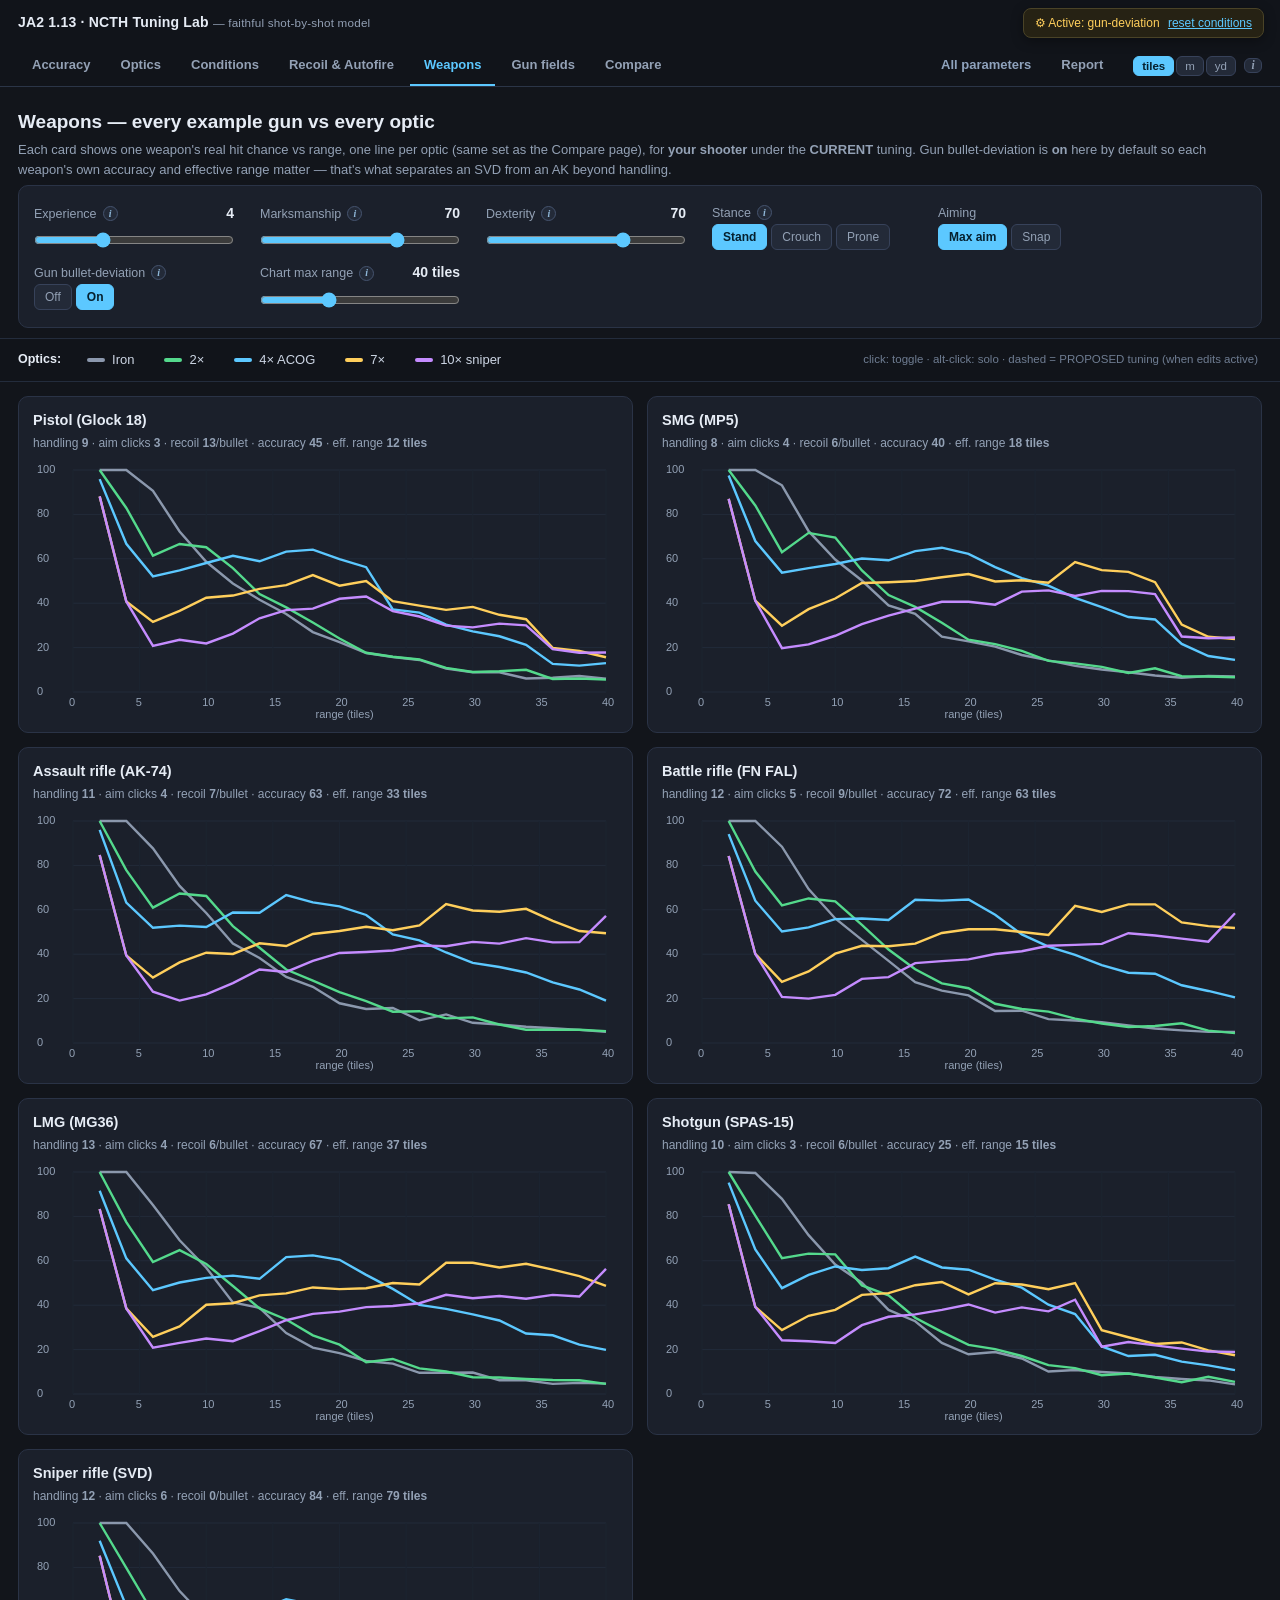
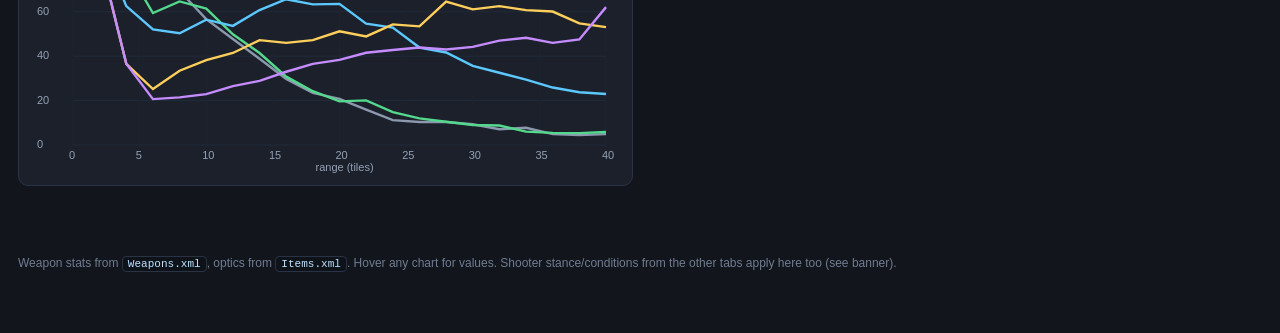
<file: weapons.html>
<!DOCTYPE html>
<html lang="en"><head>
<meta charset="utf-8"/><meta name="viewport" content="width=device-width, initial-scale=1"/>
<title>NCTH Lab — Weapons</title>
<link rel="stylesheet" href="assets/style.css"><script src="assets/ncth.js"></script><script src="assets/params.js"></script>
<style>
  .wgrid{display:grid;grid-template-columns:repeat(2,minmax(0,1fr));gap:14px;max-width:1780px;margin:0 auto;padding:0 18px 60px}
  @media(max-width:900px){.wgrid{grid-template-columns:1fr}}
  .wcard h3{margin:0 0 2px;font-size:14.5px}
  .wcard .stats{color:var(--mut);font-size:12px;margin:0 0 8px;font-variant-numeric:tabular-nums}
  .ctrl{max-width:1780px;margin:0 auto;padding:0 18px 10px}
  .ctrl .card{display:flex;flex-wrap:wrap;gap:4px 26px;align-items:flex-end}
  .ctrl .row{margin:4px 0;min-width:170px;flex:0 1 200px}
  /* sticky optic legend — stays visible while scrolling the weapon grid */
  .wlegend{position:sticky;z-index:15;background:rgba(18,21,27,.94);backdrop-filter:blur(6px);
    border-top:1px solid #232c3c;border-bottom:1px solid #232c3c;margin-bottom:14px}
  .wlegend .inner{max-width:1780px;margin:0 auto;padding:9px 18px;display:flex;gap:22px;align-items:center;
    flex-wrap:wrap;font-size:13px;color:var(--mut)}
  .wlegend .inner>b{color:var(--ink);font-size:12.5px}
  .wlegend span{display:inline-flex;align-items:center;gap:7px;color:#cdd6e4;cursor:pointer;user-select:none;padding:2px 4px;border-radius:6px}
  .wlegend span:hover{background:#232a38}
  .wlegend span.off{opacity:.32;text-decoration:line-through}
  .wlegend .hint{color:#6f7d92;font-size:11.5px;cursor:default;margin-left:auto}
  .wlegend .swatch{width:18px;height:4px;border-radius:2px;display:inline-block}
</style>
</head><body>
<div id="nav"></div>
<div id="banner"></div>
<div class="intro">
  <h1>Weapons — every example gun vs every optic</h1>
  <p>Each card shows one weapon's real hit chance vs range, one line per optic (same set as the Compare page), for <b>your shooter</b> under the <b>CURRENT</b> tuning. Gun bullet‑deviation is <b>on</b> here by default so each weapon's own accuracy and effective range matter — that's what separates an SVD from an AK beyond handling.</p>
</div>
<div class="ctrl"><div class="card" id="cbar"></div></div>
<div class="wlegend"><div class="inner" id="leg"></div></div>
<div class="wgrid" id="grid"></div>
<div class="foot">Weapon stats from <code>Weapons.xml</code>, optics from <code>Items.xml</code>. Hover any chart for values. Shooter stance/conditions from the other tabs apply here too (see banner).</div>
<script>
const N=NCTH, s=N.load();
if(s.wpnaim===undefined) s.wpnaim='max';
if(!Array.isArray(s.optvis)||s.optvis.length!==5) s.optvis=[1,1,1,1,1];
if(s.bulletdev===undefined||s._wpnInit===undefined){ s.bulletdev=1; s._wpnInit=1; }   // default ON for this page's first visit
document.getElementById('nav').innerHTML=N.nav('weapons.html');
const SC=[{n:'Iron',sight:'iron',mag:1,c:'#8b98ad'},{n:'2×',sight:'scope',mag:2,c:'#54d98c'},
  {n:'4× ACOG',sight:'scope',mag:4,c:'#5cc8ff'},{n:'7×',sight:'scope',mag:7,c:'#ffcf5c'},
  {n:'10× sniper',sight:'scope',mag:10,c:'#c58cff'}];
function renderLeg(){
  document.getElementById('leg').innerHTML='<b>Optics:</b>'+SC.map((o,i)=>
    `<span class="${s.optvis[i]?'':'off'}" data-oi="${i}" title="Click to show/hide this optic"><i class="swatch" style="background:${o.c}"></i>${o.n}</span>`).join('')+
    (s.optvis.some(v=>v)
      ? '<span class="hint">click: toggle · alt-click: solo · dashed = PROPOSED tuning (when edits active)</span>'
      : '<span class="hint" style="color:var(--warn)">⚠ all optics hidden — click an optic to show its line again</span>');
  document.querySelectorAll('#leg [data-oi]').forEach(el=>{ el.onclick=(e)=>{ const i=+el.dataset.oi;
    if(e.altKey) s.optvis=s.optvis.map((_,j)=>j===i?1:0);
    else s.optvis[i]=s.optvis[i]?0:1;
    N.save(s); renderLeg(); render(); }; });
}
renderLeg();
// pin the legend just below the sticky top nav
function pinLegend(){ const nav=document.querySelector('.topnav'), lg=document.querySelector('.wlegend');
  if(nav&&lg) lg.style.top=(nav.offsetHeight||0)+'px'; }
pinLegend(); window.addEventListener('resize',pinLegend);

document.getElementById('cbar').innerHTML=`
  <div class="row"><label>Experience</label><span class="val"></span><input data-bind="exp" type="range" min="1" max="10" step="1"></div>
  <div class="row"><label>Marksmanship</label><span class="val"></span><input data-bind="marks" type="range" min="0" max="100" step="1"></div>
  <div class="row"><label>Dexterity</label><span class="val"></span><input data-bind="dex" type="range" min="0" max="100" step="1"></div>
  <div class="row"><label>Stance</label><div class="seg" data-seg="stance"><button data-v="stand">Stand</button><button data-v="crouch">Crouch</button><button data-v="prone">Prone</button></div></div>
  <div class="row"><label>Aiming</label><div class="seg" data-seg="wpnaim"><button data-v="max">Max aim</button><button data-v="snap">Snap</button></div></div>
  <div class="row"><label>Gun bullet-deviation</label><div class="seg" data-seg="bulletdev" data-num><button data-v="0">Off</button><button data-v="1">On</button></div></div>
  <div class="row"><label>Chart max range</label><span class="val"></span><input data-bind="xmax" type="range" min="20" max="80" step="5" data-dist></div>`;

// build one card per weapon
document.getElementById('grid').innerHTML=N.WEAPONS.map((w,i)=>`
  <div class="chartbox wcard"><h3>${w.name}</h3>
    <div class="stats" id="st${i}"></div>
    <canvas id="wc${i}" height="260"></canvas>
  </div>`).join('');

const rngArr=()=>N.rangeArr(s.xmax,25);
function shooterFor(w){ return Object.assign({},s,{handling:w.handling,maxaim:w.maxaim,gunRecoil:w.gunRecoil,acc:w.acc,effRange:w.effRange}); }
function hitLine(sw,o,C,rng){ const t=s.wpnaim==='max'?sw.maxaim:0;
  return rng.map(d=>{ const cth=N.displayedCTH(sw,C,t,{dTiles:d,sight:o.sight,mag:o.mag});
    const apR=N.aperture(d*N.CELL,100-cth,C,sw,o.sight,o.mag,C.IRON_GRAD);
    const devR=N.bulletDevRadius(sw,C,d*N.CELL);
    return [d,100*N.hitProb(apR,C,sw,0,900,devR)]; }); }

function render(){
  const C=s.CUR, rng=rngArr(), xst=s.xmax>50?10:5;
  const hasProp=N.iniDiff(s).length>0;
  N.WEAPONS.forEach((w,i)=>{
    const sw=shooterFor(w);
    document.getElementById('st'+i).innerHTML=
      `handling <b>${w.handling}</b> · aim clicks <b>${w.maxaim}</b> · recoil <b>${w.gunRecoil}</b>/bullet · accuracy <b>${w.acc}</b> · eff. range <b>${N.fmtDist(w.effRange/N.CELL)}</b>`;
    const act=SC.filter((o,oi)=>s.optvis[oi]);
    let series=act.map(o=>({name:o.n,color:o.c,data:hitLine(sw,o,C,rng)}));
    if(hasProp) series=series.concat(act.map(o=>({name:o.n+' (proposed)',color:o.c,dash:[5,4],w:1.7,data:hitLine(sw,o,s.PROP,rng)})));
    N.lineChart(document.getElementById('wc'+i),{xmax:s.xmax,xstep:xst,xdist:true,group:'wpn',series});
    if(!act.length){ const cv=document.getElementById('wc'+i), ctx=cv.getContext('2d');
      ctx.fillStyle='#ffcf5c'; ctx.font='13px sans-serif';
      ctx.fillText('All optics hidden — click an optic in the legend above', 70, cv.height/2); }
  });
  N.pageChrome(s,render);
}
N.bind(document.body, s, render);
window.addEventListener('resize',render);
render();
</script>
</body></html>
</file>
<file: assets/style.css>
:root{
  --bg:#12151b; --panel:#1b202b; --panel2:#232a38; --ink:#e6ecf5; --mut:#93a1b5;
  --acc:#5cc8ff; --good:#54d98c; --warn:#ffcf5c; --bad:#ff6b6b; --prop:#c58cff; --line:#2c3444;
}
*{box-sizing:border-box}
body{margin:0;background:var(--bg);color:var(--ink);font:14px/1.55 -apple-system,Segoe UI,Roboto,Helvetica,Arial,sans-serif}
a{color:var(--acc)}
code{background:#0e1219;border:1px solid #2a3346;border-radius:4px;padding:1px 5px;color:#bfe3ff;font-size:.92em}

/* ---- top nav + tabs ---- */
.topnav{position:sticky;top:0;z-index:20;background:#12151bf2;backdrop-filter:blur(6px);border-bottom:1px solid #2b3547;padding:0 18px}
.topnav .brand{font-weight:700;font-size:14px;letter-spacing:.2px;padding:12px 0;color:var(--ink)}
.topnav .brand small{color:var(--mut);font-weight:400}
.tabs{display:flex;gap:2px;flex-wrap:wrap}
.tabs a{padding:9px 14px;color:var(--mut);text-decoration:none;font-size:13px;font-weight:600;border-bottom:2px solid transparent;white-space:nowrap}
.tabs a:hover{color:var(--ink)}
.tabs a.on{color:var(--acc);border-bottom-color:var(--acc)}
.tabs a.ref{margin-left:auto;color:#8fa3bd}
.intro{max-width:1500px;margin:0 auto;padding:14px 18px 0}
.intro h1{font-size:19px;margin:6px 0 4px}
.intro p{color:var(--mut);font-size:13px;margin:4px 0}

/* ---- layout ---- */
.lab{display:grid;grid-template-columns:375px minmax(0,1fr) 395px;gap:16px;padding:16px 18px;max-width:1820px;margin:0 auto;align-items:start}
.lab.two{grid-template-columns:1fr 1fr}
@media(max-width:1500px){.lab{grid-template-columns:330px minmax(0,1fr) 360px}}
@media(max-width:1240px){.lab,.lab.two{grid-template-columns:1fr}}
.col{display:flex;flex-direction:column;gap:14px}

/* ---- cards ---- */
.card{background:var(--panel);border:1px solid #2a3346;border-radius:10px;padding:13px 15px}
.card h2{margin:0 0 10px;font-size:12.5px;text-transform:uppercase;letter-spacing:.6px;color:var(--acc)}
.card h2 .propflag{color:var(--prop);text-transform:none;letter-spacing:0;font-size:11px;font-weight:400}
.note{color:var(--mut);font-size:12px;margin-top:9px;border-left:2px solid #37425a;padding-left:10px}

/* ---- controls: label above full-width slider ---- */
.row{display:flex;flex-wrap:wrap;align-items:baseline;gap:3px 10px;margin:11px 0}
.row label{order:1;flex:1 1 auto;color:var(--mut);white-space:normal;line-height:1.3;font-size:12.5px}
.row .val{order:2;flex:0 0 auto;font-variant-numeric:tabular-nums;min-width:40px;text-align:right;color:var(--ink);font-weight:700}
.row input[type=range],.row select,.row .seg{order:3;flex:1 1 100%;min-width:0}
input[type=range]{width:100%;accent-color:var(--acc);height:20px;margin:3px 0 0}
select{width:100%;background:var(--panel2);color:var(--ink);border:1px solid #37425a;border-radius:6px;padding:5px 7px}
.seg{display:flex;gap:4px;flex-wrap:wrap}
.seg button{background:var(--panel2);color:var(--mut);border:1px solid #37425a;border-radius:6px;padding:5px 10px;cursor:pointer;font-size:12px}
.seg button.on{background:var(--acc);color:#06202e;border-color:var(--acc);font-weight:700}

/* ---- charts ---- */
.chartbox{background:var(--panel);border:1px solid #2a3346;border-radius:10px;padding:12px 14px}
.chartbox h3{margin:0 0 2px;font-size:14px}
.chartbox .sub{color:var(--mut);font-size:12px;margin:0 0 8px}
canvas{width:100%;display:block}
.legend{display:flex;gap:14px;flex-wrap:wrap;font-size:12px;color:var(--mut);margin-top:6px}
.legend span{display:inline-flex;align-items:center;gap:6px}
.swatch{width:14px;height:3px;border-radius:2px;display:inline-block}

/* ---- tables / pills ---- */
table{border-collapse:collapse;width:100%;font-size:12.5px;font-variant-numeric:tabular-nums}
th,td{border:1px solid var(--line);padding:6px 8px;text-align:right;vertical-align:top}
th{background:var(--panel2);color:var(--mut);font-weight:600}
td:first-child,th:first-child{text-align:left}
.pill{display:inline-block;padding:1px 7px;border-radius:20px;font-size:11px;font-weight:700}
.p-good{background:rgba(84,217,140,.15);color:var(--good)}
.p-warn{background:rgba(255,207,92,.15);color:var(--warn)}
.p-bad{background:rgba(255,107,107,.15);color:var(--bad)}
.presets button{background:var(--panel2);border:1px solid #37425a;color:var(--ink);border-radius:7px;padding:7px 10px;cursor:pointer;margin:0 6px 6px 0;font-size:12px}
.presets button:hover{border-color:var(--acc)}
.foot{max-width:1500px;margin:0 auto;padding:8px 18px 60px;color:#6f7d92;font-size:12px}

/* ---- hover tooltip + unit switch ---- */
#ncth-tip{position:fixed;z-index:99;display:none;background:rgba(10,14,20,.96);border:1px solid #37425a;border-radius:8px;
  padding:7px 10px;font-size:12px;line-height:1.55;color:var(--ink);pointer-events:none;box-shadow:0 6px 18px rgba(0,0,0,.5);
  max-width:280px;font-variant-numeric:tabular-nums}
.unitseg{display:inline-flex;gap:2px;align-items:center;margin-left:14px;padding:5px 0}
.unitseg button{background:var(--panel2);color:var(--mut);border:1px solid #37425a;border-radius:6px;padding:3px 8px;cursor:pointer;font-size:11.5px}
.unitseg button.on{background:var(--acc);color:#06202e;border-color:var(--acc);font-weight:700}
canvas{cursor:crosshair}

/* ---- active-modifiers banner: fixed top-right pill, no layout impact ---- */
#banner{position:fixed;top:8px;right:16px;z-index:60;max-width:46vw;text-align:right;pointer-events:none}
#banner .banpill{display:inline-block;pointer-events:auto;background:rgba(41,36,20,.92);border:1px solid #4a4327;
  color:var(--warn);border-radius:8px;padding:5px 11px;font-size:12px;line-height:1.5;backdrop-filter:blur(4px);
  box-shadow:0 3px 12px rgba(0,0,0,.35)}
#banner .banpill a{color:var(--acc);margin-left:5px}
@media(max-width:1100px){#banner{position:static;max-width:none;text-align:left;padding:6px 18px}}

/* ---- per-card reset button ---- */
.card h2 .cardreset{float:right;background:none;border:1px solid #37425a;color:var(--mut);border-radius:6px;
  padding:1px 8px;font-size:10.5px;cursor:pointer;text-transform:none;letter-spacing:0;font-weight:400;line-height:1.5}
.card h2 .cardreset:hover{border-color:var(--acc);color:var(--acc)}

/* ---- vanilla-default indicators on tuning sliders ---- */
.wasval{color:var(--mut);font-weight:400;font-size:10.5px;white-space:nowrap}
.defmark{position:absolute;width:2px;height:11px;background:#94a7c4;opacity:.65;border-radius:1px;pointer-events:none;bottom:7px;z-index:1}

/* ---- info buttons + modal ---- */
.ib{display:inline-flex;align-items:center;justify-content:center;width:15px;height:15px;margin-left:6px;border-radius:50%;
  border:1px solid #45536e;background:var(--panel2);color:#8fb7d8;font-size:10px;font-weight:700;cursor:pointer;
  vertical-align:1px;padding:0;line-height:1;font-family:Georgia,serif;font-style:italic}
.ib:hover{border-color:var(--acc);color:var(--acc)}
#ncth-modal{position:fixed;inset:0;z-index:100;display:none;background:rgba(6,9,14,.62);backdrop-filter:blur(2px)}
#ncth-modal .im-card{position:relative;max-width:580px;margin:9vh auto 0;background:var(--panel);border:1px solid #37425a;
  border-radius:12px;padding:18px 20px 14px;max-height:76vh;overflow:auto;box-shadow:0 12px 40px rgba(0,0,0,.6)}
#ncth-modal h3{margin:0 30px 6px 0;font-size:15px;color:var(--acc);font-family:ui-monospace,Menlo,monospace;word-break:break-all}
#ncth-modal .im-x{position:absolute;top:8px;right:12px;background:none;border:0;color:var(--mut);font-size:22px;cursor:pointer;line-height:1}
#ncth-modal .im-x:hover{color:var(--ink)}
#ncth-modal .im-meta{color:var(--mut);font-size:12px;margin-bottom:8px}
#ncth-modal p{font-size:13px;line-height:1.6;margin:8px 0;color:var(--ink)}
#ncth-modal .im-hr{border-left:3px solid var(--warn);background:#1a1f2a;padding:8px 12px;border-radius:0 8px 8px 0;color:#e8dcc0;font-style:italic}
#ncth-modal .im-hr span{color:var(--mut);font-size:11.5px;font-style:normal}
#ncth-modal .im-src{color:var(--mut);font-size:11.5px;border-top:1px solid #2a3346;padding-top:9px;margin-top:12px}
</file>
